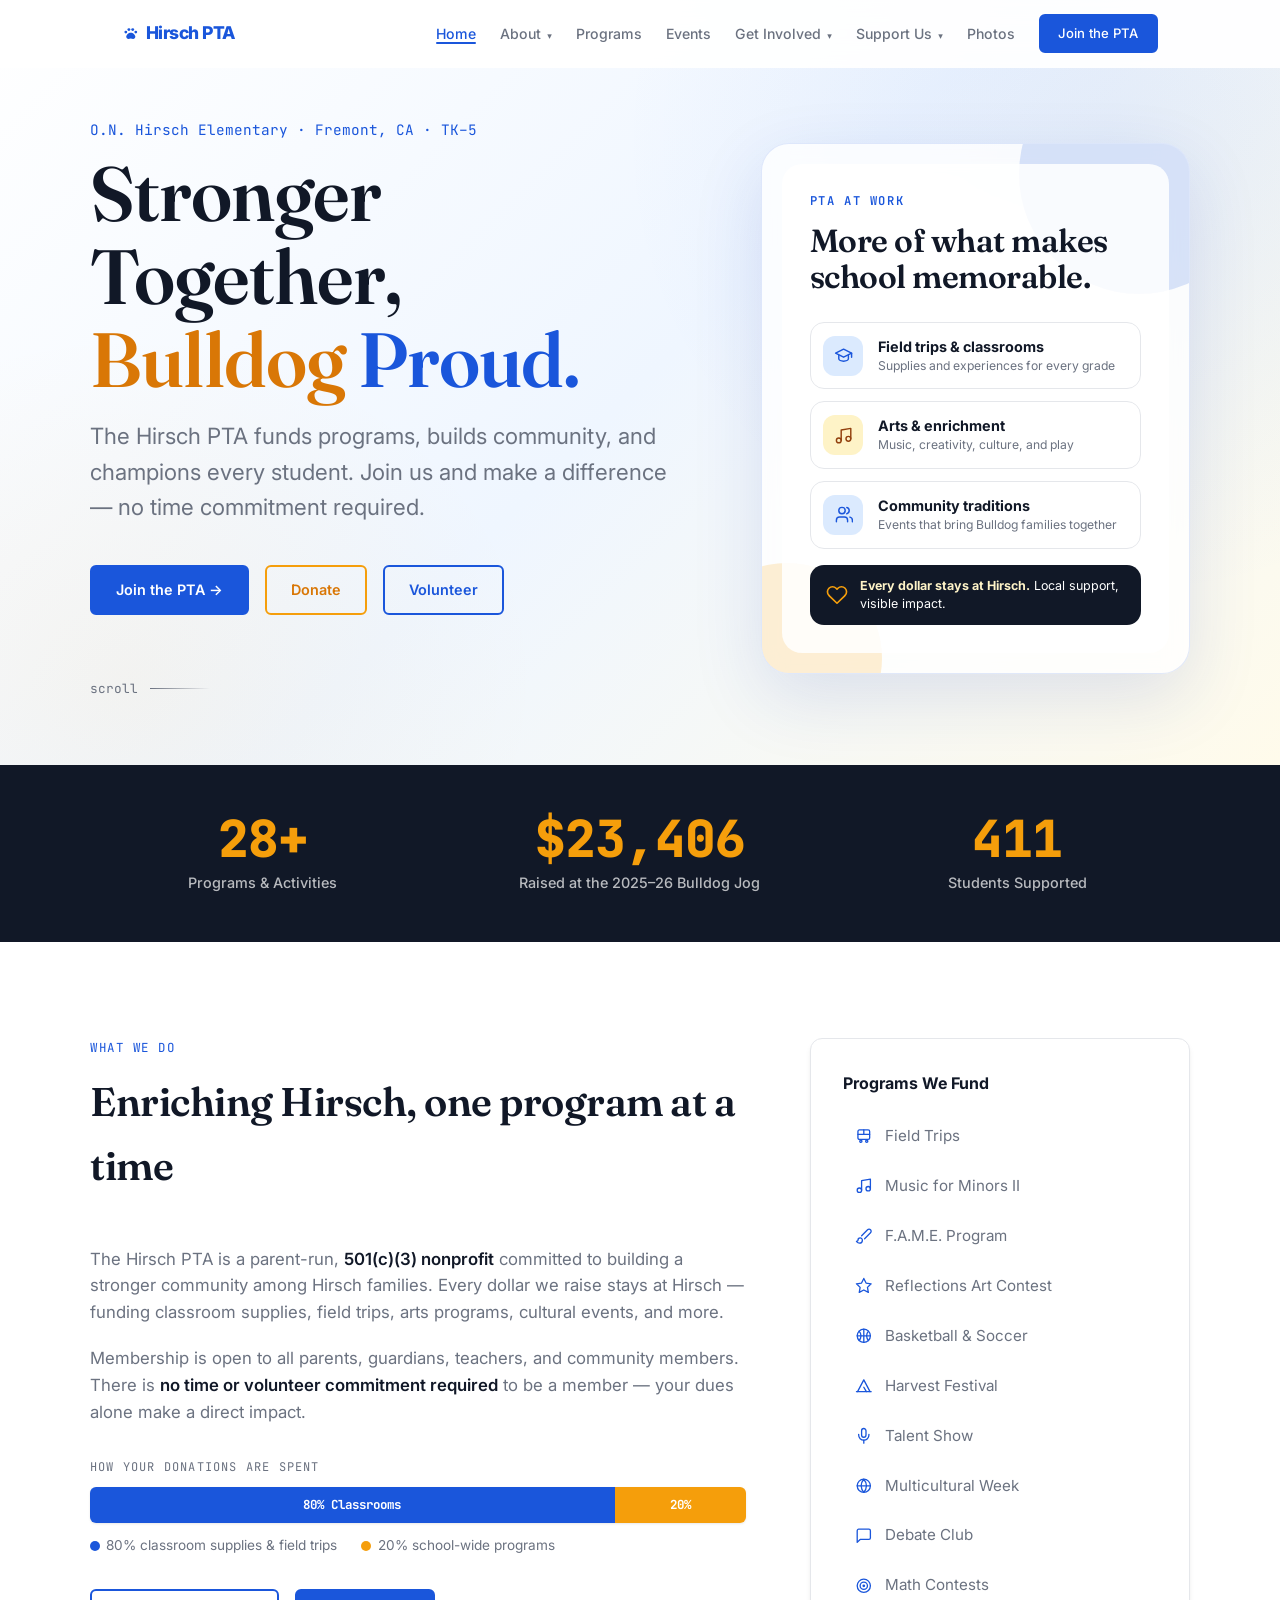
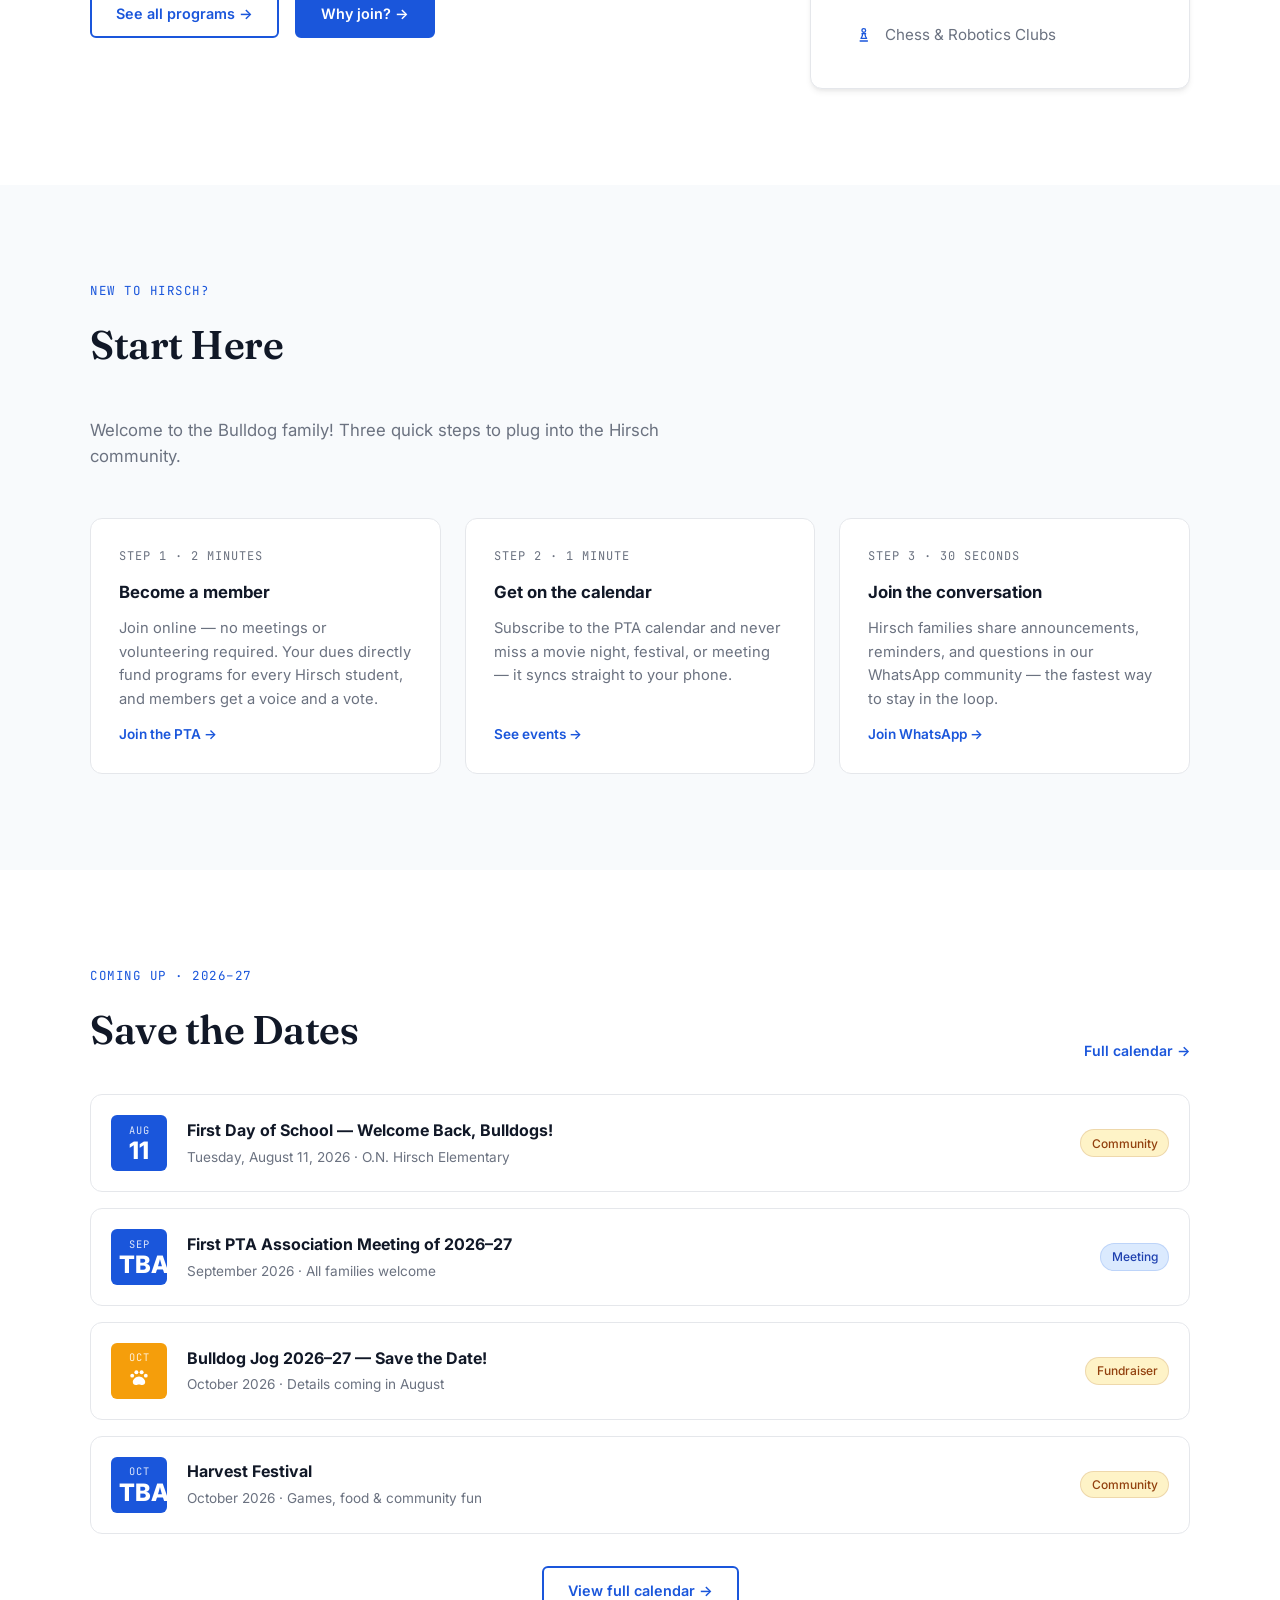
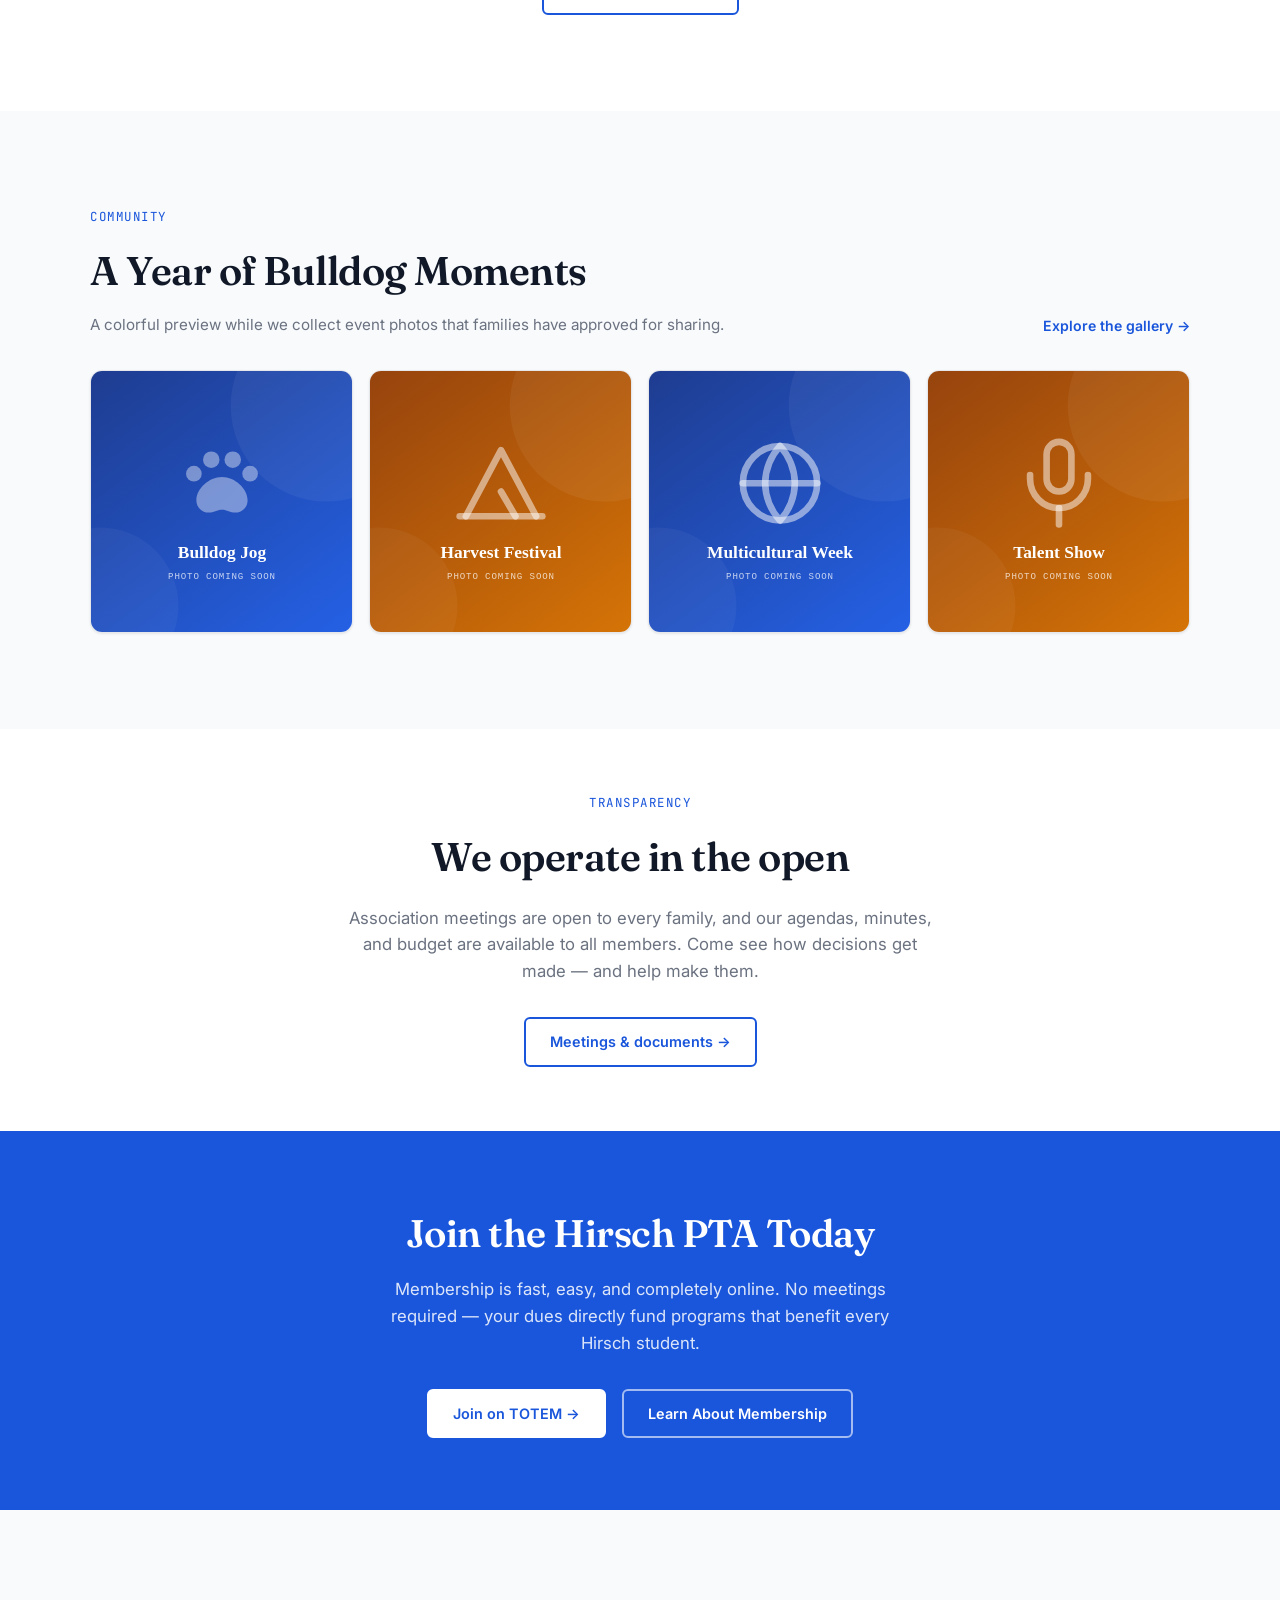
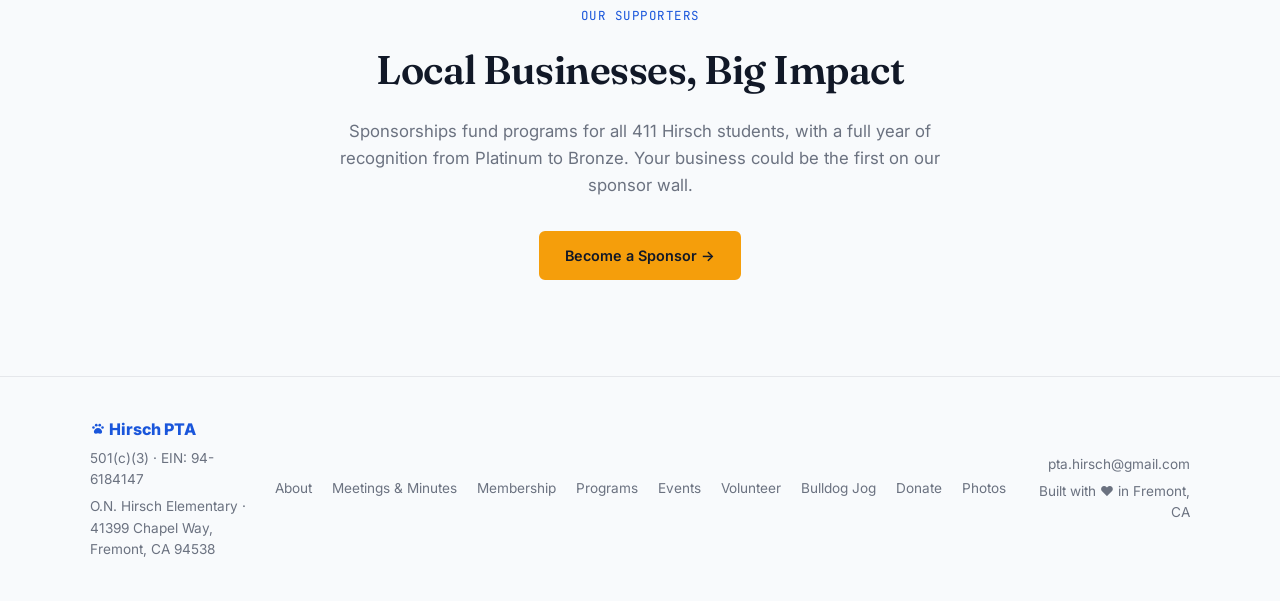
<file: index.html>
<!DOCTYPE html>
<html lang="en">
<head>
  <meta charset="UTF-8" />
  <meta name="viewport" content="width=device-width, initial-scale=1.0" />
  <title>Hirsch Elementary PTA – Fremont, CA</title>
  <meta name="description" content="O.N. Hirsch Elementary PTA — building community, funding programs, and supporting 411 students in Fremont, CA. Join today." />
  <meta property="og:title" content="Hirsch Elementary PTA" />
  <meta property="og:description" content="Building community at O.N. Hirsch Elementary. Join the PTA, donate, or volunteer." />
  <meta property="og:type" content="website" />
  <meta property="og:url" content="https://hirschpta.org/" />
  <meta property="og:image" content="https://hirschpta.org/assets/og.png" />
  <meta property="og:image:width" content="1729" />
  <meta property="og:image:height" content="910" />
  <meta property="og:image:alt" content="Hirsch PTA — Stronger Together, Bulldog Proud." />
  <meta name="twitter:card" content="summary_large_image" />
  <link rel="icon" href="assets/favicon.svg" type="image/svg+xml" />
  <link rel="preconnect" href="https://fonts.googleapis.com" />
  <link rel="preconnect" href="https://fonts.gstatic.com" crossorigin />
  <link href="https://fonts.googleapis.com/css2?family=Fraunces:opsz,wght@9..144,600..700&family=Inter:wght@300;400;500;600;700;800&family=JetBrains+Mono:wght@400;500&display=swap" rel="stylesheet" />
  <link rel="stylesheet" href="css/styles.css?v=20260724" />
  <script type="application/ld+json">
  {
    "@context": "https://schema.org",
    "@type": "NGO",
    "name": "O.N. Hirsch Elementary PTA",
    "alternateName": "Hirsch PTA",
    "url": "https://hirschpta.org/",
    "email": "pta.hirsch@gmail.com",
    "description": "Parent-run 501(c)(3) nonprofit supporting students at O.N. Hirsch Elementary in Fremont, CA.",
    "taxID": "94-6184147",
    "address": {
      "@type": "PostalAddress",
      "streetAddress": "41399 Chapel Way",
      "addressLocality": "Fremont",
      "addressRegion": "CA",
      "postalCode": "94538",
      "addressCountry": "US"
    }
  }
  </script>
</head>
<body data-page="home">

  <a class="skip-link" href="#main">Skip to content</a>

  <div data-nav></div>

  <!-- HERO -->
  <section class="hero" id="hero" tabindex="-1"><span id="main"></span>
    <div class="hero-inner">
      <div class="hero-copy">
        <p class="hero-eyebrow">O.N. Hirsch Elementary &middot; Fremont, CA &middot; TK–5</p>
        <h1 class="hero-title">
          Stronger Together,<br>
          <span class="highlight-gold">Bulldog</span> <span class="highlight">Proud.</span>
        </h1>
        <p class="hero-sub">
          The Hirsch PTA funds programs, builds community, and champions every student.
          Join us and make a difference — no time commitment required.
        </p>
        <div class="hero-cta">
          <a href="/membership" class="btn btn-primary">Join the PTA &rarr;</a>
          <a href="/donate" class="btn btn-gold-outline">Donate</a>
          <a href="/volunteer" class="btn btn-outline">Volunteer</a>
        </div>
        <div class="hero-scroll-hint">
          <span>scroll</span>
          <div class="scroll-line"></div>
        </div>
      </div>
      <aside class="hero-impact-card" aria-label="How the Hirsch PTA helps">
        <div class="hero-impact-orbit hero-impact-orbit-blue"></div>
        <div class="hero-impact-orbit hero-impact-orbit-gold"></div>
        <div class="hero-impact-content">
          <p class="hero-impact-eyebrow">PTA at work</p>
          <h2 class="hero-impact-title">More of what makes school memorable.</h2>
          <ul class="hero-impact-list">
            <li>
              <span class="hero-impact-icon"><svg class="icon" aria-hidden="true"><use href="#i-grad"/></svg></span>
              <span><strong>Field trips &amp; classrooms</strong><small>Supplies and experiences for every grade</small></span>
            </li>
            <li>
              <span class="hero-impact-icon hero-impact-icon-gold"><svg class="icon" aria-hidden="true"><use href="#i-music"/></svg></span>
              <span><strong>Arts &amp; enrichment</strong><small>Music, creativity, culture, and play</small></span>
            </li>
            <li>
              <span class="hero-impact-icon"><svg class="icon" aria-hidden="true"><use href="#i-users"/></svg></span>
              <span><strong>Community traditions</strong><small>Events that bring Bulldog families together</small></span>
            </li>
          </ul>
          <div class="hero-impact-note">
            <svg class="icon" aria-hidden="true"><use href="#i-heart"/></svg>
            <span><strong>Every dollar stays at Hirsch.</strong> Local support, visible impact.</span>
          </div>
        </div>
      </aside>
    </div>
    <div class="hero-bg-accent"></div>
    <div class="hero-bg-gold"></div>
  </section>

  <!-- IMPACT BAR -->
  <div class="impact-bar">
    <div class="container">
      <div class="stat-item">
        <div class="stat-number">28+</div>
        <div class="stat-label">Programs &amp; Activities</div>
      </div>
      <div class="stat-item">
        <div class="stat-number">$23,406</div>
        <div class="stat-label">Raised at the 2025–26 Bulldog Jog</div>
      </div>
      <div class="stat-item">
        <div class="stat-number">411</div>
        <div class="stat-label">Students Supported</div>
      </div>
    </div>
  </div>

  <!-- WHAT WE DO -->
  <section class="section" id="about">
    <div class="container">
      <div class="what-grid">
        <div class="what-text">
          <div class="section-label">What We Do</div>
          <h2 class="section-title">Enriching Hirsch, one program at a time</h2>
          <p>
            The Hirsch PTA is a parent-run, <strong>501(c)(3) nonprofit</strong> committed to building a
            stronger community among Hirsch families. Every dollar we raise stays at Hirsch — funding
            classroom supplies, field trips, arts programs, cultural events, and more.
          </p>
          <p>
            Membership is open to all parents, guardians, teachers, and community members. There is
            <strong>no time or volunteer commitment required</strong> to be a member — your dues alone
            make a direct impact.
          </p>
          <div class="fund-bar-wrap">
            <div class="fund-bar-label">How your donations are spent</div>
            <div class="fund-bar">
              <div class="fund-bar-segment fund-bar-classroom">80% Classrooms</div>
              <div class="fund-bar-segment fund-bar-programs">20%</div>
            </div>
            <div class="fund-bar-legend">
              <span><span class="fund-dot fund-dot-blue"></span> 80% classroom supplies &amp; field trips</span>
              <span><span class="fund-dot fund-dot-gold"></span> 20% school-wide programs</span>
            </div>
          </div>
          <div style="margin-top:2rem; display:flex; gap:1rem; flex-wrap:wrap;">
            <a href="/programs" class="btn btn-outline">See all programs &rarr;</a>
            <a href="/membership" class="btn btn-primary">Why join? &rarr;</a>
          </div>
        </div>
        <div class="what-sidebar">
          <div class="sidebar-title">Programs We Fund</div>
          <div class="program-highlights">
            <div class="program-highlight-item"><span class="program-highlight-icon"><svg class="icon" aria-hidden="true"><use href="#i-bus"/></svg></span> Field Trips</div>
            <div class="program-highlight-item"><span class="program-highlight-icon"><svg class="icon" aria-hidden="true"><use href="#i-music"/></svg></span> Music for Minors II</div>
            <div class="program-highlight-item"><span class="program-highlight-icon"><svg class="icon" aria-hidden="true"><use href="#i-brush"/></svg></span> F.A.M.E. Program</div>
            <div class="program-highlight-item"><span class="program-highlight-icon"><svg class="icon" aria-hidden="true"><use href="#i-star"/></svg></span> Reflections Art Contest</div>
            <div class="program-highlight-item"><span class="program-highlight-icon"><svg class="icon" aria-hidden="true"><use href="#i-basketball"/></svg></span> Basketball &amp; Soccer</div>
            <div class="program-highlight-item"><span class="program-highlight-icon"><svg class="icon" aria-hidden="true"><use href="#i-tent"/></svg></span> Harvest Festival</div>
            <div class="program-highlight-item"><span class="program-highlight-icon"><svg class="icon" aria-hidden="true"><use href="#i-mic"/></svg></span> Talent Show</div>
            <div class="program-highlight-item"><span class="program-highlight-icon"><svg class="icon" aria-hidden="true"><use href="#i-globe"/></svg></span> Multicultural Week</div>
            <div class="program-highlight-item"><span class="program-highlight-icon"><svg class="icon" aria-hidden="true"><use href="#i-message"/></svg></span> Debate Club</div>
            <div class="program-highlight-item"><span class="program-highlight-icon"><svg class="icon" aria-hidden="true"><use href="#i-target"/></svg></span> Math Contests</div>
            <div class="program-highlight-item"><span class="program-highlight-icon"><svg class="icon" aria-hidden="true"><use href="#i-chess"/></svg></span> Chess &amp; Robotics Clubs</div>
          </div>
        </div>
      </div>
    </div>
  </section>

  <!-- NEW FAMILIES -->
  <section class="section section-alt" id="start-here">
    <div class="container">
      <div class="section-label">New to Hirsch?</div>
      <h2 class="section-title">Start Here</h2>
      <p class="section-subtitle">Welcome to the Bulldog family! Three quick steps to plug into the Hirsch community.</p>
      <div class="news-grid">
        <div class="news-card">
          <span class="news-date">Step 1 &middot; 2 minutes</span>
          <h3 class="news-title">Become a member</h3>
          <p class="news-excerpt">Join online — no meetings or volunteering required. Your dues directly fund programs for every Hirsch student, and members get a voice and a vote.</p>
          <a href="/membership" class="news-link">Join the PTA &rarr;</a>
        </div>
        <div class="news-card">
          <span class="news-date">Step 2 &middot; 1 minute</span>
          <h3 class="news-title">Get on the calendar</h3>
          <p class="news-excerpt">Subscribe to the PTA calendar and never miss a movie night, festival, or meeting — it syncs straight to your phone.</p>
          <a href="/events" class="news-link">See events &rarr;</a>
        </div>
        <div class="news-card">
          <span class="news-date">Step 3 &middot; 30 seconds</span>
          <h3 class="news-title">Join the conversation</h3>
          <p class="news-excerpt">Hirsch families share announcements, reminders, and questions in our WhatsApp community — the fastest way to stay in the loop.</p>
          <a href="https://chat.whatsapp.com/FNg6wn9coPvFLiYN0dNNEo?mode=ac_t" target="_blank" rel="noopener" class="news-link">Join WhatsApp &rarr;</a>
        </div>
      </div>
    </div>
  </section>

  <!-- UPCOMING EVENTS PREVIEW -->
  <section class="section" id="events-preview">
    <div class="container">
      <div class="section-header">
        <div>
          <div class="section-label">Coming Up &middot; 2026–27</div>
          <h2 class="section-title" style="margin-bottom:0">Save the Dates</h2>
        </div>
        <a href="/events" class="view-all">Full calendar &rarr;</a>
      </div>
      <div class="events-preview">
        <div class="event-item">
          <div class="event-date-badge">
            <div class="event-date-month">Aug</div>
            <div class="event-date-day">11</div>
          </div>
          <div class="event-info">
            <div class="event-name">First Day of School — Welcome Back, Bulldogs!</div>
            <div class="event-meta">Tuesday, August 11, 2026 &middot; O.N. Hirsch Elementary</div>
          </div>
          <span class="tag tag-community">Community</span>
        </div>
        <div class="event-item">
          <div class="event-date-badge">
            <div class="event-date-month">Sep</div>
            <div class="event-date-day">TBA</div>
          </div>
          <div class="event-info">
            <div class="event-name">First PTA Association Meeting of 2026–27</div>
            <div class="event-meta">September 2026 &middot; All families welcome</div>
          </div>
          <span class="tag">Meeting</span>
        </div>
        <div class="event-item">
          <div class="event-date-badge" style="background:var(--gold)">
            <div class="event-date-month">Oct</div>
            <div class="event-date-day"><svg class="icon" aria-hidden="true"><use href="#i-paw"/></svg></div>
          </div>
          <div class="event-info">
            <div class="event-name">Bulldog Jog 2026–27 — Save the Date!</div>
            <div class="event-meta">October 2026 &middot; Details coming in August</div>
          </div>
          <span class="tag tag-community">Fundraiser</span>
        </div>
        <div class="event-item">
          <div class="event-date-badge">
            <div class="event-date-month">Oct</div>
            <div class="event-date-day">TBA</div>
          </div>
          <div class="event-info">
            <div class="event-name">Harvest Festival</div>
            <div class="event-meta">October 2026 &middot; Games, food &amp; community fun</div>
          </div>
          <span class="tag tag-community">Community</span>
        </div>
      </div>
      <div style="margin-top:2rem; text-align:center;">
        <a href="/events" class="btn btn-outline">View full calendar &rarr;</a>
      </div>
    </div>
  </section>

  <!-- PHOTO TEASER -->
  <section class="section section-alt" id="photos-preview">
    <div class="container">
      <div class="section-header">
        <div>
          <div class="section-label">Community</div>
          <h2 class="section-title" style="margin-bottom:0">A Year of Bulldog Moments</h2>
          <p class="section-header-note">A colorful preview while we collect event photos that families have approved for sharing.</p>
        </div>
        <a href="/gallery" class="view-all">Explore the gallery &rarr;</a>
      </div>
      <div class="photo-teaser-grid">
        <a class="gallery-item" href="/gallery">
          <img src="assets/gallery/bulldog-jog-1.svg" alt="Bulldog Jog illustration" loading="lazy">
          <span class="gallery-item-caption">Bulldog Jog</span>
        </a>
        <a class="gallery-item" href="/gallery">
          <img src="assets/gallery/harvest-1.svg" alt="Harvest Festival illustration" loading="lazy">
          <span class="gallery-item-caption">Harvest Festival</span>
        </a>
        <a class="gallery-item" href="/gallery">
          <img src="assets/gallery/multicultural-1.svg" alt="Multicultural Week illustration" loading="lazy">
          <span class="gallery-item-caption">Multicultural Week</span>
        </a>
        <a class="gallery-item" href="/gallery">
          <img src="assets/gallery/talent-show-1.svg" alt="Talent Show illustration" loading="lazy">
          <span class="gallery-item-caption">Talent Show</span>
        </a>
      </div>
    </div>
  </section>

  <!-- TRANSPARENCY STRIP -->
  <section class="section" id="transparency" style="padding-top:4rem; padding-bottom:4rem;">
    <div class="container" style="text-align:center;">
      <div class="section-label">Transparency</div>
      <h2 class="section-title" style="margin-bottom:1rem;">We operate in the open</h2>
      <p class="section-subtitle" style="margin:0 auto 2rem;">
        Association meetings are open to every family, and our agendas, minutes, and budget
        are available to all members. Come see how decisions get made — and help make them.
      </p>
      <a href="/meetings" class="btn btn-outline">Meetings &amp; documents &rarr;</a>
    </div>
  </section>

  <!-- JOIN CTA -->
  <div class="cta-band">
    <div class="container">
      <h2>Join the Hirsch PTA Today</h2>
      <p>
        Membership is fast, easy, and completely online. No meetings required —
        your dues directly fund programs that benefit every Hirsch student.
      </p>
      <div class="cta-band-btns">
        <a href="https://jointotem.com/ca/fremont/o-n-hirsch-elementary-pta" target="_blank" rel="noopener" class="btn btn-white">Join on TOTEM &rarr;</a>
        <a href="/membership" class="btn btn-white-outline">Learn About Membership</a>
      </div>
    </div>
  </div>

  <!-- SPONSORS -->
  <section class="section section-alt" id="sponsors">
    <div class="container" style="text-align:center;">
      <div class="section-label">Our Supporters</div>
      <h2 class="section-title" style="margin-bottom:1rem;">Local Businesses, Big Impact</h2>
      <p class="section-subtitle" style="margin:0 auto 2rem;">
        Sponsorships fund programs for all 411 Hirsch students, with a full year of recognition
        from Platinum to Bronze. Your business could be the first on our sponsor wall.
      </p>
      <a href="/donate#sponsors" class="btn btn-gold">Become a Sponsor &rarr;</a>
    </div>
  </section>

  <div data-footer></div>

  <script src="js/layout.js?v=20260806b"></script>
  <script src="js/main.js?v=20260724"></script>
</body>
</html>
</file>
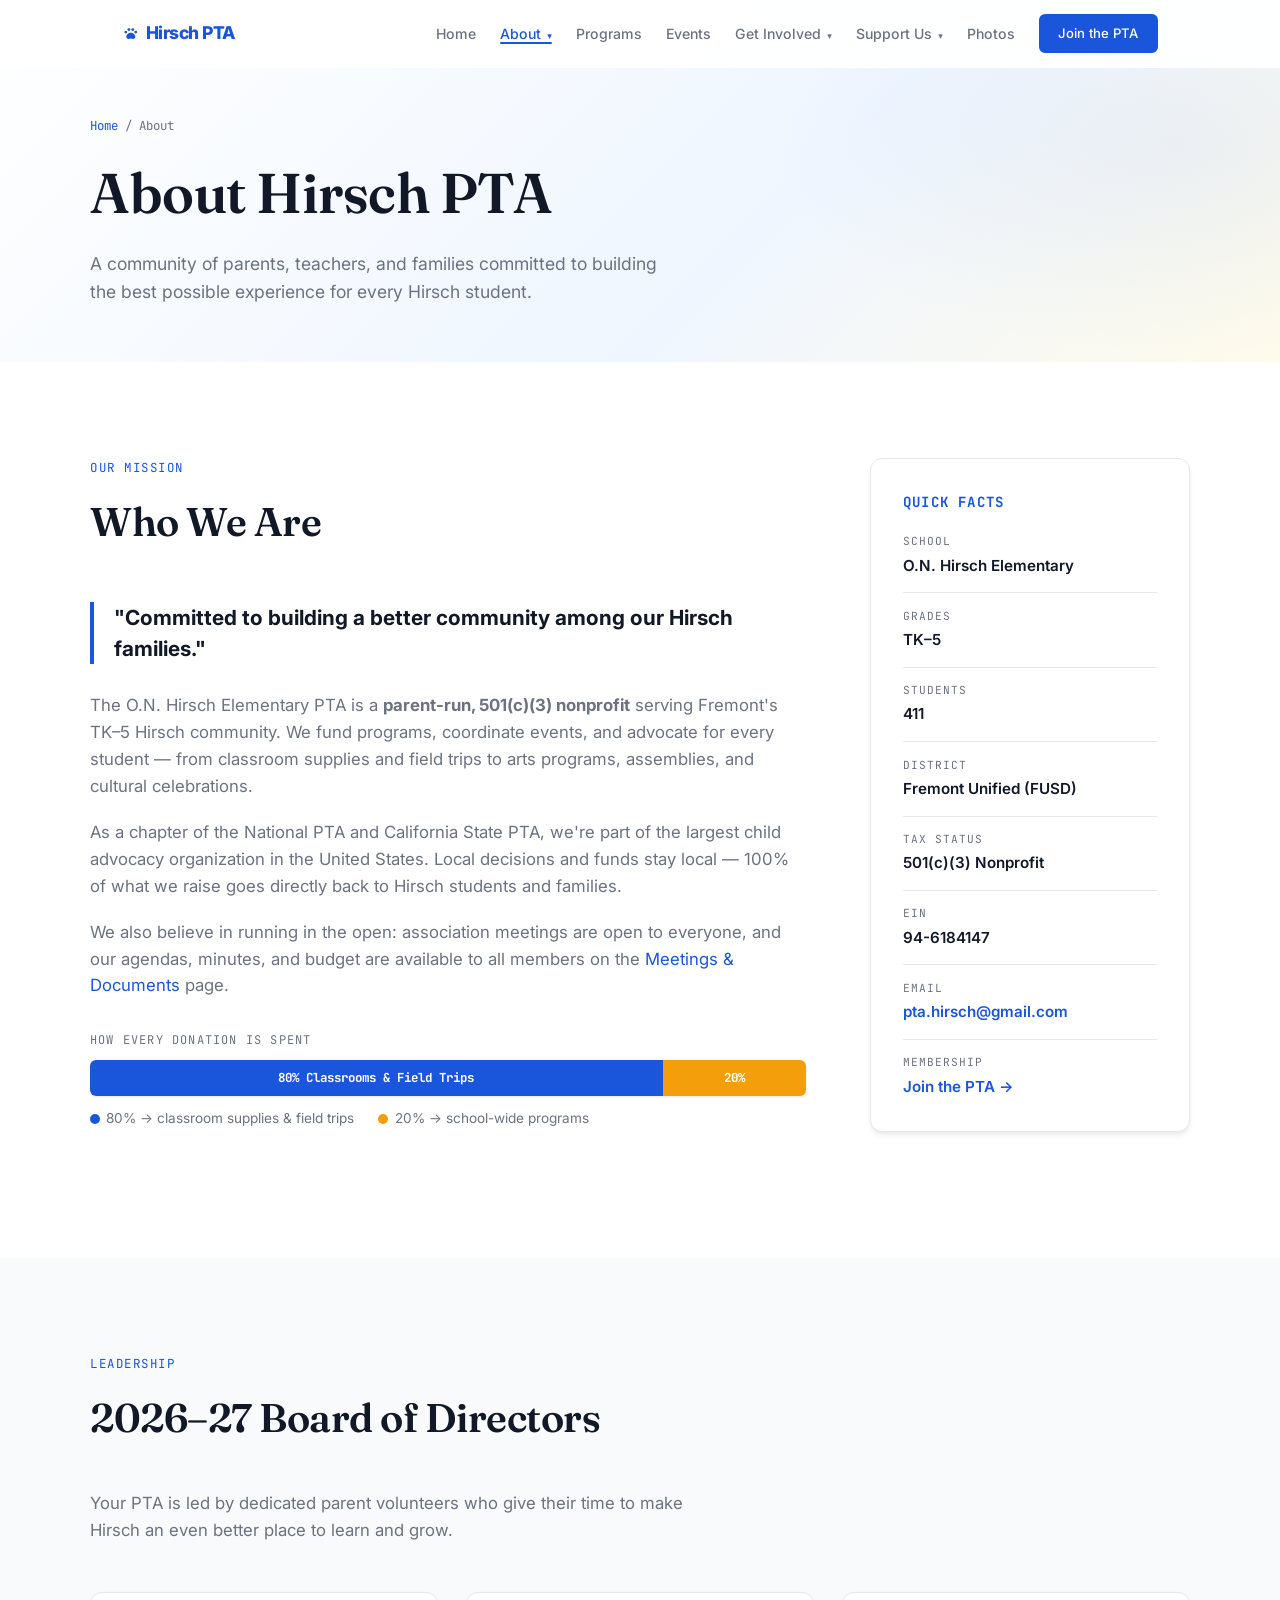
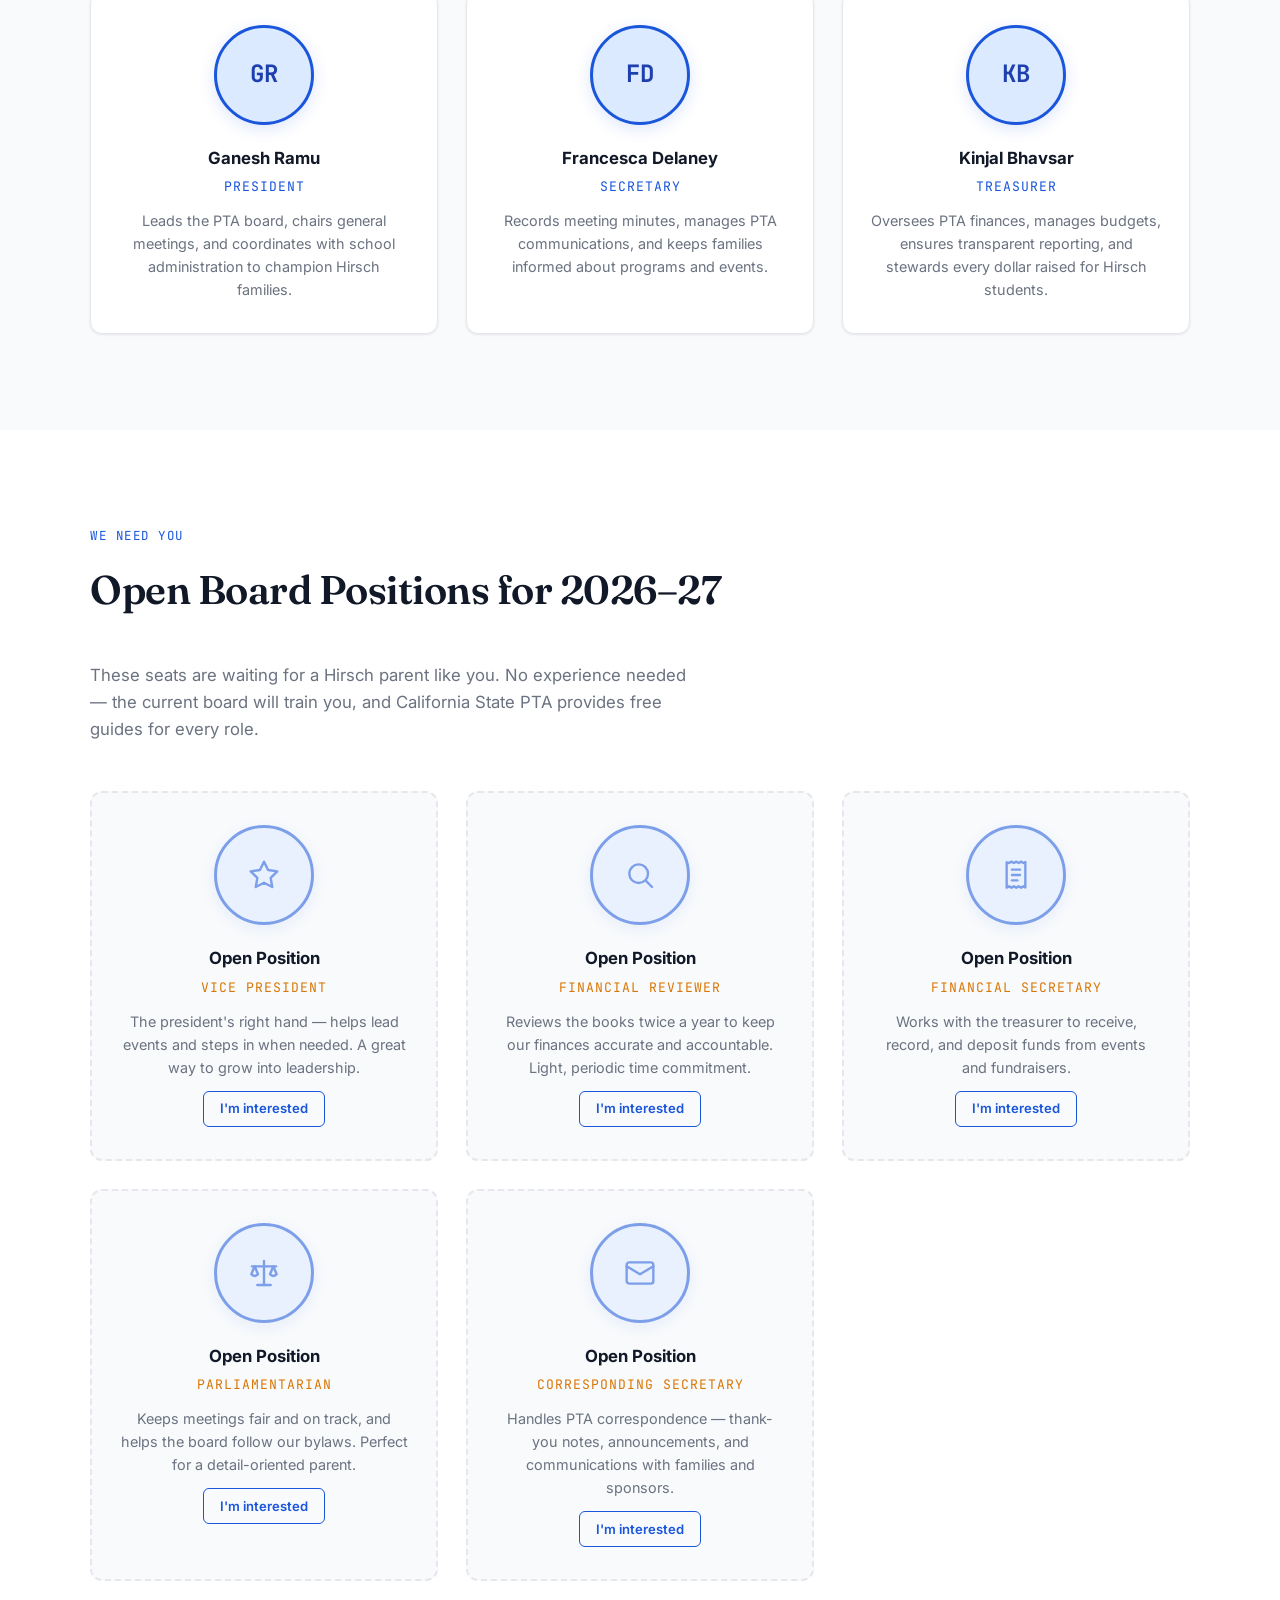
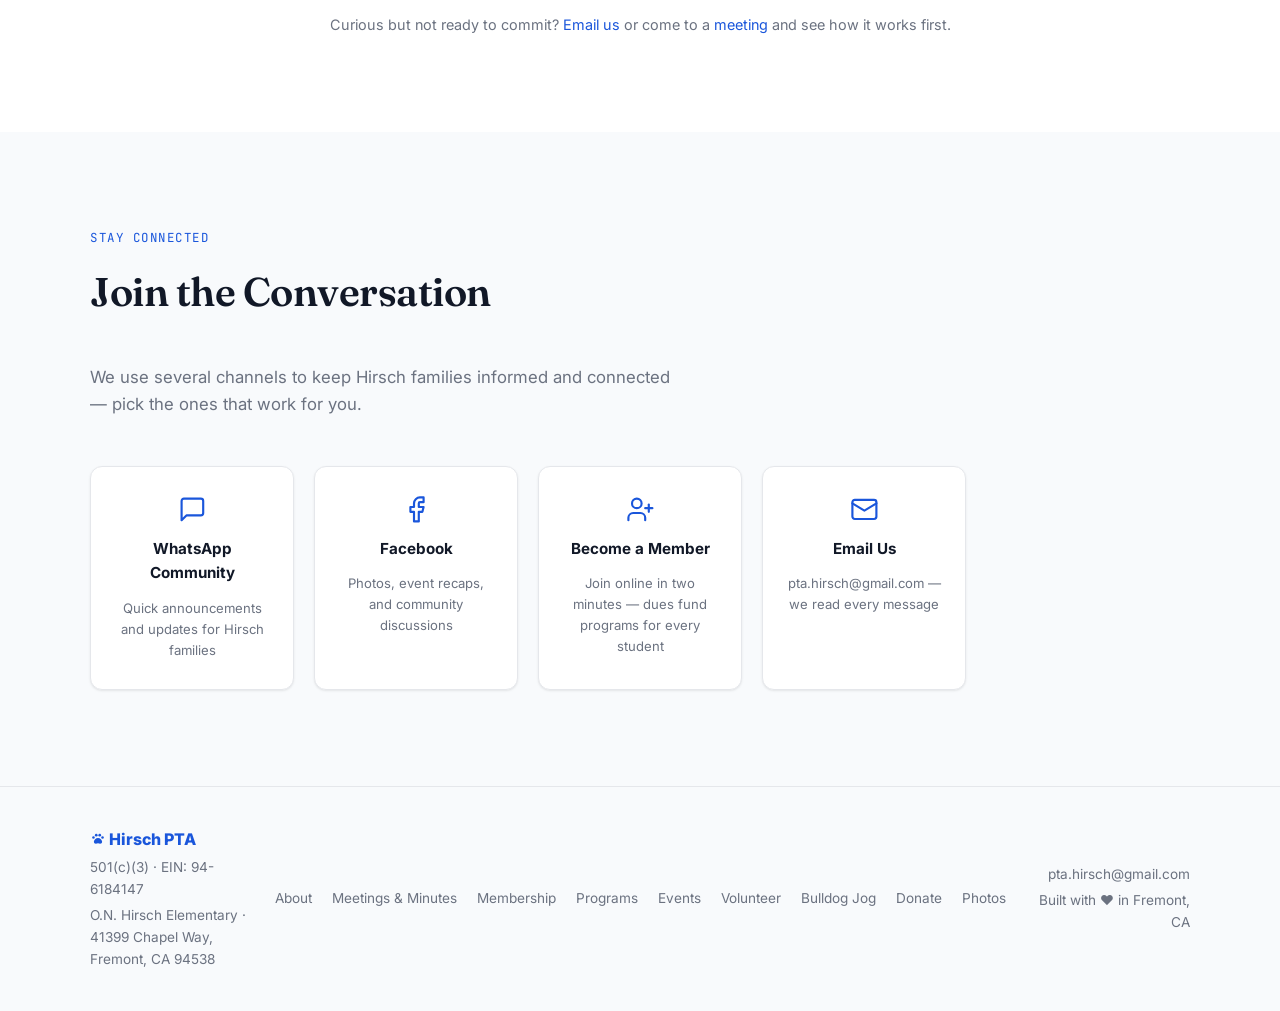
<file: about.html>
<!DOCTYPE html>
<html lang="en">
<head>
  <meta charset="UTF-8" />
  <meta name="viewport" content="width=device-width, initial-scale=1.0" />
  <title>About Us | Hirsch PTA</title>
  <meta name="description" content="Learn about the Hirsch Elementary PTA — our mission, board of directors, open positions, and how we support 411 students in Fremont, CA." />
  <meta property="og:title" content="About Hirsch PTA" />
  <meta property="og:description" content="Meet the parent-run nonprofit building community and supporting every student at O.N. Hirsch Elementary." />
  <meta property="og:type" content="website" />
  <meta property="og:url" content="https://hirschpta.org/about" />
  <meta property="og:image" content="https://hirschpta.org/assets/og.png" />
  <meta property="og:image:width" content="1729" />
  <meta property="og:image:height" content="910" />
  <meta property="og:image:alt" content="Hirsch PTA — Stronger Together, Bulldog Proud." />
  <meta name="twitter:card" content="summary_large_image" />
  <link rel="icon" href="assets/favicon.svg" type="image/svg+xml" />
  <link rel="preconnect" href="https://fonts.googleapis.com" />
  <link rel="preconnect" href="https://fonts.gstatic.com" crossorigin />
  <link href="https://fonts.googleapis.com/css2?family=Fraunces:opsz,wght@9..144,600..700&family=Inter:wght@300;400;500;600;700;800&family=JetBrains+Mono:wght@400;500&display=swap" rel="stylesheet" />
  <link rel="stylesheet" href="css/styles.css?v=20260724" />
</head>
<body data-page="about">

  <a class="skip-link" href="#main">Skip to content</a>

  <div data-nav></div>

  <!-- PAGE HERO -->
  <div class="page-hero" id="main">
    <div class="page-hero-inner">
      <div class="breadcrumb"><a href="/">Home</a> / About</div>
      <h1 class="page-hero-title">About Hirsch PTA</h1>
      <p class="page-hero-sub">A community of parents, teachers, and families committed to building the best possible experience for every Hirsch student.</p>
    </div>
  </div>

  <!-- MISSION -->
  <section class="section" id="mission">
    <div class="container">
      <div class="mission-grid">
        <div class="mission-text">
          <div class="section-label">Our Mission</div>
          <h2 class="section-title">Who We Are</h2>
          <div class="mission-quote">
            "Committed to building a better community among our Hirsch families."
          </div>
          <p>
            The O.N. Hirsch Elementary PTA is a <strong>parent-run, 501(c)(3) nonprofit</strong>
            serving Fremont's TK–5 Hirsch community. We fund programs, coordinate events, and
            advocate for every student — from classroom supplies and field trips to arts programs,
            assemblies, and cultural celebrations.
          </p>
          <p>
            As a chapter of the National PTA and California State PTA, we're part of the largest
            child advocacy organization in the United States. Local decisions and funds stay local —
            100% of what we raise goes directly back to Hirsch students and families.
          </p>
          <p>
            We also believe in running in the open: association meetings are open to everyone, and our
            agendas, minutes, and budget are available to all members on the
            <a href="/meetings" style="color:var(--accent);">Meetings &amp; Documents</a> page.
          </p>

          <div class="fund-bar-wrap" style="margin-top:2rem;">
            <div class="fund-bar-label">How every donation is spent</div>
            <div class="fund-bar">
              <div class="fund-bar-segment fund-bar-classroom">80% Classrooms &amp; Field Trips</div>
              <div class="fund-bar-segment fund-bar-programs">20%</div>
            </div>
            <div class="fund-bar-legend">
              <span><span class="fund-dot fund-dot-blue"></span> 80% &rarr; classroom supplies &amp; field trips</span>
              <span><span class="fund-dot fund-dot-gold"></span> 20% &rarr; school-wide programs</span>
            </div>
          </div>
        </div>

        <div class="facts-card">
          <div class="facts-card-title">Quick Facts</div>
          <div class="fact-item">
            <span class="fact-label">School</span>
            <span class="fact-value">O.N. Hirsch Elementary</span>
          </div>
          <div class="fact-item">
            <span class="fact-label">Grades</span>
            <span class="fact-value">TK–5</span>
          </div>
          <div class="fact-item">
            <span class="fact-label">Students</span>
            <span class="fact-value">411</span>
          </div>
          <div class="fact-item">
            <span class="fact-label">District</span>
            <span class="fact-value">Fremont Unified (FUSD)</span>
          </div>
          <div class="fact-item">
            <span class="fact-label">Tax Status</span>
            <span class="fact-value">501(c)(3) Nonprofit</span>
          </div>
          <div class="fact-item">
            <span class="fact-label">EIN</span>
            <span class="fact-value">94-6184147</span>
          </div>
          <div class="fact-item">
            <span class="fact-label">Email</span>
            <a class="fact-value fact-link" href="mailto:pta.hirsch@gmail.com">pta.hirsch@gmail.com</a>
          </div>
          <div class="fact-item">
            <span class="fact-label">Membership</span>
            <a class="fact-value fact-link" href="/membership">Join the PTA &rarr;</a>
          </div>
        </div>
      </div>
    </div>
  </section>

  <!-- BOARD -->
  <section class="section section-alt" id="board">
    <div class="container">
      <div class="section-label">Leadership</div>
      <h2 class="section-title">2026–27 Board of Directors</h2>
      <p class="section-subtitle">Your PTA is led by dedicated parent volunteers who give their time to make Hirsch an even better place to learn and grow.</p>
      <div class="board-grid">

        <div class="board-card">
          <div class="board-avatar board-avatar-mono">GR</div>
          <div class="board-name">Ganesh Ramu</div>
          <div class="board-title">President</div>
          <p class="board-bio">Leads the PTA board, chairs general meetings, and coordinates with school administration to champion Hirsch families.</p>
        </div>

        <div class="board-card">
          <div class="board-avatar board-avatar-mono">FD</div>
          <div class="board-name">Francesca Delaney</div>
          <div class="board-title">Secretary</div>
          <p class="board-bio">Records meeting minutes, manages PTA communications, and keeps families informed about programs and events.</p>
        </div>

        <div class="board-card">
          <div class="board-avatar board-avatar-mono">KB</div>
          <div class="board-name">Kinjal Bhavsar</div>
          <div class="board-title">Treasurer</div>
          <p class="board-bio">Oversees PTA finances, manages budgets, ensures transparent reporting, and stewards every dollar raised for Hirsch students.</p>
        </div>

      </div>
    </div>
  </section>

  <!-- OPEN POSITIONS -->
  <section class="section" id="open-roles">
    <div class="container">
      <div class="section-label">We Need You</div>
      <h2 class="section-title">Open Board Positions for 2026–27</h2>
      <p class="section-subtitle">
        These seats are waiting for a Hirsch parent like you. No experience needed — the current board
        will train you, and California State PTA provides free guides for every role.
      </p>
      <div class="board-grid">

        <div class="board-card board-card-open">
          <div class="board-avatar"><svg class="icon" aria-hidden="true"><use href="#i-star"/></svg></div>
          <div class="board-name">Open Position</div>
          <div class="board-title">Vice President</div>
          <p class="board-bio">The president's right hand — helps lead events and steps in when needed. A great way to grow into leadership.</p>
          <a class="btn-sm btn" style="margin-top:.75rem; display:inline-block;" href="mailto:pta.hirsch@gmail.com?subject=Interest%3A%20Vice%20President">I'm interested</a>
        </div>

        <div class="board-card board-card-open">
          <div class="board-avatar"><svg class="icon" aria-hidden="true"><use href="#i-search"/></svg></div>
          <div class="board-name">Open Position</div>
          <div class="board-title">Financial Reviewer</div>
          <p class="board-bio">Reviews the books twice a year to keep our finances accurate and accountable. Light, periodic time commitment.</p>
          <a class="btn-sm btn" style="margin-top:.75rem; display:inline-block;" href="mailto:pta.hirsch@gmail.com?subject=Interest%3A%20Financial%20Reviewer">I'm interested</a>
        </div>

        <div class="board-card board-card-open">
          <div class="board-avatar"><svg class="icon" aria-hidden="true"><use href="#i-receipt"/></svg></div>
          <div class="board-name">Open Position</div>
          <div class="board-title">Financial Secretary</div>
          <p class="board-bio">Works with the treasurer to receive, record, and deposit funds from events and fundraisers.</p>
          <a class="btn-sm btn" style="margin-top:.75rem; display:inline-block;" href="mailto:pta.hirsch@gmail.com?subject=Interest%3A%20Financial%20Secretary">I'm interested</a>
        </div>

        <div class="board-card board-card-open">
          <div class="board-avatar"><svg class="icon" aria-hidden="true"><use href="#i-scale"/></svg></div>
          <div class="board-name">Open Position</div>
          <div class="board-title">Parliamentarian</div>
          <p class="board-bio">Keeps meetings fair and on track, and helps the board follow our bylaws. Perfect for a detail-oriented parent.</p>
          <a class="btn-sm btn" style="margin-top:.75rem; display:inline-block;" href="mailto:pta.hirsch@gmail.com?subject=Interest%3A%20Parliamentarian">I'm interested</a>
        </div>

        <div class="board-card board-card-open">
          <div class="board-avatar"><svg class="icon" aria-hidden="true"><use href="#i-mail"/></svg></div>
          <div class="board-name">Open Position</div>
          <div class="board-title">Corresponding Secretary</div>
          <p class="board-bio">Handles PTA correspondence — thank-you notes, announcements, and communications with families and sponsors.</p>
          <a class="btn-sm btn" style="margin-top:.75rem; display:inline-block;" href="mailto:pta.hirsch@gmail.com?subject=Interest%3A%20Corresponding%20Secretary">I'm interested</a>
        </div>

      </div>
      <p style="margin-top:2rem; font-size:.9rem; color:var(--text-muted); text-align:center;">
        Curious but not ready to commit? <a href="mailto:pta.hirsch@gmail.com" style="color:var(--accent);">Email us</a> or
        come to a <a href="/meetings" style="color:var(--accent);">meeting</a> and see how it works first.
      </p>
    </div>
  </section>

  <!-- COMMUNITY CONNECTIONS -->
  <section class="section section-alt" id="connect">
    <div class="container">
      <div class="section-label">Stay Connected</div>
      <h2 class="section-title">Join the Conversation</h2>
      <p class="section-subtitle">We use several channels to keep Hirsch families informed and connected — pick the ones that work for you.</p>
      <div class="community-grid">
        <a href="https://chat.whatsapp.com/FNg6wn9coPvFLiYN0dNNEo?mode=ac_t" target="_blank" rel="noopener" class="community-card">
          <span class="community-icon"><svg class="icon" aria-hidden="true"><use href="#i-message"/></svg></span>
          <span class="community-name">WhatsApp Community</span>
          <span class="community-desc">Quick announcements and updates for Hirsch families</span>
        </a>
        <a href="https://www.facebook.com/pages/O.%20N.%20Hirsch%20Elementary/781161008586880/" target="_blank" rel="noopener" class="community-card">
          <span class="community-icon"><svg class="icon" aria-hidden="true"><use href="#i-facebook"/></svg></span>
          <span class="community-name">Facebook</span>
          <span class="community-desc">Photos, event recaps, and community discussions</span>
        </a>
        <a href="/membership" class="community-card">
          <span class="community-icon"><svg class="icon" aria-hidden="true"><use href="#i-user-plus"/></svg></span>
          <span class="community-name">Become a Member</span>
          <span class="community-desc">Join online in two minutes — dues fund programs for every student</span>
        </a>
        <a href="mailto:pta.hirsch@gmail.com" class="community-card">
          <span class="community-icon"><svg class="icon" aria-hidden="true"><use href="#i-mail"/></svg></span>
          <span class="community-name">Email Us</span>
          <span class="community-desc">pta.hirsch@gmail.com — we read every message</span>
        </a>
      </div>
    </div>
  </section>

  <div data-footer></div>

  <script src="js/layout.js?v=20260806b"></script>
  <script src="js/main.js?v=20260724"></script>
</body>
</html>
</file>
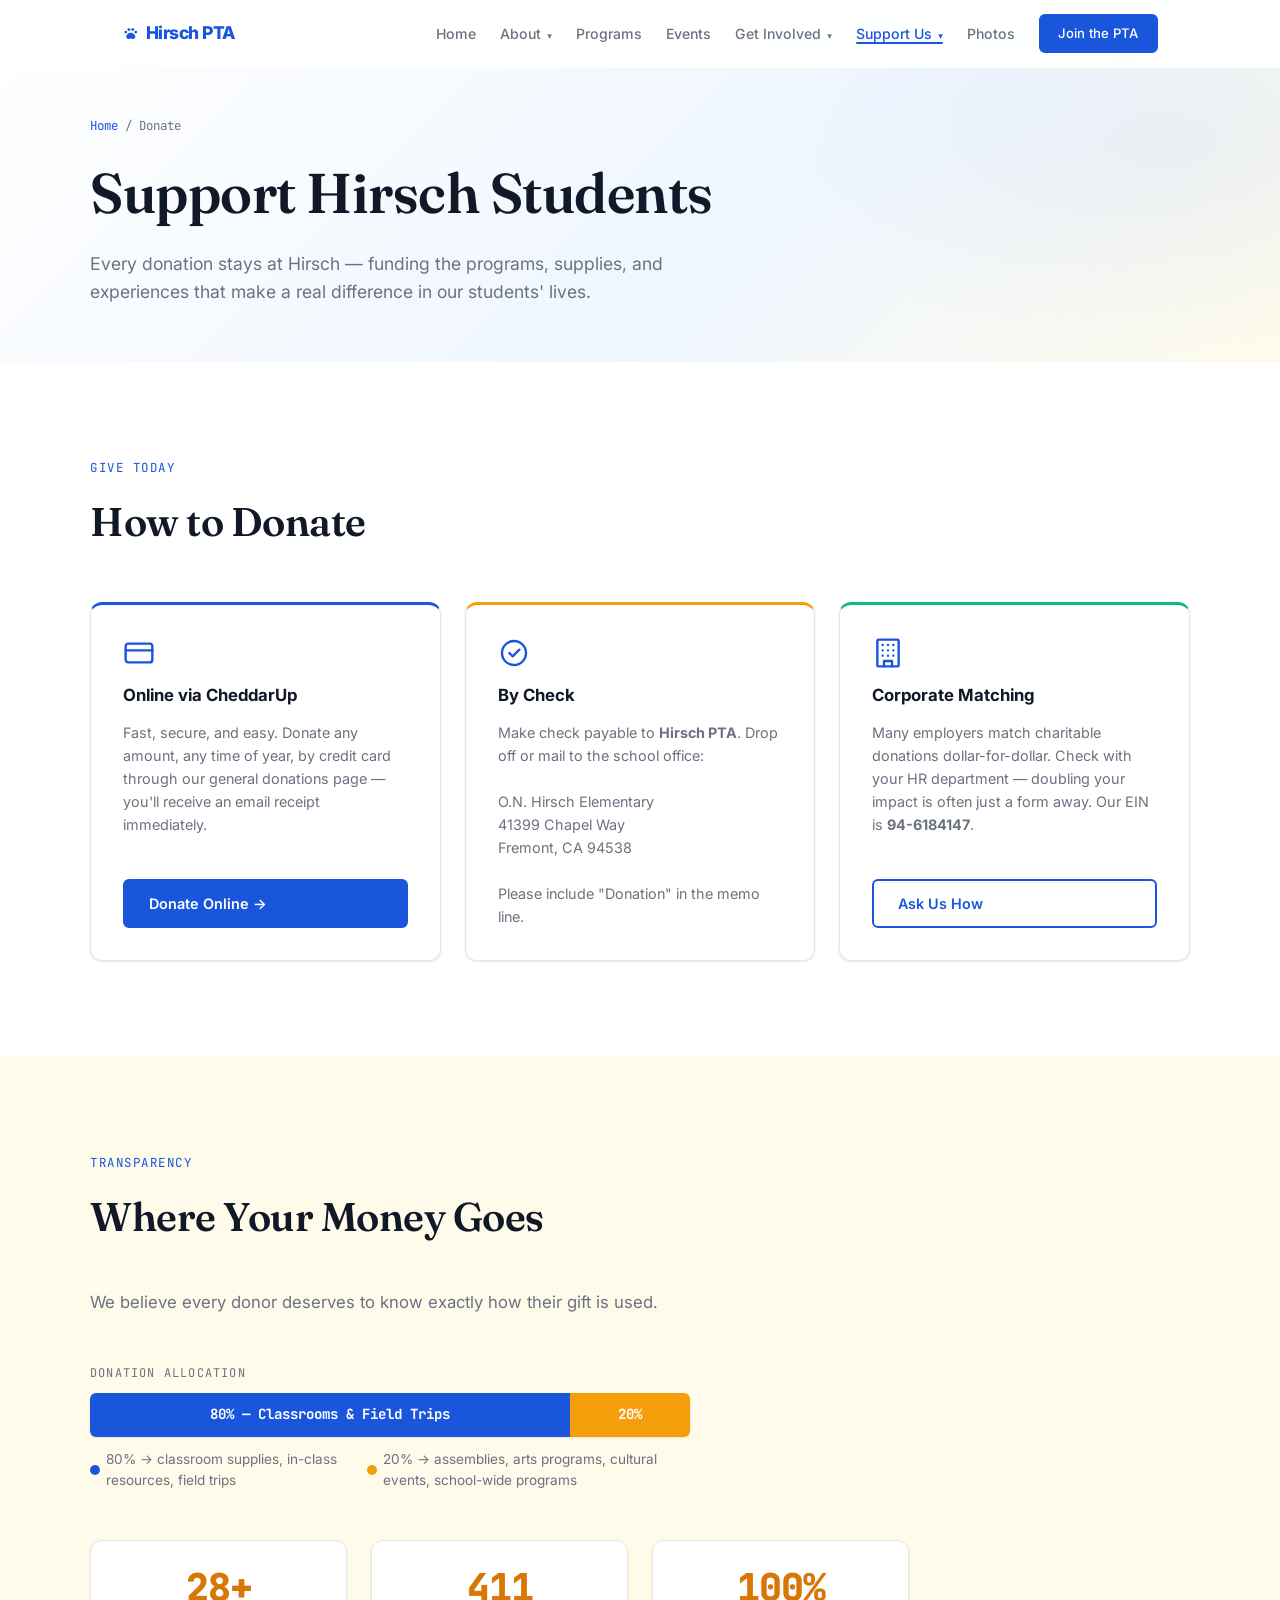
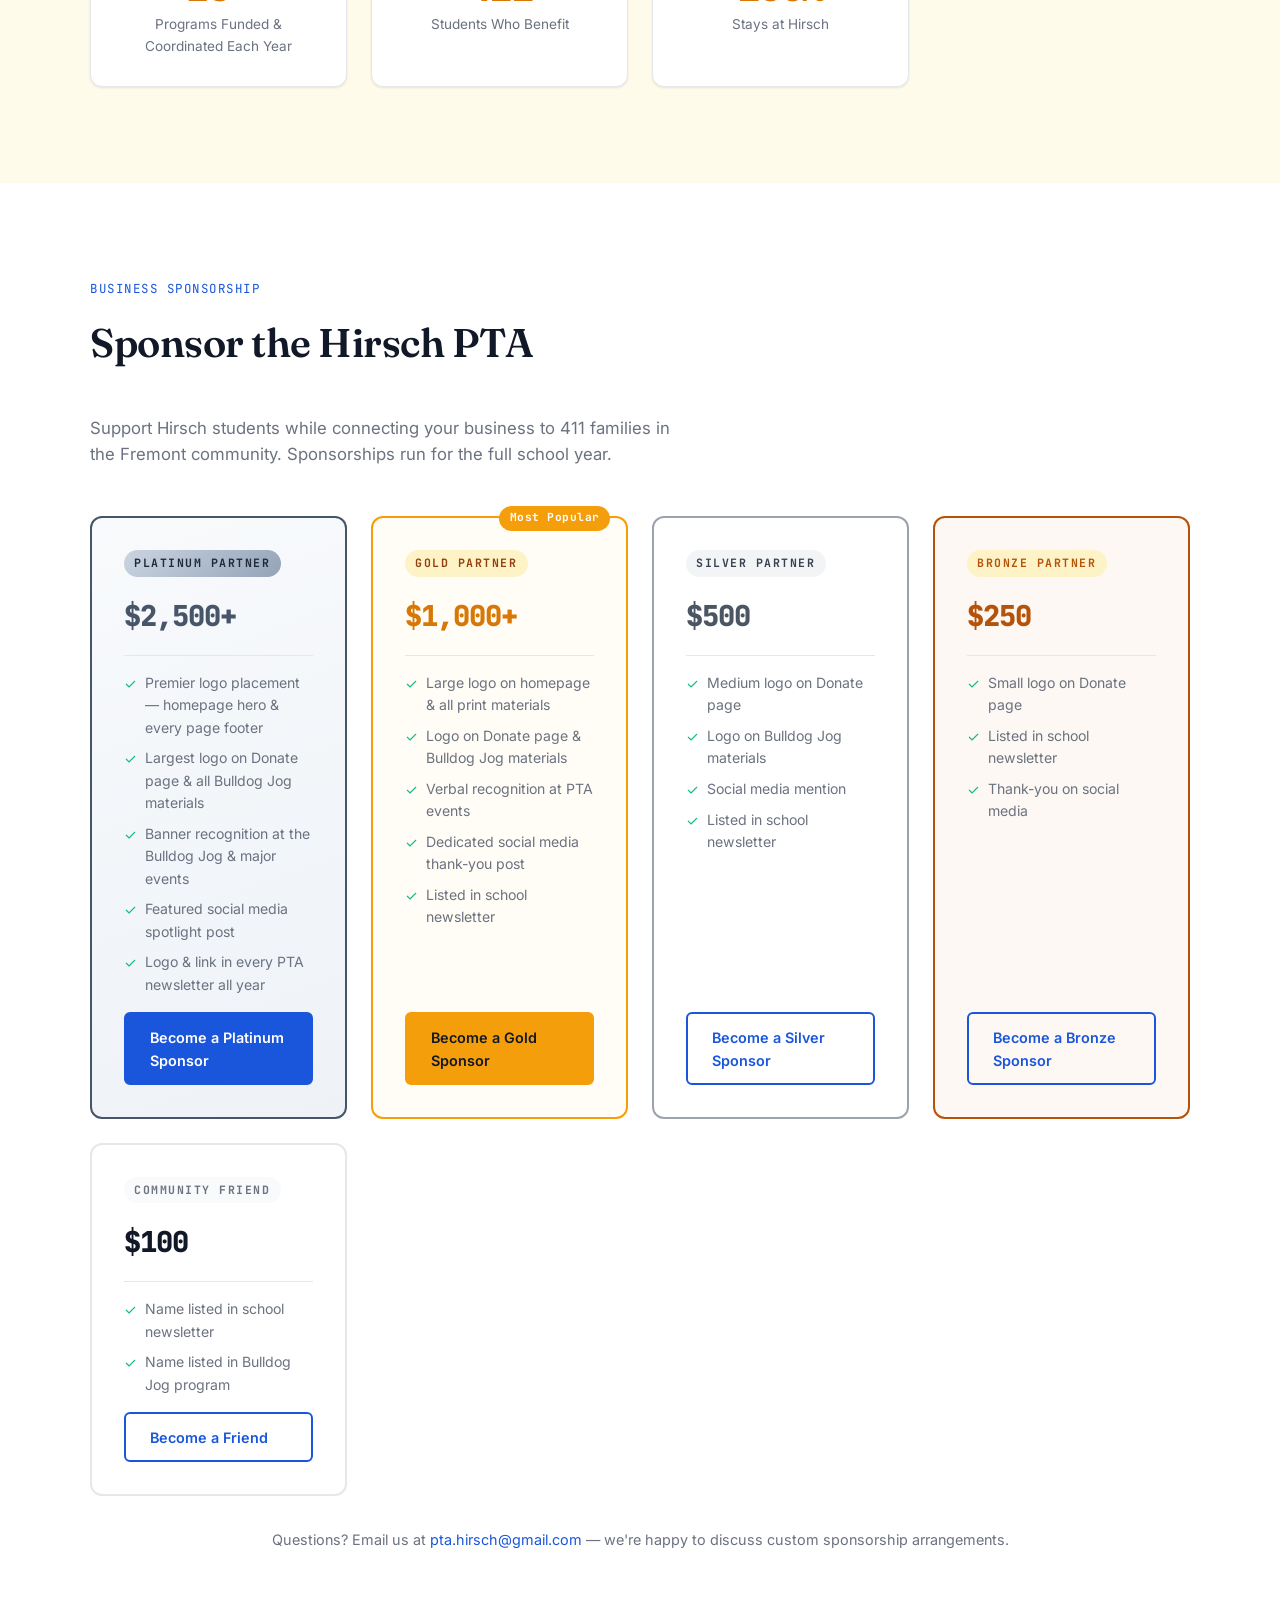
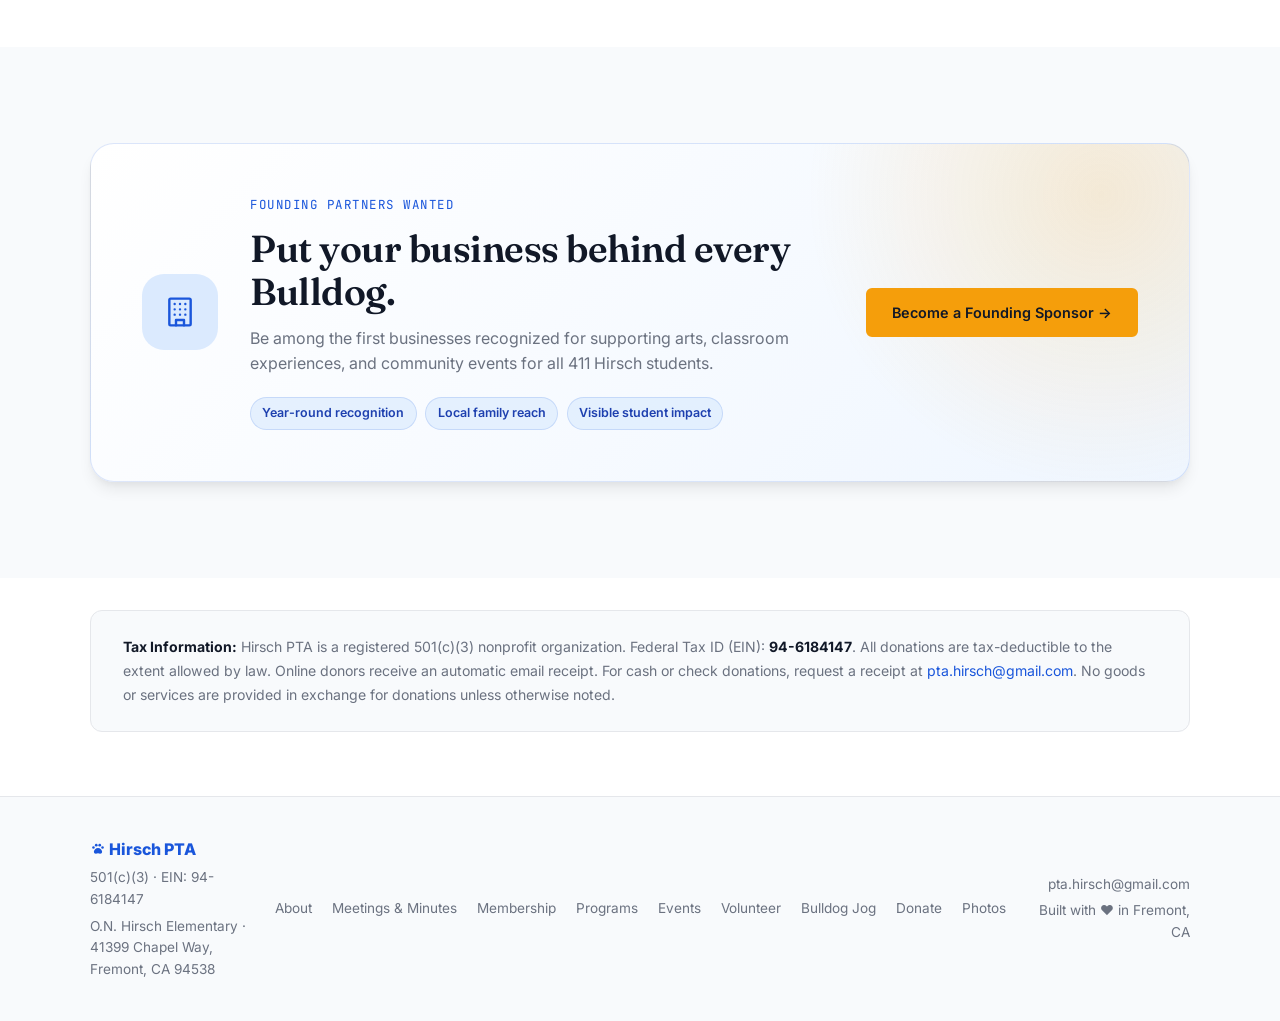
<file: donate.html>
<!DOCTYPE html>
<html lang="en">
<head>
  <meta charset="UTF-8" />
  <meta name="viewport" content="width=device-width, initial-scale=1.0" />
  <title>Donate &amp; Sponsors | Hirsch PTA</title>
  <meta name="description" content="Support Hirsch students — donate online, by check, or sponsor the PTA. 100% of donations go directly to programs and classrooms." />
  <meta property="og:title" content="Support Hirsch Students" />
  <meta property="og:description" content="Donate or sponsor the Hirsch PTA. Every dollar stays at Hirsch and supports programs, classrooms, and community events." />
  <meta property="og:type" content="website" />
  <meta property="og:url" content="https://hirschpta.org/donate" />
  <meta property="og:image" content="https://hirschpta.org/assets/og.png" />
  <meta property="og:image:width" content="1729" />
  <meta property="og:image:height" content="910" />
  <meta property="og:image:alt" content="Hirsch PTA — Stronger Together, Bulldog Proud." />
  <meta name="twitter:card" content="summary_large_image" />
  <link rel="icon" href="assets/favicon.svg" type="image/svg+xml" />
  <link rel="preconnect" href="https://fonts.googleapis.com" />
  <link rel="preconnect" href="https://fonts.gstatic.com" crossorigin />
  <link href="https://fonts.googleapis.com/css2?family=Fraunces:opsz,wght@9..144,600..700&family=Inter:wght@300;400;500;600;700;800&family=JetBrains+Mono:wght@400;500&display=swap" rel="stylesheet" />
  <link rel="stylesheet" href="css/styles.css?v=20260724" />
</head>
<body data-page="donate">

  <a class="skip-link" href="#main">Skip to content</a>

  <div data-nav></div>

  <!-- PAGE HERO -->
  <div class="page-hero" id="main">
    <div class="page-hero-inner">
      <div class="breadcrumb"><a href="/">Home</a> / Donate</div>
      <h1 class="page-hero-title">Support Hirsch Students</h1>
      <p class="page-hero-sub">Every donation stays at Hirsch — funding the programs, supplies, and experiences that make a real difference in our students' lives.</p>
    </div>
  </div>

  <!-- HOW TO DONATE -->
  <section class="section" id="donate">
    <div class="container">
      <div class="section-label">Give Today</div>
      <h2 class="section-title">How to Donate</h2>

      <div class="donate-methods">

        <div class="donate-method-card" style="border-top: 3px solid var(--accent);">
          <span class="donate-method-icon"><svg class="icon" aria-hidden="true"><use href="#i-credit-card"/></svg></span>
          <div class="donate-method-title">Online via CheddarUp</div>
          <p class="donate-method-desc">Fast, secure, and easy. Donate any amount, any time of year, by credit card through our general donations page — you'll receive an email receipt immediately.</p>
          <a href="https://general-donations-36397.cheddarup.com" target="_blank" rel="noopener" class="btn btn-primary" style="margin-top:auto;">Donate Online &rarr;</a>
        </div>

        <div class="donate-method-card" style="border-top: 3px solid var(--gold);">
          <span class="donate-method-icon"><svg class="icon" aria-hidden="true"><use href="#i-check-circle"/></svg></span>
          <div class="donate-method-title">By Check</div>
          <p class="donate-method-desc">
            Make check payable to <strong>Hirsch PTA</strong>. Drop off or mail to the school office:<br><br>
            O.N. Hirsch Elementary<br>
            41399 Chapel Way<br>
            Fremont, CA 94538<br><br>
            Please include "Donation" in the memo line.
          </p>
        </div>

        <div class="donate-method-card" style="border-top: 3px solid var(--success);">
          <span class="donate-method-icon"><svg class="icon" aria-hidden="true"><use href="#i-building"/></svg></span>
          <div class="donate-method-title">Corporate Matching</div>
          <p class="donate-method-desc">Many employers match charitable donations dollar-for-dollar. Check with your HR department — doubling your impact is often just a form away. Our EIN is <strong>94-6184147</strong>.</p>
          <a href="mailto:pta.hirsch@gmail.com?subject=Corporate%20Matching%20Question" class="btn btn-outline" style="margin-top:auto;">Ask Us How</a>
        </div>

      </div>
    </div>
  </section>

  <!-- FUND ALLOCATION -->
  <section class="section section-warm" id="impact">
    <div class="container">
      <div class="section-label">Transparency</div>
      <h2 class="section-title">Where Your Money Goes</h2>
      <p class="section-subtitle">We believe every donor deserves to know exactly how their gift is used.</p>

      <div class="fund-bar-wrap" style="max-width:600px;">
        <div class="fund-bar-label">Donation allocation</div>
        <div class="fund-bar" style="height:44px;">
          <div class="fund-bar-segment fund-bar-classroom" style="font-size:.88rem;">80% — Classrooms &amp; Field Trips</div>
          <div class="fund-bar-segment fund-bar-programs" style="font-size:.88rem;">20%</div>
        </div>
        <div class="fund-bar-legend">
          <span><span class="fund-dot fund-dot-blue"></span> 80% &rarr; classroom supplies, in-class resources, field trips</span>
          <span><span class="fund-dot fund-dot-gold"></span> 20% &rarr; assemblies, arts programs, cultural events, school-wide programs</span>
        </div>
      </div>

      <div style="margin-top:3rem; display:grid; grid-template-columns:repeat(auto-fill,minmax(220px,1fr)); gap:1.5rem;">
        <div class="result-card">
          <div class="result-number">28+</div>
          <div class="result-label">Programs Funded &amp; Coordinated Each Year</div>
        </div>
        <div class="result-card">
          <div class="result-number">411</div>
          <div class="result-label">Students Who Benefit</div>
        </div>
        <div class="result-card">
          <div class="result-number">100%</div>
          <div class="result-label">Stays at Hirsch</div>
        </div>
      </div>
    </div>
  </section>

  <!-- SPONSOR TIERS -->
  <section class="section" id="sponsors">
    <div class="container">
      <div class="section-label">Business Sponsorship</div>
      <h2 class="section-title">Sponsor the Hirsch PTA</h2>
      <p class="section-subtitle">Support Hirsch students while connecting your business to 411 families in the Fremont community. Sponsorships run for the full school year.</p>

      <div class="tier-grid">

        <div class="tier-card tier-card-platinum">
          <span class="tier-badge tier-badge-platinum">Platinum Partner</span>
          <div class="tier-amount tier-amount-platinum">$2,500+</div>
          <hr class="tier-divider" />
          <ul class="tier-benefits">
            <li class="tier-benefit"><span class="tier-check">&#10003;</span> Premier logo placement — homepage hero &amp; every page footer</li>
            <li class="tier-benefit"><span class="tier-check">&#10003;</span> Largest logo on Donate page &amp; all Bulldog Jog materials</li>
            <li class="tier-benefit"><span class="tier-check">&#10003;</span> Banner recognition at the Bulldog Jog &amp; major events</li>
            <li class="tier-benefit"><span class="tier-check">&#10003;</span> Featured social media spotlight post</li>
            <li class="tier-benefit"><span class="tier-check">&#10003;</span> Logo &amp; link in every PTA newsletter all year</li>
          </ul>
          <a href="mailto:pta.hirsch@gmail.com?subject=Platinum%20Sponsorship%20Inquiry" class="btn btn-primary">Become a Platinum Sponsor</a>
        </div>

        <div class="tier-card tier-card-gold">
          <div class="tier-featured">Most Popular</div>
          <span class="tier-badge tier-badge-gold">Gold Partner</span>
          <div class="tier-amount tier-amount-gold">$1,000+</div>
          <hr class="tier-divider" />
          <ul class="tier-benefits">
            <li class="tier-benefit"><span class="tier-check">&#10003;</span> Large logo on homepage &amp; all print materials</li>
            <li class="tier-benefit"><span class="tier-check">&#10003;</span> Logo on Donate page &amp; Bulldog Jog materials</li>
            <li class="tier-benefit"><span class="tier-check">&#10003;</span> Verbal recognition at PTA events</li>
            <li class="tier-benefit"><span class="tier-check">&#10003;</span> Dedicated social media thank-you post</li>
            <li class="tier-benefit"><span class="tier-check">&#10003;</span> Listed in school newsletter</li>
          </ul>
          <a href="mailto:pta.hirsch@gmail.com?subject=Gold%20Sponsorship%20Inquiry" class="btn btn-gold">Become a Gold Sponsor</a>
        </div>

        <div class="tier-card tier-card-silver">
          <span class="tier-badge tier-badge-silver">Silver Partner</span>
          <div class="tier-amount tier-amount-silver">$500</div>
          <hr class="tier-divider" />
          <ul class="tier-benefits">
            <li class="tier-benefit"><span class="tier-check">&#10003;</span> Medium logo on Donate page</li>
            <li class="tier-benefit"><span class="tier-check">&#10003;</span> Logo on Bulldog Jog materials</li>
            <li class="tier-benefit"><span class="tier-check">&#10003;</span> Social media mention</li>
            <li class="tier-benefit"><span class="tier-check">&#10003;</span> Listed in school newsletter</li>
          </ul>
          <a href="mailto:pta.hirsch@gmail.com?subject=Silver%20Sponsorship%20Inquiry" class="btn btn-outline">Become a Silver Sponsor</a>
        </div>

        <div class="tier-card tier-card-bronze">
          <span class="tier-badge tier-badge-bronze">Bronze Partner</span>
          <div class="tier-amount tier-amount-bronze">$250</div>
          <hr class="tier-divider" />
          <ul class="tier-benefits">
            <li class="tier-benefit"><span class="tier-check">&#10003;</span> Small logo on Donate page</li>
            <li class="tier-benefit"><span class="tier-check">&#10003;</span> Listed in school newsletter</li>
            <li class="tier-benefit"><span class="tier-check">&#10003;</span> Thank-you on social media</li>
          </ul>
          <a href="mailto:pta.hirsch@gmail.com?subject=Bronze%20Sponsorship%20Inquiry" class="btn btn-outline">Become a Bronze Sponsor</a>
        </div>

        <div class="tier-card tier-card-friend">
          <span class="tier-badge tier-badge-friend">Community Friend</span>
          <div class="tier-amount tier-amount-friend">$100</div>
          <hr class="tier-divider" />
          <ul class="tier-benefits">
            <li class="tier-benefit"><span class="tier-check">&#10003;</span> Name listed in school newsletter</li>
            <li class="tier-benefit"><span class="tier-check">&#10003;</span> Name listed in Bulldog Jog program</li>
          </ul>
          <a href="mailto:pta.hirsch@gmail.com?subject=Community%20Friend%20Sponsorship" class="btn btn-outline">Become a Friend</a>
        </div>

      </div>

      <p style="margin-top:2rem; font-size:.9rem; color:var(--text-muted); text-align:center;">
        Questions? Email us at <a href="mailto:pta.hirsch@gmail.com" style="color:var(--accent);">pta.hirsch@gmail.com</a> — we're happy to discuss custom sponsorship arrangements.
      </p>
    </div>
  </section>

  <!-- FOUNDING SPONSOR INVITATION -->
  <section class="section section-alt" id="current-sponsors">
    <div class="container">
      <div class="founding-sponsor-card">
        <div class="founding-sponsor-icon"><svg class="icon" aria-hidden="true"><use href="#i-building"/></svg></div>
        <div class="founding-sponsor-copy">
          <div class="section-label">Founding Partners Wanted</div>
          <h2 class="founding-sponsor-title">Put your business behind every Bulldog.</h2>
          <p>Be among the first businesses recognized for supporting arts, classroom experiences, and community events for all 411 Hirsch students.</p>
          <div class="founding-sponsor-benefits" aria-label="Founding sponsor benefits">
            <span>Year-round recognition</span>
            <span>Local family reach</span>
            <span>Visible student impact</span>
          </div>
        </div>
        <a href="mailto:pta.hirsch@gmail.com?subject=Founding%20Sponsorship%20Inquiry" class="btn btn-gold">Become a Founding Sponsor &rarr;</a>
      </div>
    </div>
  </section>

  <!-- TAX DISCLOSURE -->
  <section class="section" id="tax-info" style="padding-top:2rem; padding-bottom:4rem;">
    <div class="container">
      <div class="tax-block">
        <strong>Tax Information:</strong> Hirsch PTA is a registered 501(c)(3) nonprofit organization.
        Federal Tax ID (EIN): <strong>94-6184147</strong>. All donations are tax-deductible to the extent
        allowed by law. Online donors receive an automatic email receipt. For cash or check donations,
        request a receipt at <a href="mailto:pta.hirsch@gmail.com" style="color:var(--accent);">pta.hirsch@gmail.com</a>.
        No goods or services are provided in exchange for donations unless otherwise noted.
      </div>
    </div>
  </section>

  <div data-footer></div>

  <script src="js/layout.js?v=20260806b"></script>
  <script src="js/main.js?v=20260724"></script>
</body>
</html>
</file>
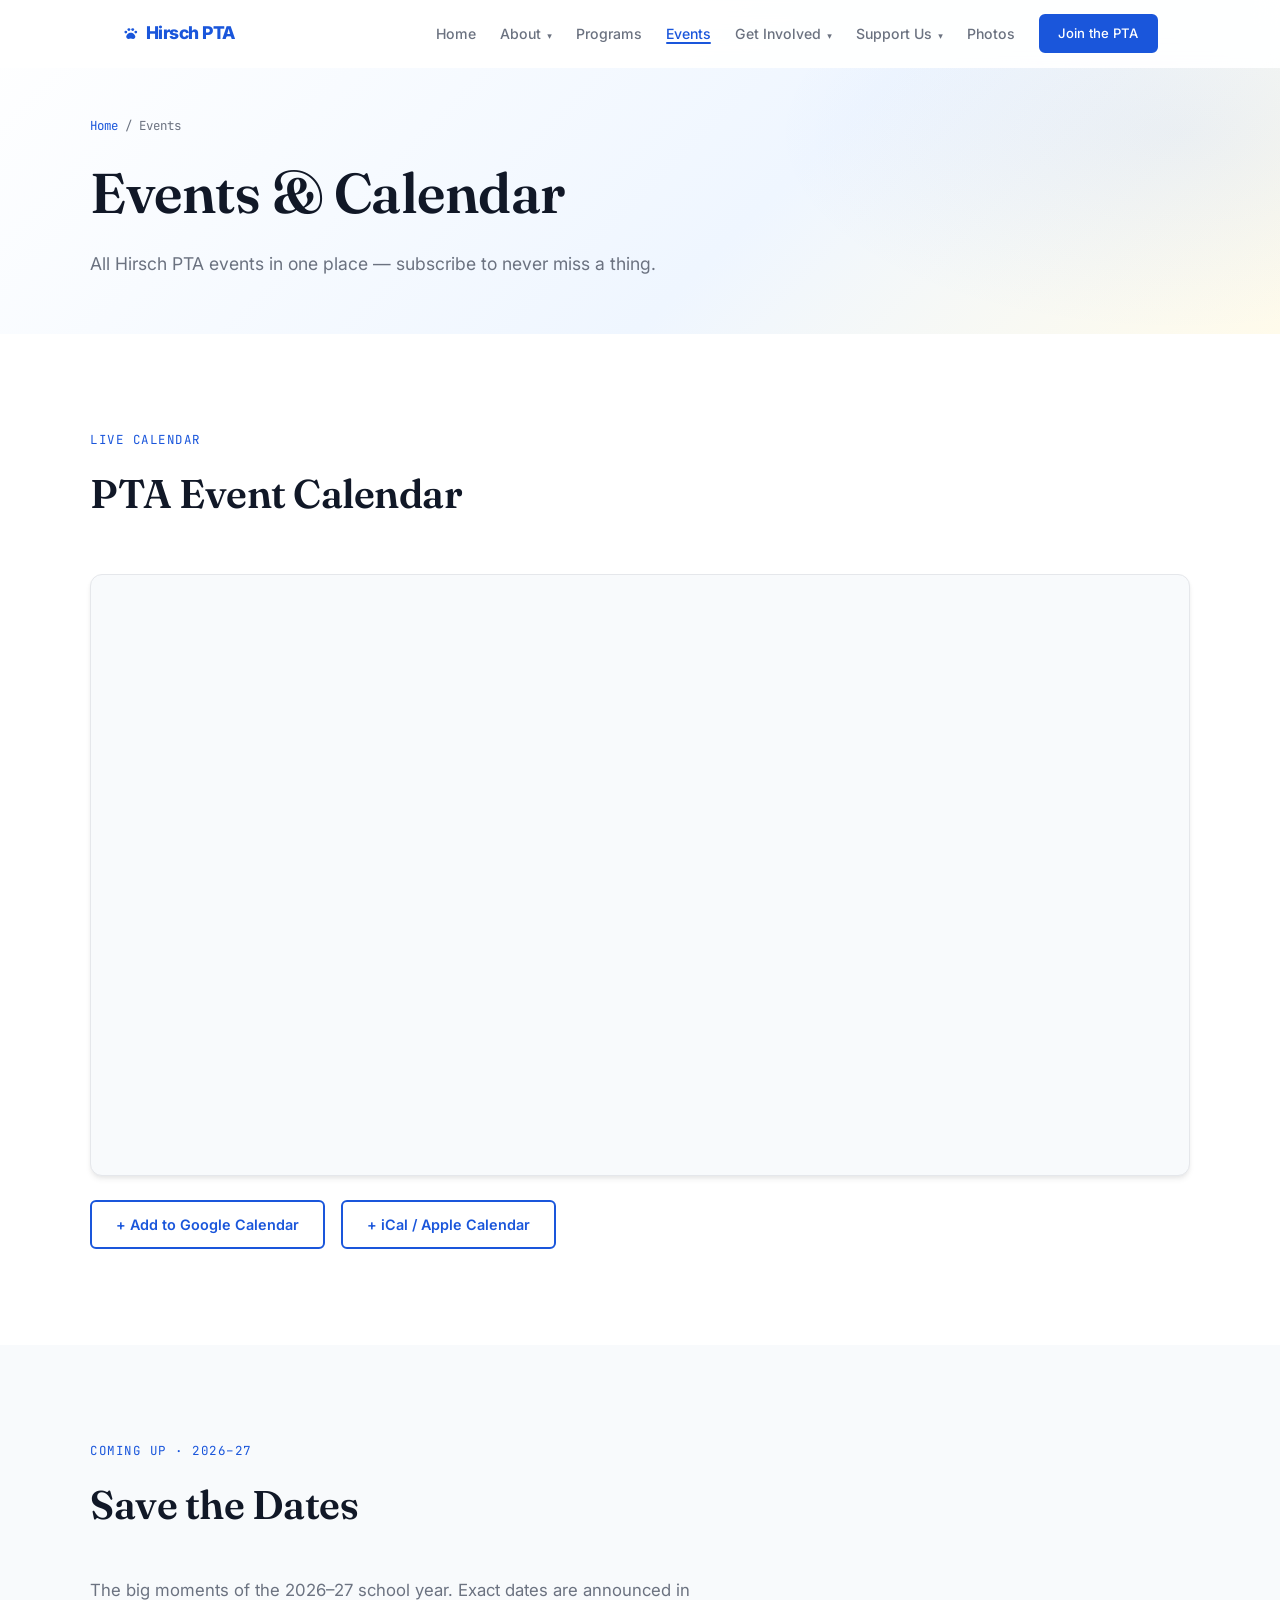
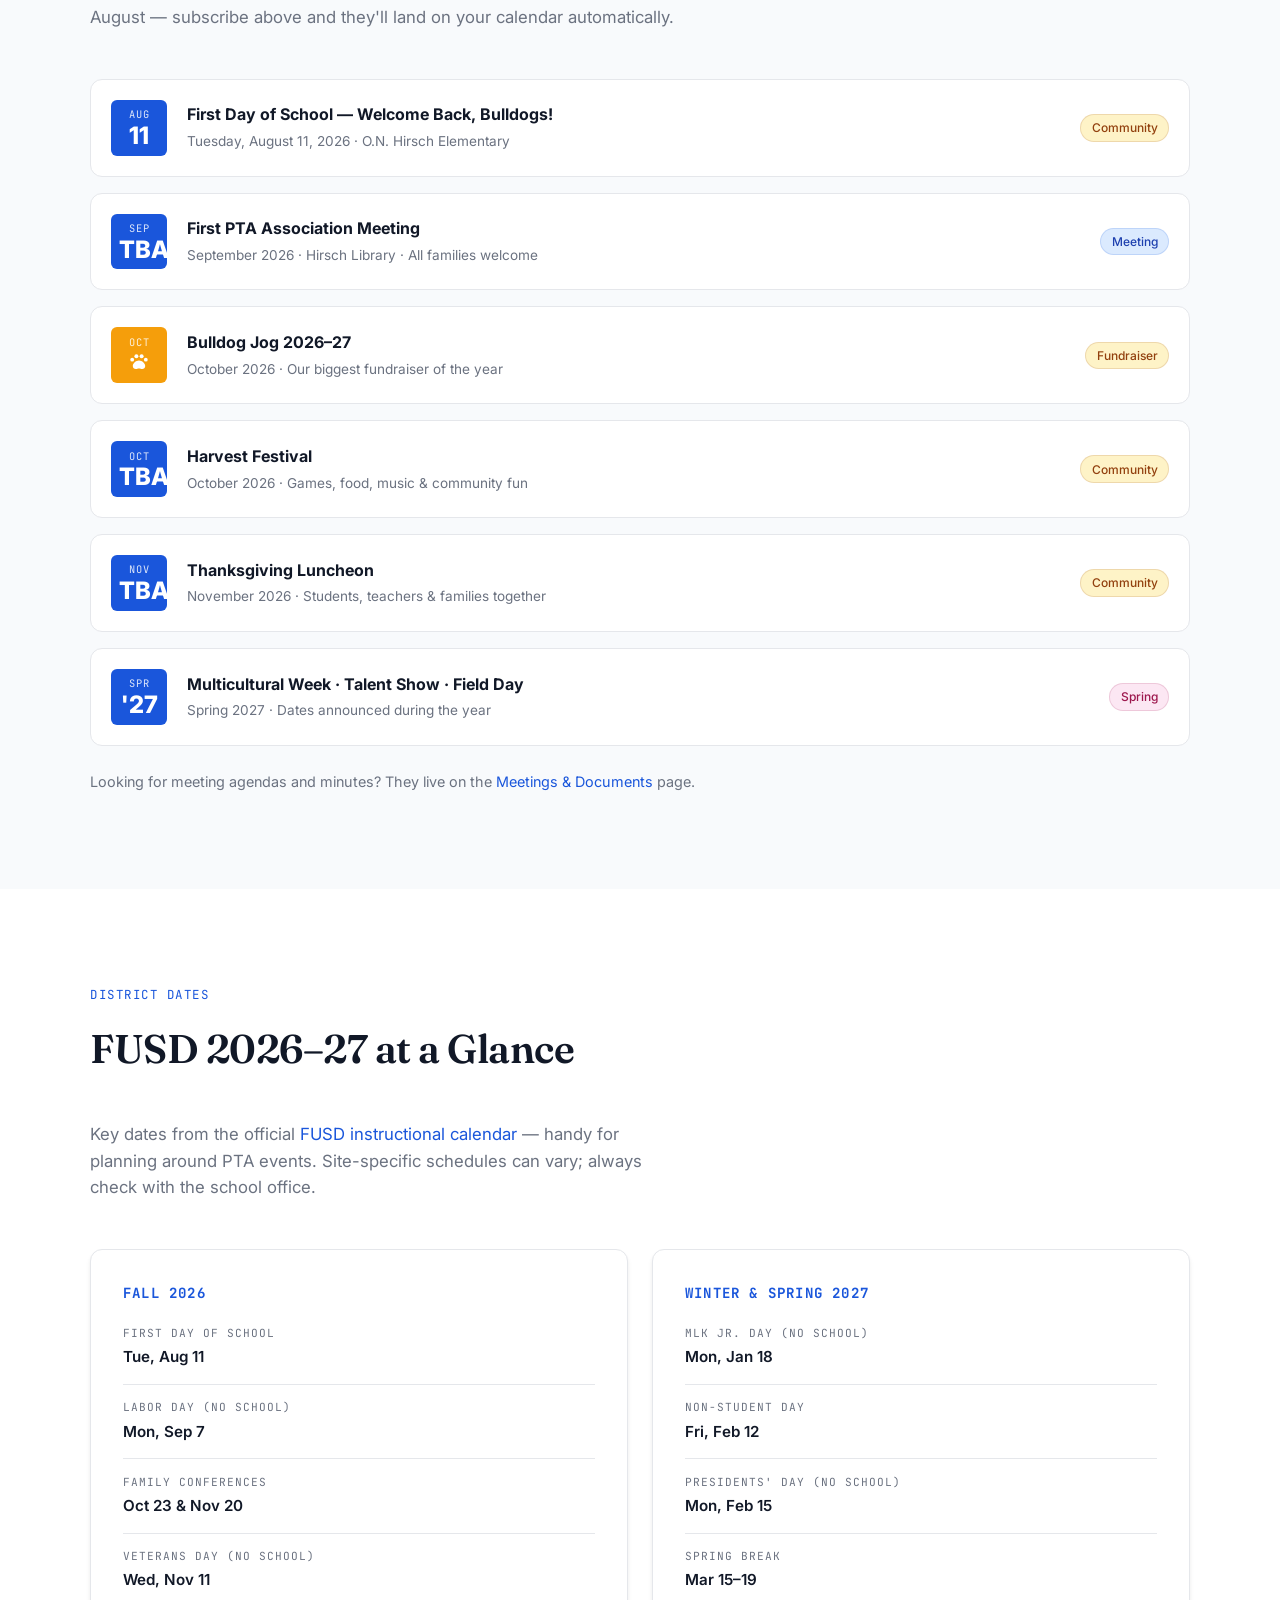
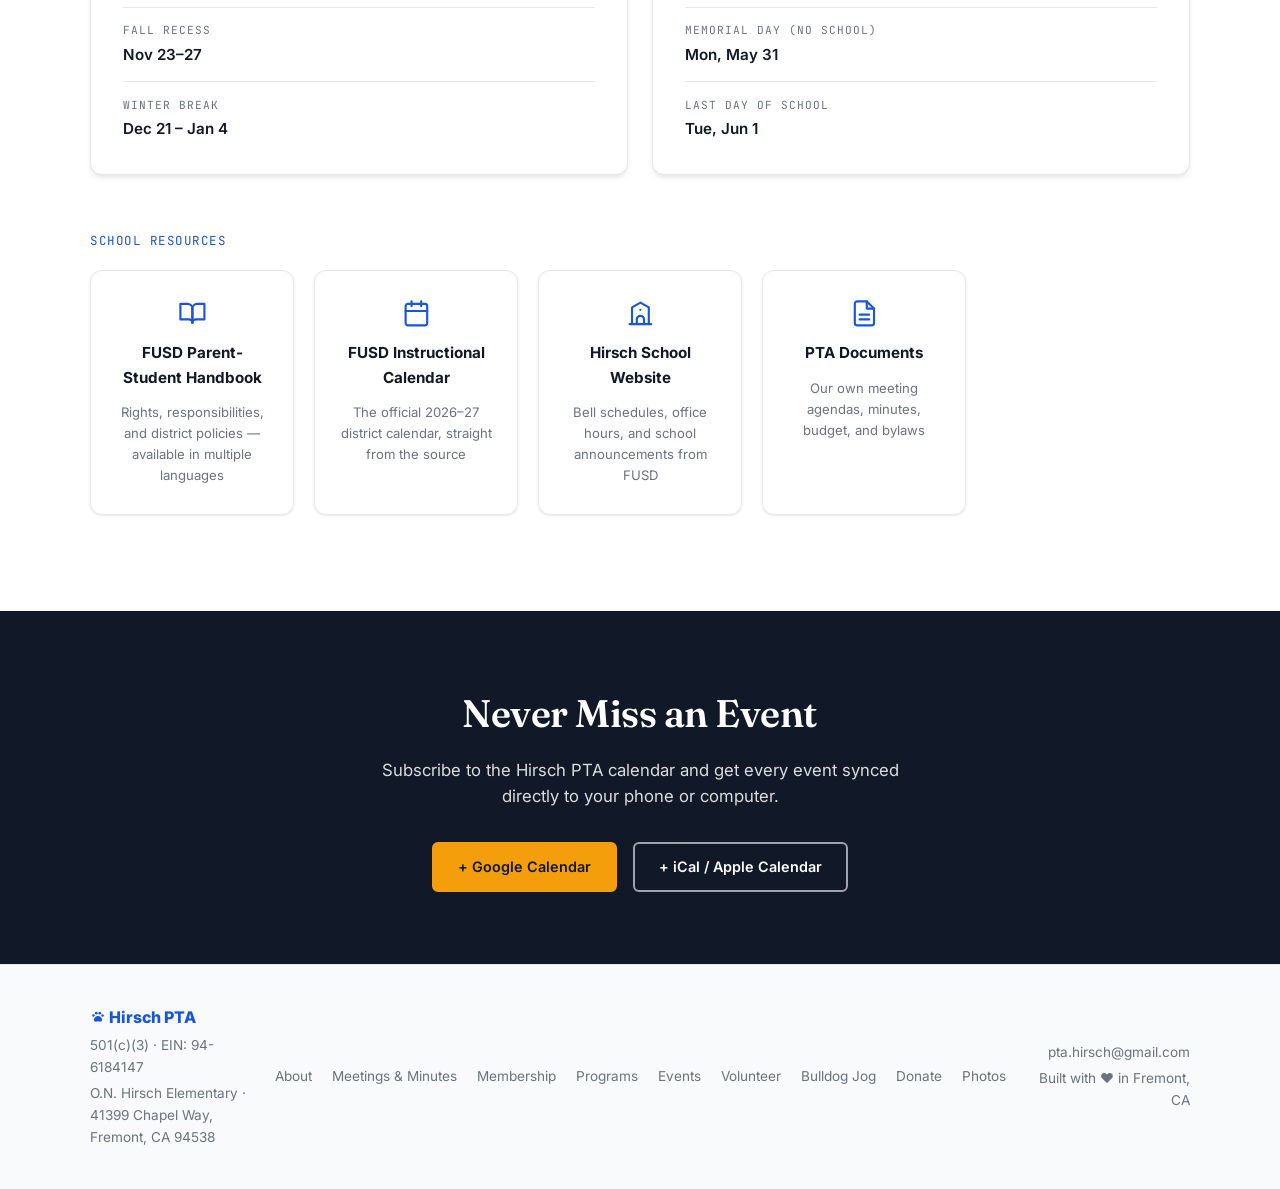
<file: events.html>
<!DOCTYPE html>
<html lang="en">
<head>
  <meta charset="UTF-8" />
  <meta name="viewport" content="width=device-width, initial-scale=1.0" />
  <title>Events &amp; Calendar | Hirsch PTA</title>
  <meta name="description" content="Hirsch PTA events, meetings, and calendar — subscribe to Google Calendar or iCal and never miss a school event in Fremont, CA." />
  <meta property="og:title" content="Hirsch PTA Events &amp; Calendar" />
  <meta property="og:description" content="See upcoming Hirsch PTA events and add the school community calendar to your phone." />
  <meta property="og:type" content="website" />
  <meta property="og:url" content="https://hirschpta.org/events" />
  <meta property="og:image" content="https://hirschpta.org/assets/og.png" />
  <meta property="og:image:width" content="1729" />
  <meta property="og:image:height" content="910" />
  <meta property="og:image:alt" content="Hirsch PTA — Stronger Together, Bulldog Proud." />
  <meta name="twitter:card" content="summary_large_image" />
  <link rel="icon" href="assets/favicon.svg" type="image/svg+xml" />
  <link rel="preconnect" href="https://fonts.googleapis.com" />
  <link rel="preconnect" href="https://fonts.gstatic.com" crossorigin />
  <link href="https://fonts.googleapis.com/css2?family=Fraunces:opsz,wght@9..144,600..700&family=Inter:wght@300;400;500;600;700;800&family=JetBrains+Mono:wght@400;500&display=swap" rel="stylesheet" />
  <link rel="stylesheet" href="css/styles.css?v=20260724" />
</head>
<body data-page="events">

  <a class="skip-link" href="#main">Skip to content</a>

  <div data-nav></div>

  <!-- PAGE HERO -->
  <div class="page-hero" id="main">
    <div class="page-hero-inner">
      <div class="breadcrumb"><a href="/">Home</a> / Events</div>
      <h1 class="page-hero-title">Events &amp; Calendar</h1>
      <p class="page-hero-sub">All Hirsch PTA events in one place — subscribe to never miss a thing.</p>
    </div>
  </div>

  <!-- CALENDAR -->
  <section class="section" id="calendar">
    <div class="container">
      <div class="section-label">Live Calendar</div>
      <h2 class="section-title">PTA Event Calendar</h2>

      <div class="calendar-wrapper">
        <iframe
          class="calendar-frame calendar-frame-desktop"
          src="https://calendar.google.com/calendar/embed?src=pta.hirsch%40gmail.com&ctz=America%2FLos_Angeles&showTitle=0&showNav=1&showDate=1&showPrint=0&showTabs=0&showCalendars=0&mode=MONTH&bgcolor=%23ffffff&color=%231a56db"
          frameborder="0"
          scrolling="no"
          title="Hirsch PTA monthly event calendar"
          loading="lazy">
        </iframe>
        <iframe
          class="calendar-frame calendar-frame-mobile"
          src="https://calendar.google.com/calendar/embed?src=pta.hirsch%40gmail.com&ctz=America%2FLos_Angeles&showTitle=0&showNav=1&showDate=1&showPrint=0&showTabs=0&showCalendars=0&mode=AGENDA&bgcolor=%23ffffff&color=%231a56db"
          frameborder="0"
          scrolling="no"
          title="Hirsch PTA event agenda"
          loading="lazy">
        </iframe>
      </div>

      <div class="calendar-actions">
        <a href="https://calendar.google.com/calendar/r?cid=pta.hirsch%40gmail.com" target="_blank" rel="noopener" class="btn btn-outline">
          + Add to Google Calendar
        </a>
        <a href="https://calendar.google.com/calendar/ical/pta.hirsch%40gmail.com/public/basic.ics" target="_blank" rel="noopener" class="btn btn-outline">
          + iCal / Apple Calendar
        </a>
      </div>
    </div>
  </section>

  <!-- UPCOMING EVENTS LIST -->
  <section class="section section-alt" id="upcoming">
    <div class="container">
      <div class="section-label">Coming Up &middot; 2026–27</div>
      <h2 class="section-title">Save the Dates</h2>
      <p class="section-subtitle">The big moments of the 2026–27 school year. Exact dates are announced in August — subscribe above and they'll land on your calendar automatically.</p>

      <div class="events-preview">

        <div class="event-item">
          <div class="event-date-badge">
            <div class="event-date-month">Aug</div>
            <div class="event-date-day">11</div>
          </div>
          <div class="event-info">
            <div class="event-name">First Day of School — Welcome Back, Bulldogs!</div>
            <div class="event-meta">Tuesday, August 11, 2026 &middot; O.N. Hirsch Elementary</div>
          </div>
          <span class="tag tag-community">Community</span>
        </div>

        <div class="event-item">
          <div class="event-date-badge">
            <div class="event-date-month">Sep</div>
            <div class="event-date-day">TBA</div>
          </div>
          <div class="event-info">
            <div class="event-name">First PTA Association Meeting</div>
            <div class="event-meta">September 2026 &middot; Hirsch Library &middot; All families welcome</div>
          </div>
          <span class="tag">Meeting</span>
        </div>

        <div class="event-item">
          <div class="event-date-badge" style="background:var(--gold);">
            <div class="event-date-month">Oct</div>
            <div class="event-date-day"><svg class="icon" aria-hidden="true"><use href="#i-paw"/></svg></div>
          </div>
          <div class="event-info">
            <div class="event-name">Bulldog Jog 2026–27</div>
            <div class="event-meta">October 2026 &middot; Our biggest fundraiser of the year</div>
          </div>
          <span class="tag tag-community">Fundraiser</span>
        </div>

        <div class="event-item">
          <div class="event-date-badge">
            <div class="event-date-month">Oct</div>
            <div class="event-date-day">TBA</div>
          </div>
          <div class="event-info">
            <div class="event-name">Harvest Festival</div>
            <div class="event-meta">October 2026 &middot; Games, food, music &amp; community fun</div>
          </div>
          <span class="tag tag-community">Community</span>
        </div>

        <div class="event-item">
          <div class="event-date-badge">
            <div class="event-date-month">Nov</div>
            <div class="event-date-day">TBA</div>
          </div>
          <div class="event-info">
            <div class="event-name">Thanksgiving Luncheon</div>
            <div class="event-meta">November 2026 &middot; Students, teachers &amp; families together</div>
          </div>
          <span class="tag tag-community">Community</span>
        </div>

        <div class="event-item">
          <div class="event-date-badge">
            <div class="event-date-month">Spr</div>
            <div class="event-date-day">'27</div>
          </div>
          <div class="event-info">
            <div class="event-name">Multicultural Week &middot; Talent Show &middot; Field Day</div>
            <div class="event-meta">Spring 2027 &middot; Dates announced during the year</div>
          </div>
          <span class="tag tag-arts">Spring</span>
        </div>

      </div>

      <p style="margin-top:1.5rem; font-size:.9rem; color:var(--text-muted);">
        Looking for meeting agendas and minutes? They live on the
        <a href="/meetings" style="color:var(--accent);">Meetings &amp; Documents</a> page.
      </p>
    </div>
  </section>

  <!-- FUSD SCHOOL YEAR -->
  <section class="section" id="school-year">
    <div class="container">
      <div class="section-label">District Dates</div>
      <h2 class="section-title">FUSD 2026–27 at a Glance</h2>
      <p class="section-subtitle">
        Key dates from the official
        <a href="https://fremontunified.org/schedule-news/calendar/" target="_blank" rel="noopener" style="color:var(--accent);">FUSD instructional calendar</a> —
        handy for planning around PTA events. Site-specific schedules can vary; always check with the school office.
      </p>

      <div style="display:grid; grid-template-columns:repeat(auto-fit, minmax(280px, 1fr)); gap:1.5rem; align-items:start;">
        <div class="facts-card" style="position:static;">
          <div class="facts-card-title">Fall 2026</div>
          <div class="fact-item">
            <span class="fact-label">First Day of School</span>
            <span class="fact-value">Tue, Aug 11</span>
          </div>
          <div class="fact-item">
            <span class="fact-label">Labor Day (no school)</span>
            <span class="fact-value">Mon, Sep 7</span>
          </div>
          <div class="fact-item">
            <span class="fact-label">Family Conferences</span>
            <span class="fact-value">Oct 23 &amp; Nov 20</span>
          </div>
          <div class="fact-item">
            <span class="fact-label">Veterans Day (no school)</span>
            <span class="fact-value">Wed, Nov 11</span>
          </div>
          <div class="fact-item">
            <span class="fact-label">Fall Recess</span>
            <span class="fact-value">Nov 23–27</span>
          </div>
          <div class="fact-item">
            <span class="fact-label">Winter Break</span>
            <span class="fact-value">Dec 21 – Jan 4</span>
          </div>
        </div>

        <div class="facts-card" style="position:static;">
          <div class="facts-card-title">Winter &amp; Spring 2027</div>
          <div class="fact-item">
            <span class="fact-label">MLK Jr. Day (no school)</span>
            <span class="fact-value">Mon, Jan 18</span>
          </div>
          <div class="fact-item">
            <span class="fact-label">Non-Student Day</span>
            <span class="fact-value">Fri, Feb 12</span>
          </div>
          <div class="fact-item">
            <span class="fact-label">Presidents' Day (no school)</span>
            <span class="fact-value">Mon, Feb 15</span>
          </div>
          <div class="fact-item">
            <span class="fact-label">Spring Break</span>
            <span class="fact-value">Mar 15–19</span>
          </div>
          <div class="fact-item">
            <span class="fact-label">Memorial Day (no school)</span>
            <span class="fact-value">Mon, May 31</span>
          </div>
          <div class="fact-item">
            <span class="fact-label">Last Day of School</span>
            <span class="fact-value">Tue, Jun 1</span>
          </div>
        </div>
      </div>

      <div class="section-label" style="margin-top:3.5rem; margin-bottom:1.25rem;">School Resources</div>
      <div class="community-grid">
        <a href="https://fremontunified.org/students-community/support/parent-student-handbook/" target="_blank" rel="noopener" class="community-card">
          <span class="community-icon"><svg class="icon" aria-hidden="true"><use href="#i-book"/></svg></span>
          <span class="community-name">FUSD Parent-Student Handbook</span>
          <span class="community-desc">Rights, responsibilities, and district policies — available in multiple languages</span>
        </a>
        <a href="https://fremontunified.org/schedule-news/calendar/" target="_blank" rel="noopener" class="community-card">
          <span class="community-icon"><svg class="icon" aria-hidden="true"><use href="#i-calendar"/></svg></span>
          <span class="community-name">FUSD Instructional Calendar</span>
          <span class="community-desc">The official 2026–27 district calendar, straight from the source</span>
        </a>
        <a href="https://fremontunified.org/hirsch/" target="_blank" rel="noopener" class="community-card">
          <span class="community-icon"><svg class="icon" aria-hidden="true"><use href="#i-school"/></svg></span>
          <span class="community-name">Hirsch School Website</span>
          <span class="community-desc">Bell schedules, office hours, and school announcements from FUSD</span>
        </a>
        <a href="/meetings" class="community-card">
          <span class="community-icon"><svg class="icon" aria-hidden="true"><use href="#i-file"/></svg></span>
          <span class="community-name">PTA Documents</span>
          <span class="community-desc">Our own meeting agendas, minutes, budget, and bylaws</span>
        </a>
      </div>
    </div>
  </section>

  <!-- SUBSCRIBE CTA -->
  <div class="cta-band cta-band-dark">
    <div class="container">
      <h2>Never Miss an Event</h2>
      <p>Subscribe to the Hirsch PTA calendar and get every event synced directly to your phone or computer.</p>
      <div class="cta-band-btns">
        <a href="https://calendar.google.com/calendar/r?cid=pta.hirsch%40gmail.com" target="_blank" rel="noopener" class="btn btn-gold">+ Google Calendar</a>
        <a href="https://calendar.google.com/calendar/ical/pta.hirsch%40gmail.com/public/basic.ics" target="_blank" rel="noopener" class="btn btn-white-outline">+ iCal / Apple Calendar</a>
      </div>
    </div>
  </div>

  <div data-footer></div>

  <script src="js/layout.js?v=20260806b"></script>
  <script src="js/main.js?v=20260724"></script>
</body>
</html>
</file>
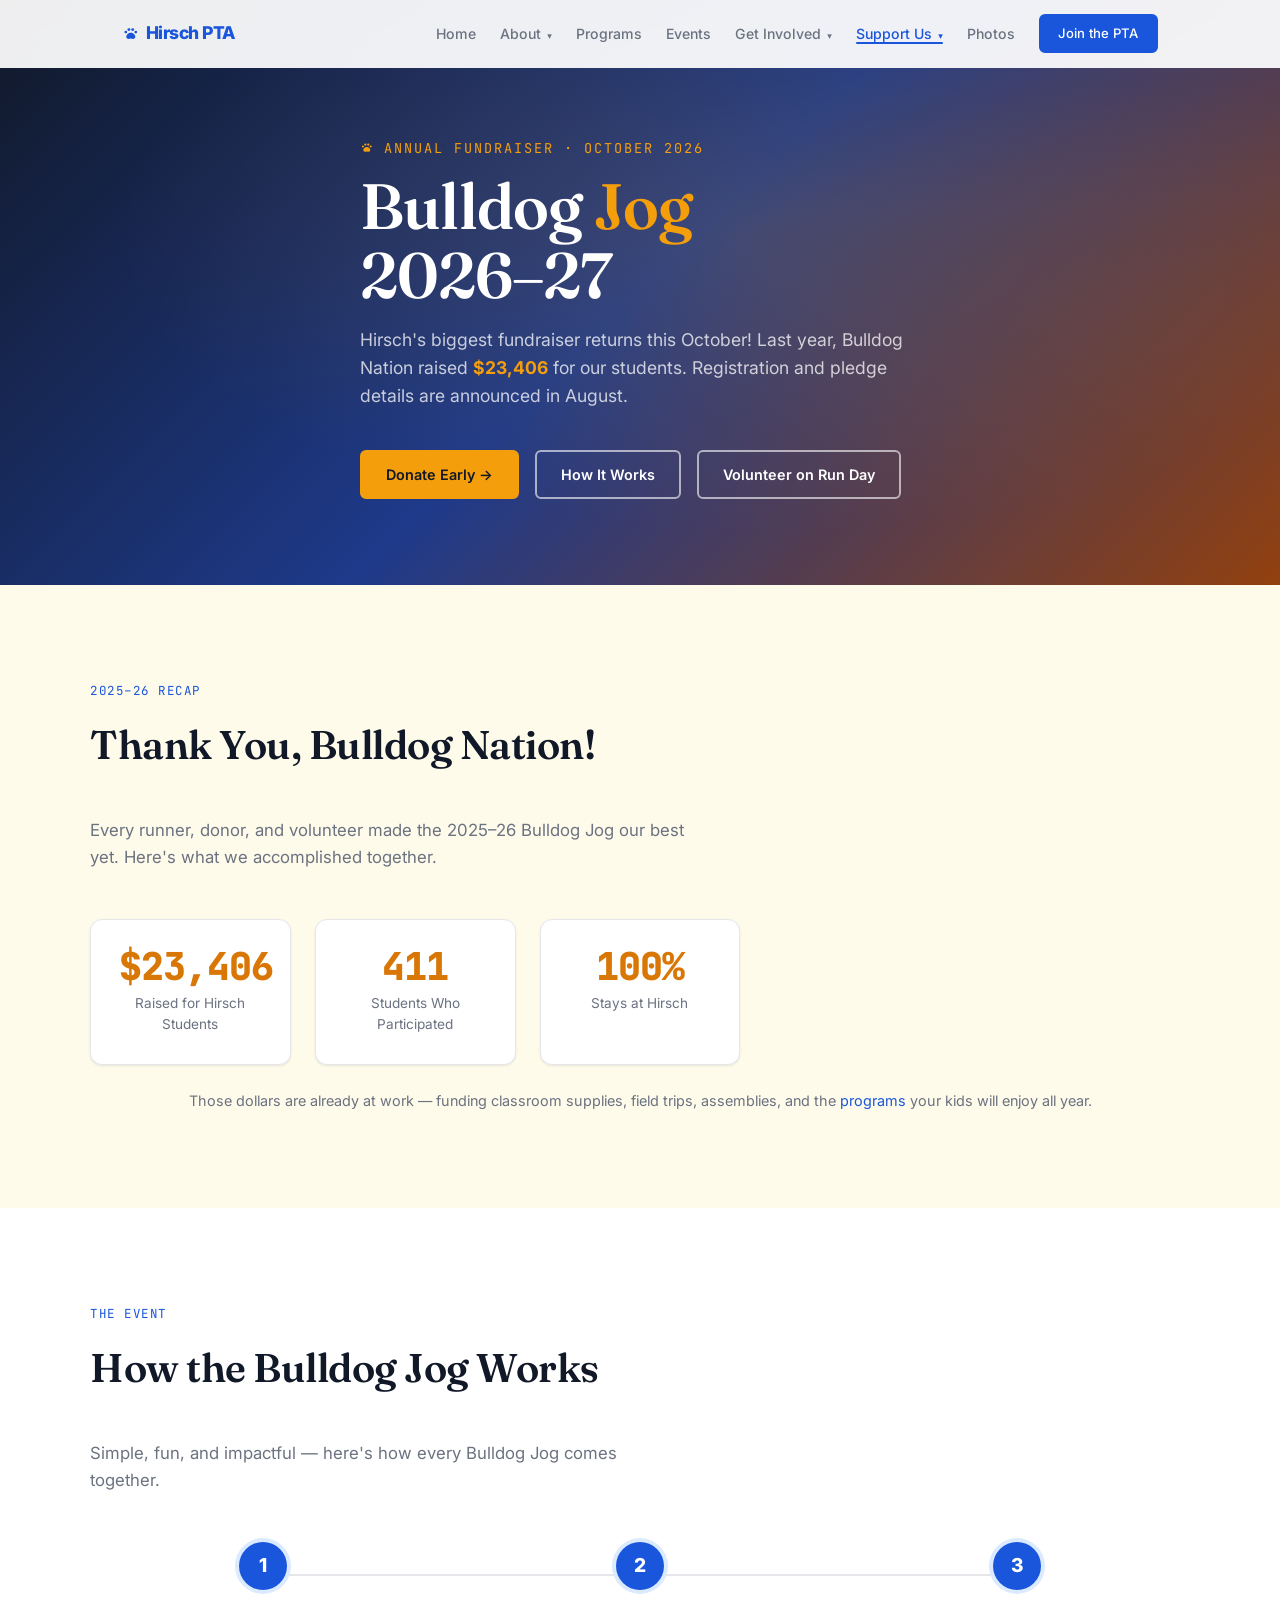
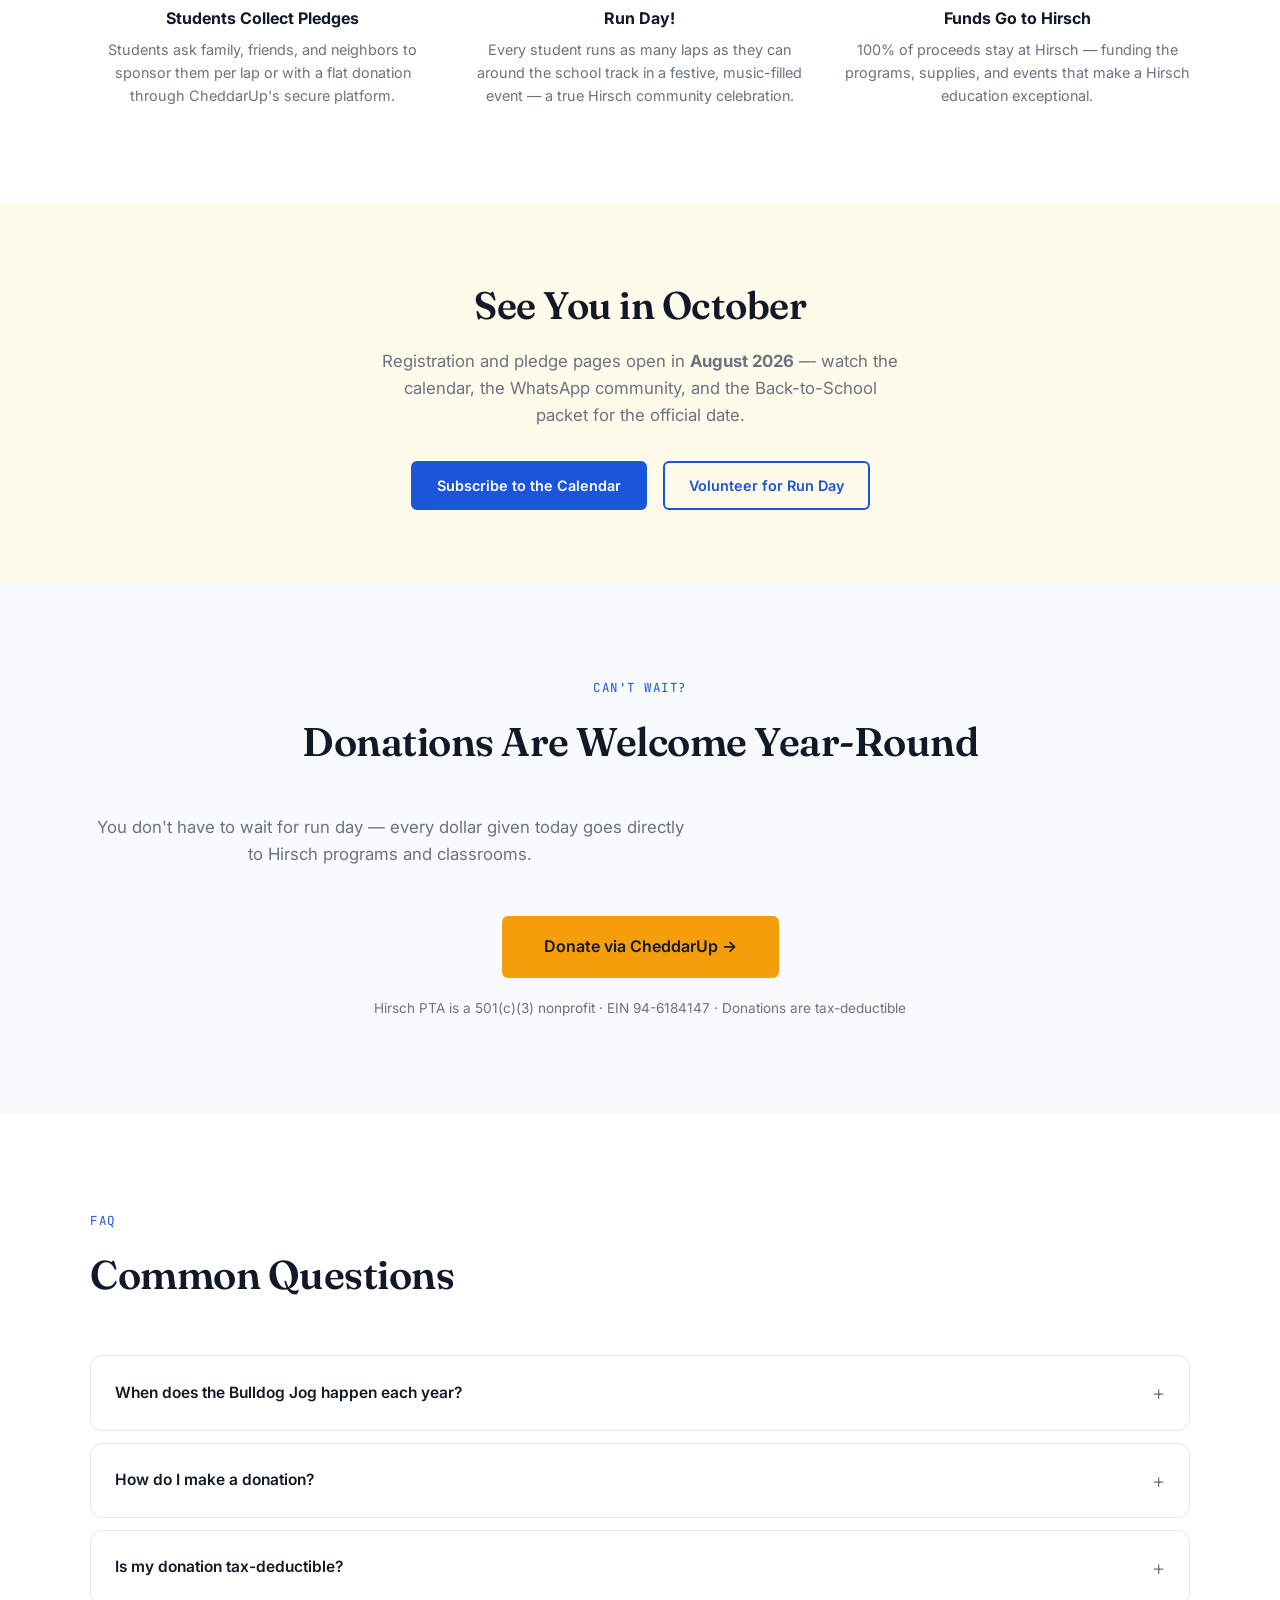
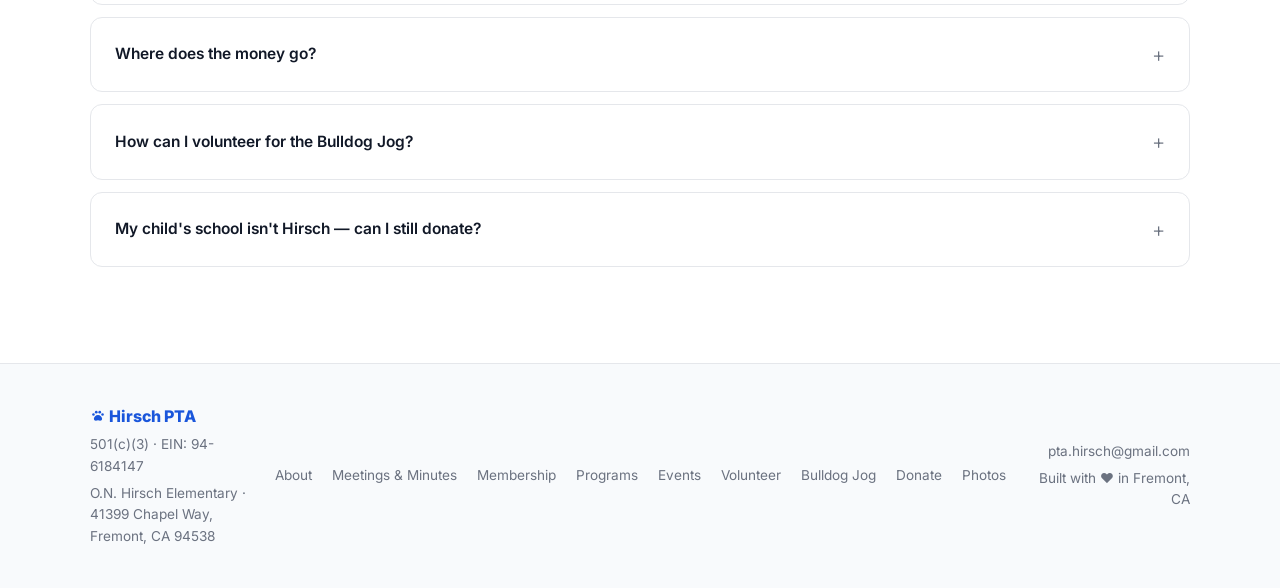
<file: fundraiser.html>
<!DOCTYPE html>
<html lang="en">
<head>
  <meta charset="UTF-8" />
  <meta name="viewport" content="width=device-width, initial-scale=1.0" />
  <title>Bulldog Jog | Hirsch PTA</title>
  <meta name="description" content="The Bulldog Jog is Hirsch PTA's biggest annual fundraiser — returning October 2026. Last year Hirsch families raised $23,406 for students." />
  <meta property="og:title" content="Hirsch PTA Bulldog Jog" />
  <meta property="og:description" content="Run, cheer, volunteer, or donate to Hirsch PTA's biggest annual fundraiser." />
  <meta property="og:type" content="website" />
  <meta property="og:url" content="https://hirschpta.org/fundraiser" />
  <meta property="og:image" content="https://hirschpta.org/assets/og.png" />
  <meta property="og:image:width" content="1729" />
  <meta property="og:image:height" content="910" />
  <meta property="og:image:alt" content="Hirsch PTA — Stronger Together, Bulldog Proud." />
  <meta name="twitter:card" content="summary_large_image" />
  <link rel="icon" href="assets/favicon.svg" type="image/svg+xml" />
  <link rel="preconnect" href="https://fonts.googleapis.com" />
  <link rel="preconnect" href="https://fonts.gstatic.com" crossorigin />
  <link href="https://fonts.googleapis.com/css2?family=Fraunces:opsz,wght@9..144,600..700&family=Inter:wght@300;400;500;600;700;800&family=JetBrains+Mono:wght@400;500&display=swap" rel="stylesheet" />
  <link rel="stylesheet" href="css/styles.css?v=20260724" />
  <style>
    .jog-hero {
      min-height: 65vh;
      display: flex;
      align-items: center;
      padding: calc(var(--nav-h) + 3rem) 2rem 4rem;
      background: linear-gradient(135deg, #111827 0%, #1e3a8a 50%, #92400e 100%);
      position: relative;
      overflow: hidden;
    }
    .jog-hero::after {
      content: '';
      position: absolute;
      inset: 0;
      background: radial-gradient(ellipse at 60% 40%, rgba(245,158,11,.15) 0%, transparent 60%);
      pointer-events: none;
    }
    .jog-hero-inner { max-width: var(--max-w); margin: 0 auto; position: relative; z-index: 1; }
    .jog-hero-eyebrow {
      font-family: var(--mono);
      font-size: .85rem;
      color: var(--gold);
      letter-spacing: 2px;
      text-transform: uppercase;
      opacity: 0;
      animation: fadeUp .5s .1s forwards;
      margin-bottom: .75rem;
    }
    .jog-hero-title {
      font-family: var(--display);
      font-size: clamp(2.5rem, 5vw, 4.5rem);
      font-weight: 600;
      letter-spacing: -1px;
      color: #fff;
      line-height: 1.08;
      opacity: 0;
      animation: fadeUp .5s .2s forwards;
    }
    .jog-hero-title .paw { color: var(--gold); }
    .jog-hero-sub {
      font-size: 1.1rem;
      color: rgba(255,255,255,.75);
      margin-top: 1rem;
      max-width: 560px;
      opacity: 0;
      animation: fadeUp .5s .3s forwards;
    }
    .jog-hero-cta {
      display: flex;
      gap: 1rem;
      margin-top: 2.5rem;
      flex-wrap: wrap;
      opacity: 0;
      animation: fadeUp .5s .4s forwards;
    }
  </style>
</head>
<body data-page="fundraiser">

  <a class="skip-link" href="#main">Skip to content</a>

  <div data-nav></div>

  <!-- HERO -->
  <div class="jog-hero" id="main">
    <div class="jog-hero-inner">
      <div class="jog-hero-eyebrow"><svg class="icon" aria-hidden="true"><use href="#i-paw"/></svg> Annual Fundraiser &middot; October 2026</div>
      <h1 class="jog-hero-title">
        Bulldog <span class="paw">Jog</span><br>
        2026–27
      </h1>
      <p class="jog-hero-sub">
        Hirsch's biggest fundraiser returns this October! Last year, Bulldog Nation raised
        <strong style="color:var(--gold);">$23,406</strong> for our students. Registration
        and pledge details are announced in August.
      </p>
      <div class="jog-hero-cta">
        <a href="https://general-donations-36397.cheddarup.com" target="_blank" rel="noopener" class="btn btn-gold">Donate Early &rarr;</a>
        <a href="#how-it-works" class="btn btn-white-outline">How It Works</a>
        <a href="/volunteer" class="btn btn-white-outline">Volunteer on Run Day</a>
      </div>
    </div>
  </div>

  <!-- LAST YEAR -->
  <section class="section section-warm" id="results">
    <div class="container">
      <div class="section-label">2025–26 Recap</div>
      <h2 class="section-title">Thank You, Bulldog Nation!</h2>
      <p class="section-subtitle">Every runner, donor, and volunteer made the 2025–26 Bulldog Jog our best yet. Here's what we accomplished together.</p>

      <!-- TODO: Add laps run and donor count when available -->
      <div class="results-grid">
        <div class="result-card">
          <div class="result-number">$23,406</div>
          <div class="result-label">Raised for Hirsch Students</div>
        </div>
        <div class="result-card">
          <div class="result-number">411</div>
          <div class="result-label">Students Who Participated</div>
        </div>
        <div class="result-card">
          <div class="result-number">100%</div>
          <div class="result-label">Stays at Hirsch</div>
        </div>
      </div>

      <p style="margin-top:1.5rem; font-size:.9rem; color:var(--text-muted); text-align:center;">
        Those dollars are already at work — funding classroom supplies, field trips, assemblies, and
        the <a href="/programs" style="color:var(--accent);">programs</a> your kids will enjoy all year.
      </p>
    </div>
  </section>

  <!-- HOW IT WORKS -->
  <section class="section" id="how-it-works">
    <div class="container">
      <div class="section-label">The Event</div>
      <h2 class="section-title">How the Bulldog Jog Works</h2>
      <p class="section-subtitle">Simple, fun, and impactful — here's how every Bulldog Jog comes together.</p>

      <div class="steps-row">
        <div class="step-card">
          <div class="step-number">1</div>
          <div class="step-title">Students Collect Pledges</div>
          <p class="step-desc">Students ask family, friends, and neighbors to sponsor them per lap or with a flat donation through CheddarUp's secure platform.</p>
        </div>
        <div class="step-card">
          <div class="step-number">2</div>
          <div class="step-title">Run Day!</div>
          <p class="step-desc">Every student runs as many laps as they can around the school track in a festive, music-filled event — a true Hirsch community celebration.</p>
        </div>
        <div class="step-card">
          <div class="step-number">3</div>
          <div class="step-title">Funds Go to Hirsch</div>
          <p class="step-desc">100% of proceeds stay at Hirsch — funding the programs, supplies, and events that make a Hirsch education exceptional.</p>
        </div>
      </div>
    </div>
  </section>

  <!-- SAVE THE DATE -->
  <div class="cta-band cta-band-warm">
    <div class="container">
      <h2 style="color:var(--text);">See You in October</h2>
      <p>Registration and pledge pages open in <strong>August 2026</strong> — watch the calendar, the WhatsApp community, and the Back-to-School packet for the official date.</p>
      <div class="cta-band-btns">
        <a href="/events" class="btn btn-primary">Subscribe to the Calendar</a>
        <a href="/volunteer" class="btn btn-outline">Volunteer for Run Day</a>
      </div>
    </div>
  </div>

  <!-- DONATE ANYTIME -->
  <section class="section section-alt" id="donate">
    <div class="container" style="text-align:center;">
      <div class="section-label">Can't Wait?</div>
      <h2 class="section-title">Donations Are Welcome Year-Round</h2>
      <p class="section-subtitle">You don't have to wait for run day — every dollar given today goes directly to Hirsch programs and classrooms.</p>
      <a href="https://general-donations-36397.cheddarup.com" target="_blank" rel="noopener" class="btn btn-gold" style="font-size:1rem; padding:1rem 2.5rem;">
        Donate via CheddarUp &rarr;
      </a>
      <p style="margin-top:1.25rem; font-size:.85rem; color:var(--text-muted);">
        Hirsch PTA is a 501(c)(3) nonprofit &middot; EIN 94-6184147 &middot; Donations are tax-deductible
      </p>
    </div>
  </section>

  <!-- FAQ -->
  <section class="section" id="faq">
    <div class="container">
      <div class="section-label">FAQ</div>
      <h2 class="section-title">Common Questions</h2>
      <div class="faq-list">

        <details class="faq-item">
          <summary class="faq-q">When does the Bulldog Jog happen each year?</summary>
          <p class="faq-a">The Bulldog Jog is held each October, typically in the first half of the month. Watch for the official announcement in the Back-to-School packet and on the PTA calendar in August.</p>
        </details>

        <details class="faq-item">
          <summary class="faq-q">How do I make a donation?</summary>
          <p class="faq-a">Donations are collected securely through <a href="https://general-donations-36397.cheddarup.com" target="_blank" rel="noopener" style="color:var(--accent);">CheddarUp</a> — we accept all major credit cards, any time of year. Cash and check donations can also be dropped off at the school office — make checks payable to "Hirsch PTA."</p>
        </details>

        <details class="faq-item">
          <summary class="faq-q">Is my donation tax-deductible?</summary>
          <p class="faq-a">Yes! The Hirsch PTA is a registered 501(c)(3) nonprofit (EIN: 94-6184147). All donations are tax-deductible to the extent allowed by law. You will receive a receipt via email for online donations.</p>
        </details>

        <details class="faq-item">
          <summary class="faq-q">Where does the money go?</summary>
          <p class="faq-a">100% of Bulldog Jog proceeds go directly to Hirsch students. As with all PTA donations, 80% funds classroom supplies and field trips; 20% funds school-wide programs like assemblies, cultural events, and arts enrichment.</p>
        </details>

        <details class="faq-item">
          <summary class="faq-q">How can I volunteer for the Bulldog Jog?</summary>
          <p class="faq-a">We love volunteers! We need help with setup, running the event day, cheering on students, managing the finish line, and cleanup. Visit our <a href="/volunteer" style="color:var(--accent);">Volunteer page</a> or email <a href="mailto:pta.hirsch@gmail.com" style="color:var(--accent);">pta.hirsch@gmail.com</a> to sign up.</p>
        </details>

        <details class="faq-item">
          <summary class="faq-q">My child's school isn't Hirsch — can I still donate?</summary>
          <p class="faq-a">Absolutely! Donations from outside the Hirsch community are warmly welcome. As a 501(c)(3) nonprofit, we can accept donations from anyone who wants to support elementary education in Fremont.</p>
        </details>

      </div>
    </div>
  </section>

  <div data-footer></div>

  <script src="js/layout.js?v=20260806b"></script>
  <script src="js/main.js?v=20260724"></script>
</body>
</html>
</file>
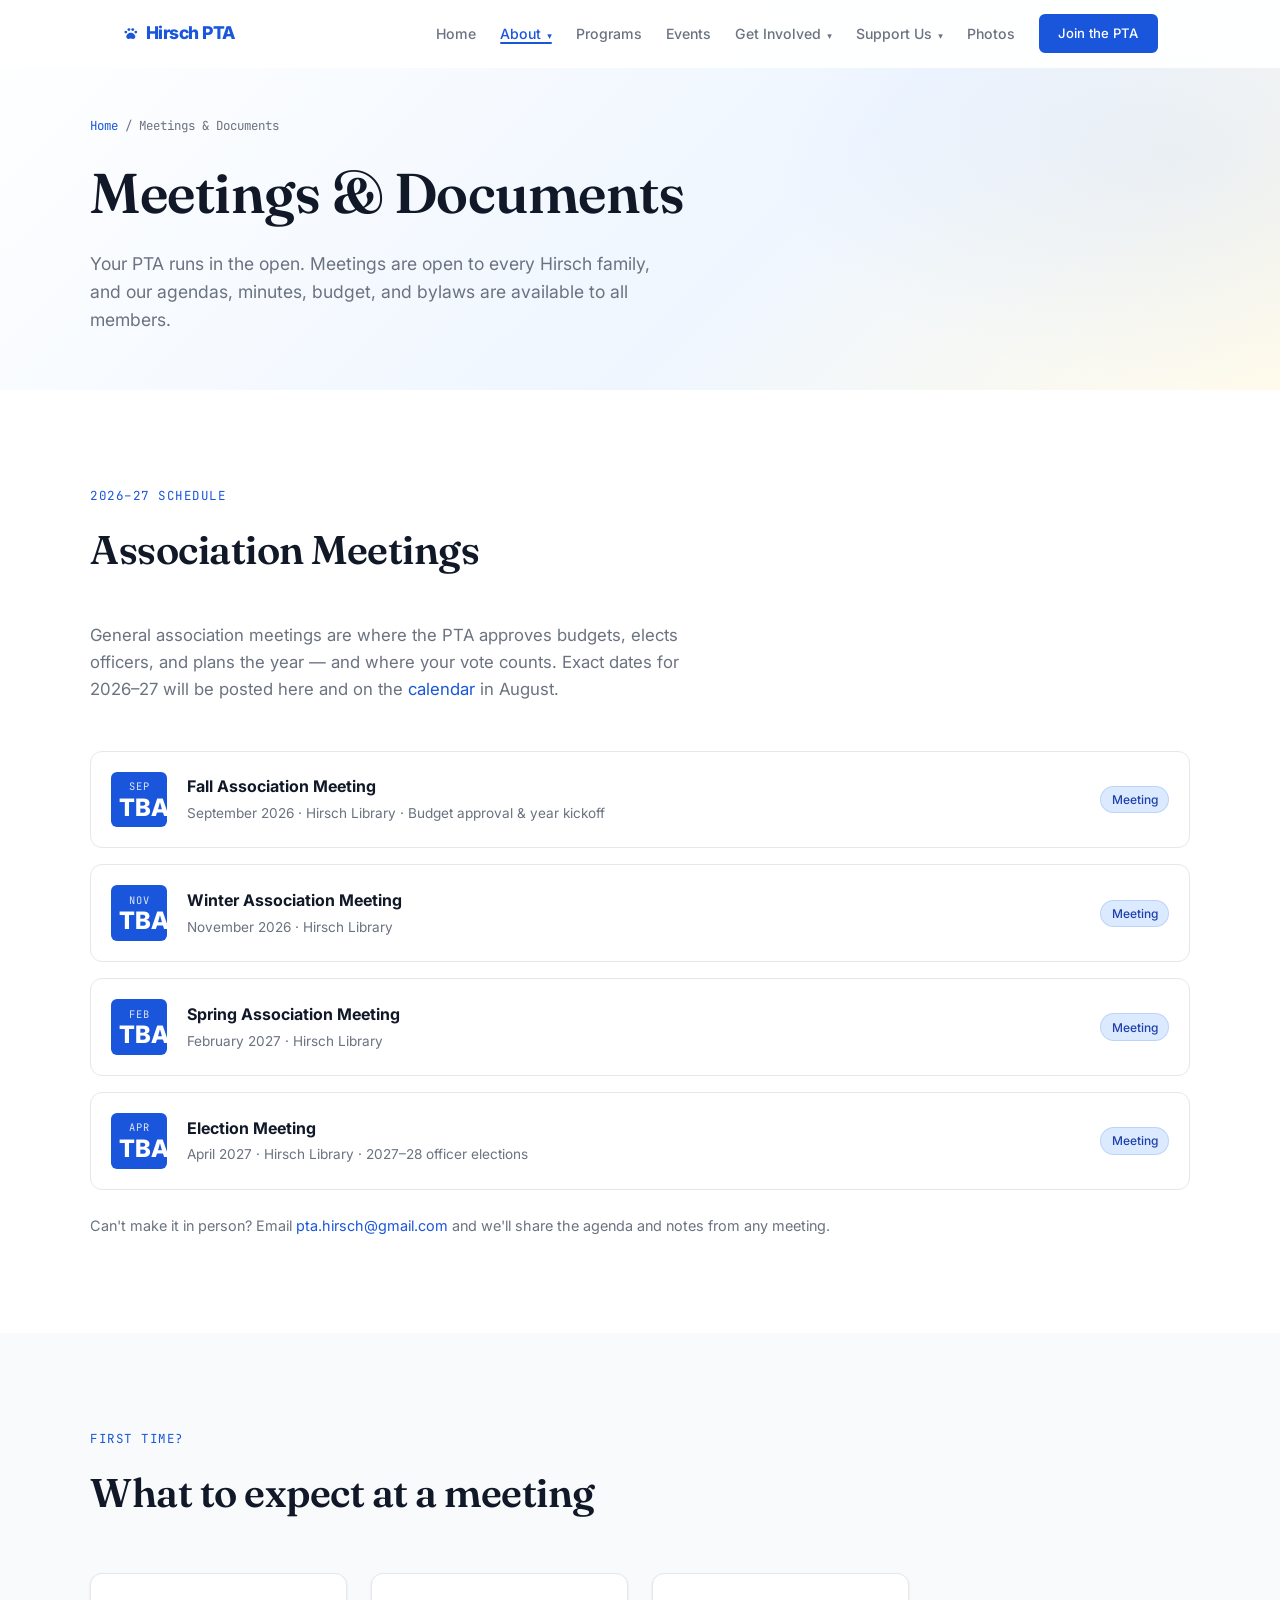
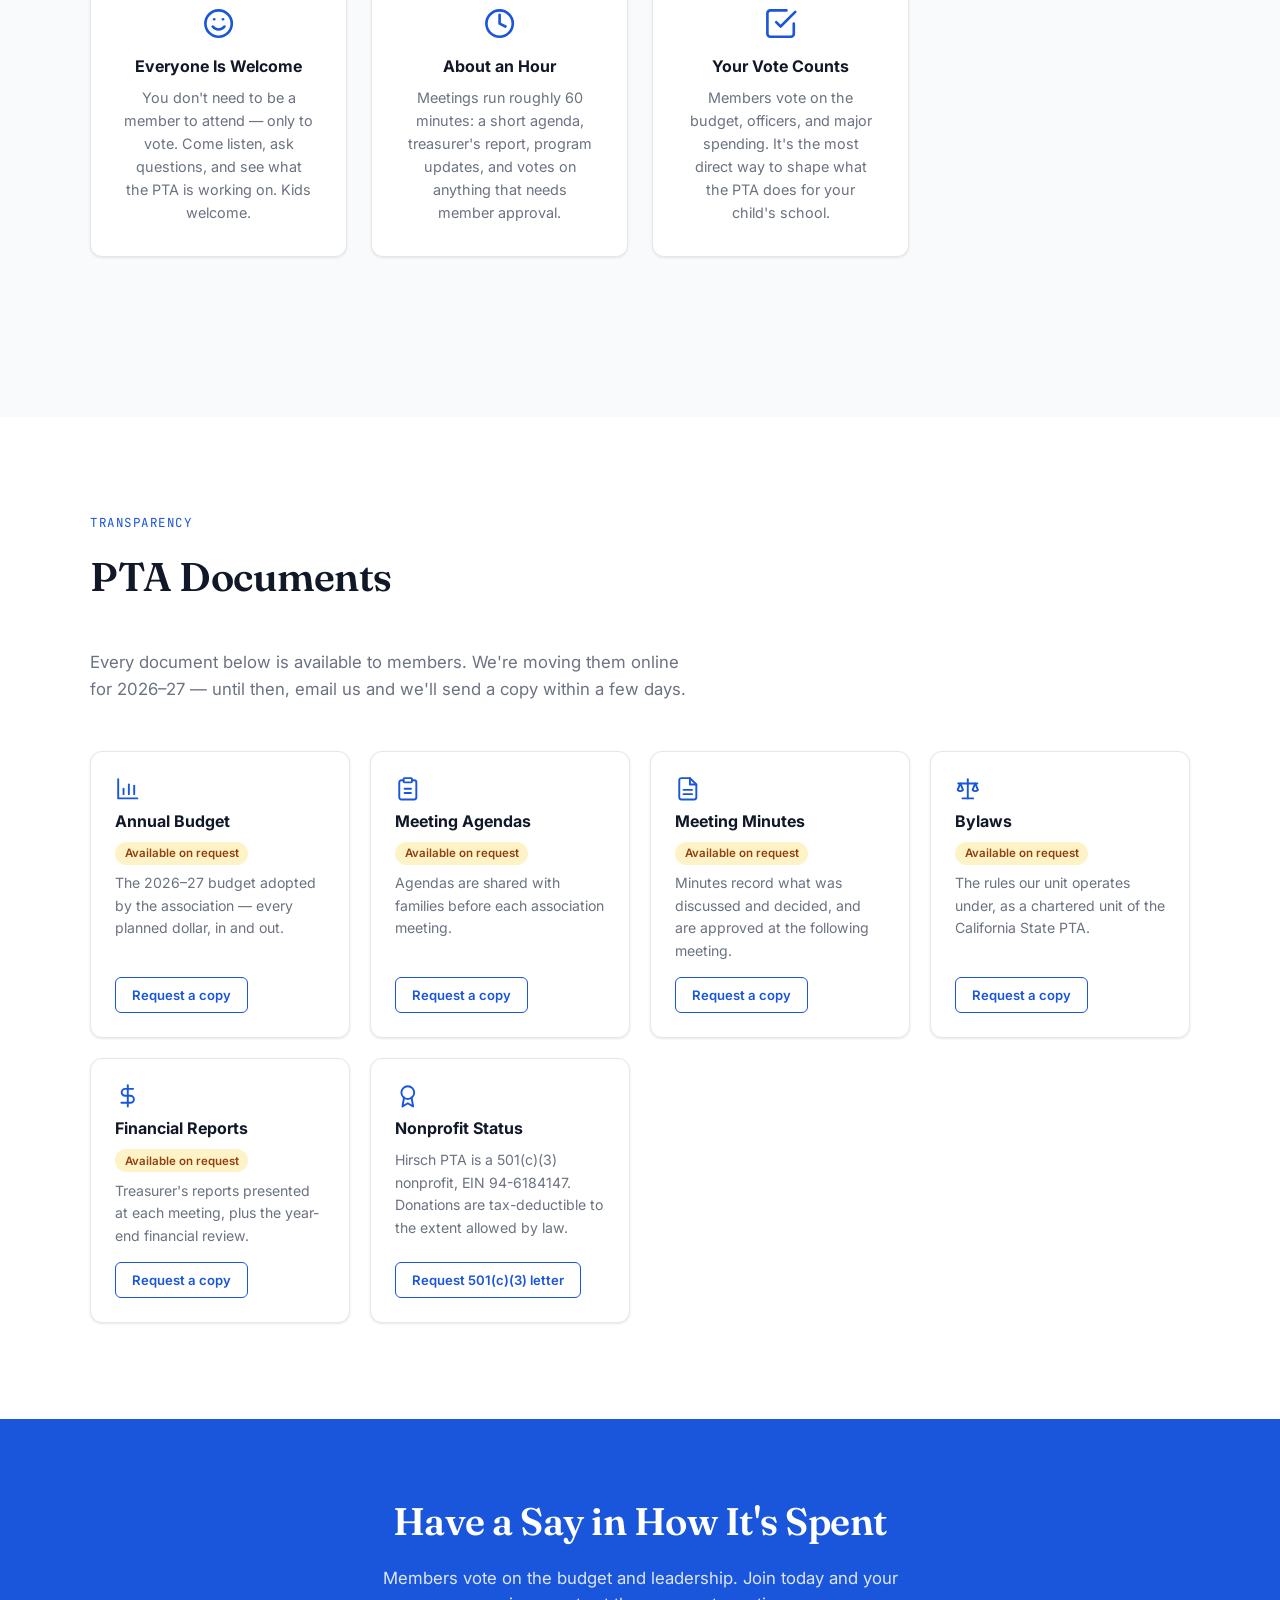
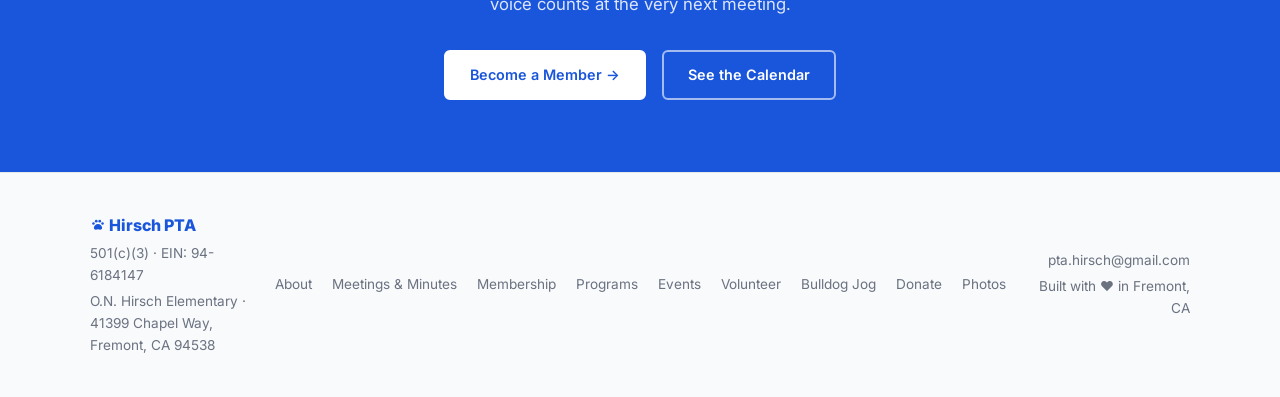
<file: meetings.html>
<!DOCTYPE html>
<html lang="en">
<head>
  <meta charset="UTF-8" />
  <meta name="viewport" content="width=device-width, initial-scale=1.0" />
  <title>Meetings &amp; Documents | Hirsch PTA</title>
  <meta name="description" content="Hirsch PTA association meetings are open to all families. Find the 2026–27 meeting schedule, agendas, minutes, budget, and bylaws." />
  <meta property="og:title" content="Hirsch PTA Meetings &amp; Documents" />
  <meta property="og:description" content="Find open association meetings, agendas, minutes, budgets, and bylaws for the Hirsch PTA." />
  <meta property="og:type" content="website" />
  <meta property="og:url" content="https://hirschpta.org/meetings" />
  <meta property="og:image" content="https://hirschpta.org/assets/og.png" />
  <meta property="og:image:width" content="1729" />
  <meta property="og:image:height" content="910" />
  <meta property="og:image:alt" content="Hirsch PTA — Stronger Together, Bulldog Proud." />
  <meta name="twitter:card" content="summary_large_image" />
  <link rel="icon" href="assets/favicon.svg" type="image/svg+xml" />
  <link rel="preconnect" href="https://fonts.googleapis.com" />
  <link rel="preconnect" href="https://fonts.gstatic.com" crossorigin />
  <link href="https://fonts.googleapis.com/css2?family=Fraunces:opsz,wght@9..144,600..700&family=Inter:wght@300;400;500;600;700;800&family=JetBrains+Mono:wght@400;500&display=swap" rel="stylesheet" />
  <link rel="stylesheet" href="css/styles.css?v=20260724" />
</head>
<body data-page="meetings">

  <a class="skip-link" href="#main">Skip to content</a>

  <div data-nav></div>

  <!-- PAGE HERO -->
  <div class="page-hero" id="main">
    <div class="page-hero-inner">
      <div class="breadcrumb"><a href="/">Home</a> / Meetings &amp; Documents</div>
      <h1 class="page-hero-title">Meetings &amp; Documents</h1>
      <p class="page-hero-sub">Your PTA runs in the open. Meetings are open to every Hirsch family, and our agendas, minutes, budget, and bylaws are available to all members.</p>
    </div>
  </div>

  <!-- MEETING SCHEDULE -->
  <section class="section" id="schedule">
    <div class="container">
      <div class="section-label">2026–27 Schedule</div>
      <h2 class="section-title">Association Meetings</h2>
      <p class="section-subtitle">
        General association meetings are where the PTA approves budgets, elects officers, and plans
        the year — and where your vote counts. Exact dates for 2026–27 will be posted here and on the
        <a href="/events" style="color:var(--accent);">calendar</a> in August.
      </p>

      <!-- TODO: Replace TBA placeholders with confirmed 2026–27 meeting dates/times/locations -->
      <div class="events-preview">
        <div class="event-item">
          <div class="event-date-badge">
            <div class="event-date-month">Sep</div>
            <div class="event-date-day">TBA</div>
          </div>
          <div class="event-info">
            <div class="event-name">Fall Association Meeting</div>
            <div class="event-meta">September 2026 &middot; Hirsch Library &middot; Budget approval &amp; year kickoff</div>
          </div>
          <span class="tag">Meeting</span>
        </div>
        <div class="event-item">
          <div class="event-date-badge">
            <div class="event-date-month">Nov</div>
            <div class="event-date-day">TBA</div>
          </div>
          <div class="event-info">
            <div class="event-name">Winter Association Meeting</div>
            <div class="event-meta">November 2026 &middot; Hirsch Library</div>
          </div>
          <span class="tag">Meeting</span>
        </div>
        <div class="event-item">
          <div class="event-date-badge">
            <div class="event-date-month">Feb</div>
            <div class="event-date-day">TBA</div>
          </div>
          <div class="event-info">
            <div class="event-name">Spring Association Meeting</div>
            <div class="event-meta">February 2027 &middot; Hirsch Library</div>
          </div>
          <span class="tag">Meeting</span>
        </div>
        <div class="event-item">
          <div class="event-date-badge">
            <div class="event-date-month">Apr</div>
            <div class="event-date-day">TBA</div>
          </div>
          <div class="event-info">
            <div class="event-name">Election Meeting</div>
            <div class="event-meta">April 2027 &middot; Hirsch Library &middot; 2027–28 officer elections</div>
          </div>
          <span class="tag">Meeting</span>
        </div>
      </div>

      <p style="margin-top:1.5rem; font-size:.9rem; color:var(--text-muted);">
        Can't make it in person? Email <a href="mailto:pta.hirsch@gmail.com" style="color:var(--accent);">pta.hirsch@gmail.com</a>
        and we'll share the agenda and notes from any meeting.
      </p>
    </div>
  </section>

  <!-- WHAT TO EXPECT -->
  <section class="section section-alt" id="what-to-expect">
    <div class="container">
      <div class="section-label">First Time?</div>
      <h2 class="section-title">What to expect at a meeting</h2>
      <div class="benefits-grid">
        <div class="benefit-card">
          <div class="benefit-icon"><svg class="icon" aria-hidden="true"><use href="#i-smile"/></svg></div>
          <div class="benefit-title">Everyone Is Welcome</div>
          <p class="benefit-desc">You don't need to be a member to attend — only to vote. Come listen, ask questions, and see what the PTA is working on. Kids welcome.</p>
        </div>
        <div class="benefit-card">
          <div class="benefit-icon"><svg class="icon" aria-hidden="true"><use href="#i-clock"/></svg></div>
          <div class="benefit-title">About an Hour</div>
          <p class="benefit-desc">Meetings run roughly 60 minutes: a short agenda, treasurer's report, program updates, and votes on anything that needs member approval.</p>
        </div>
        <div class="benefit-card">
          <div class="benefit-icon"><svg class="icon" aria-hidden="true"><use href="#i-vote"/></svg></div>
          <div class="benefit-title">Your Vote Counts</div>
          <p class="benefit-desc">Members vote on the budget, officers, and major spending. It's the most direct way to shape what the PTA does for your child's school.</p>
        </div>
      </div>
    </div>
  </section>

  <!-- DOCUMENTS -->
  <section class="section" id="documents">
    <div class="container">
      <div class="section-label">Transparency</div>
      <h2 class="section-title">PTA Documents</h2>
      <p class="section-subtitle">
        Every document below is available to members. We're moving them online for 2026–27 —
        until then, email us and we'll send a copy within a few days.
      </p>

      <!-- TODO: As PDFs become available, replace the mailto buttons with direct links,
           e.g. <a class="btn-sm btn" href="assets/docs/2026-27-budget.pdf">Download PDF</a>
           and remove the "Available on request" badge. -->
      <div class="doc-grid">
        <div class="doc-card">
          <span class="doc-icon"><svg class="icon" aria-hidden="true"><use href="#i-chart"/></svg></span>
          <span class="doc-name">Annual Budget</span>
          <span class="badge-soon">Available on request</span>
          <p class="doc-desc">The 2026–27 budget adopted by the association — every planned dollar, in and out.</p>
          <a class="btn-sm btn" href="mailto:pta.hirsch@gmail.com?subject=Request%3A%20PTA%20Budget">Request a copy</a>
        </div>
        <div class="doc-card">
          <span class="doc-icon"><svg class="icon" aria-hidden="true"><use href="#i-clipboard"/></svg></span>
          <span class="doc-name">Meeting Agendas</span>
          <span class="badge-soon">Available on request</span>
          <p class="doc-desc">Agendas are shared with families before each association meeting.</p>
          <a class="btn-sm btn" href="mailto:pta.hirsch@gmail.com?subject=Request%3A%20Meeting%20Agenda">Request a copy</a>
        </div>
        <div class="doc-card">
          <span class="doc-icon"><svg class="icon" aria-hidden="true"><use href="#i-file"/></svg></span>
          <span class="doc-name">Meeting Minutes</span>
          <span class="badge-soon">Available on request</span>
          <p class="doc-desc">Minutes record what was discussed and decided, and are approved at the following meeting.</p>
          <a class="btn-sm btn" href="mailto:pta.hirsch@gmail.com?subject=Request%3A%20Meeting%20Minutes">Request a copy</a>
        </div>
        <div class="doc-card">
          <span class="doc-icon"><svg class="icon" aria-hidden="true"><use href="#i-scale"/></svg></span>
          <span class="doc-name">Bylaws</span>
          <span class="badge-soon">Available on request</span>
          <p class="doc-desc">The rules our unit operates under, as a chartered unit of the California State PTA.</p>
          <a class="btn-sm btn" href="mailto:pta.hirsch@gmail.com?subject=Request%3A%20PTA%20Bylaws">Request a copy</a>
        </div>
        <div class="doc-card">
          <span class="doc-icon"><svg class="icon" aria-hidden="true"><use href="#i-dollar"/></svg></span>
          <span class="doc-name">Financial Reports</span>
          <span class="badge-soon">Available on request</span>
          <p class="doc-desc">Treasurer's reports presented at each meeting, plus the year-end financial review.</p>
          <a class="btn-sm btn" href="mailto:pta.hirsch@gmail.com?subject=Request%3A%20Financial%20Report">Request a copy</a>
        </div>
        <div class="doc-card">
          <span class="doc-icon"><svg class="icon" aria-hidden="true"><use href="#i-award"/></svg></span>
          <span class="doc-name">Nonprofit Status</span>
          <p class="doc-desc">Hirsch PTA is a 501(c)(3) nonprofit, EIN 94-6184147. Donations are tax-deductible to the extent allowed by law.</p>
          <a class="btn-sm btn" href="mailto:pta.hirsch@gmail.com?subject=Request%3A%20501(c)(3)%20Letter">Request 501(c)(3) letter</a>
        </div>
      </div>
    </div>
  </section>

  <!-- CTA -->
  <div class="cta-band">
    <div class="container">
      <h2>Have a Say in How It's Spent</h2>
      <p>Members vote on the budget and leadership. Join today and your voice counts at the very next meeting.</p>
      <div class="cta-band-btns">
        <a href="/membership" class="btn btn-white">Become a Member &rarr;</a>
        <a href="/events" class="btn btn-white-outline">See the Calendar</a>
      </div>
    </div>
  </div>

  <div data-footer></div>

  <script src="js/layout.js?v=20260806b"></script>
  <script src="js/main.js?v=20260724"></script>
</body>
</html>
</file>
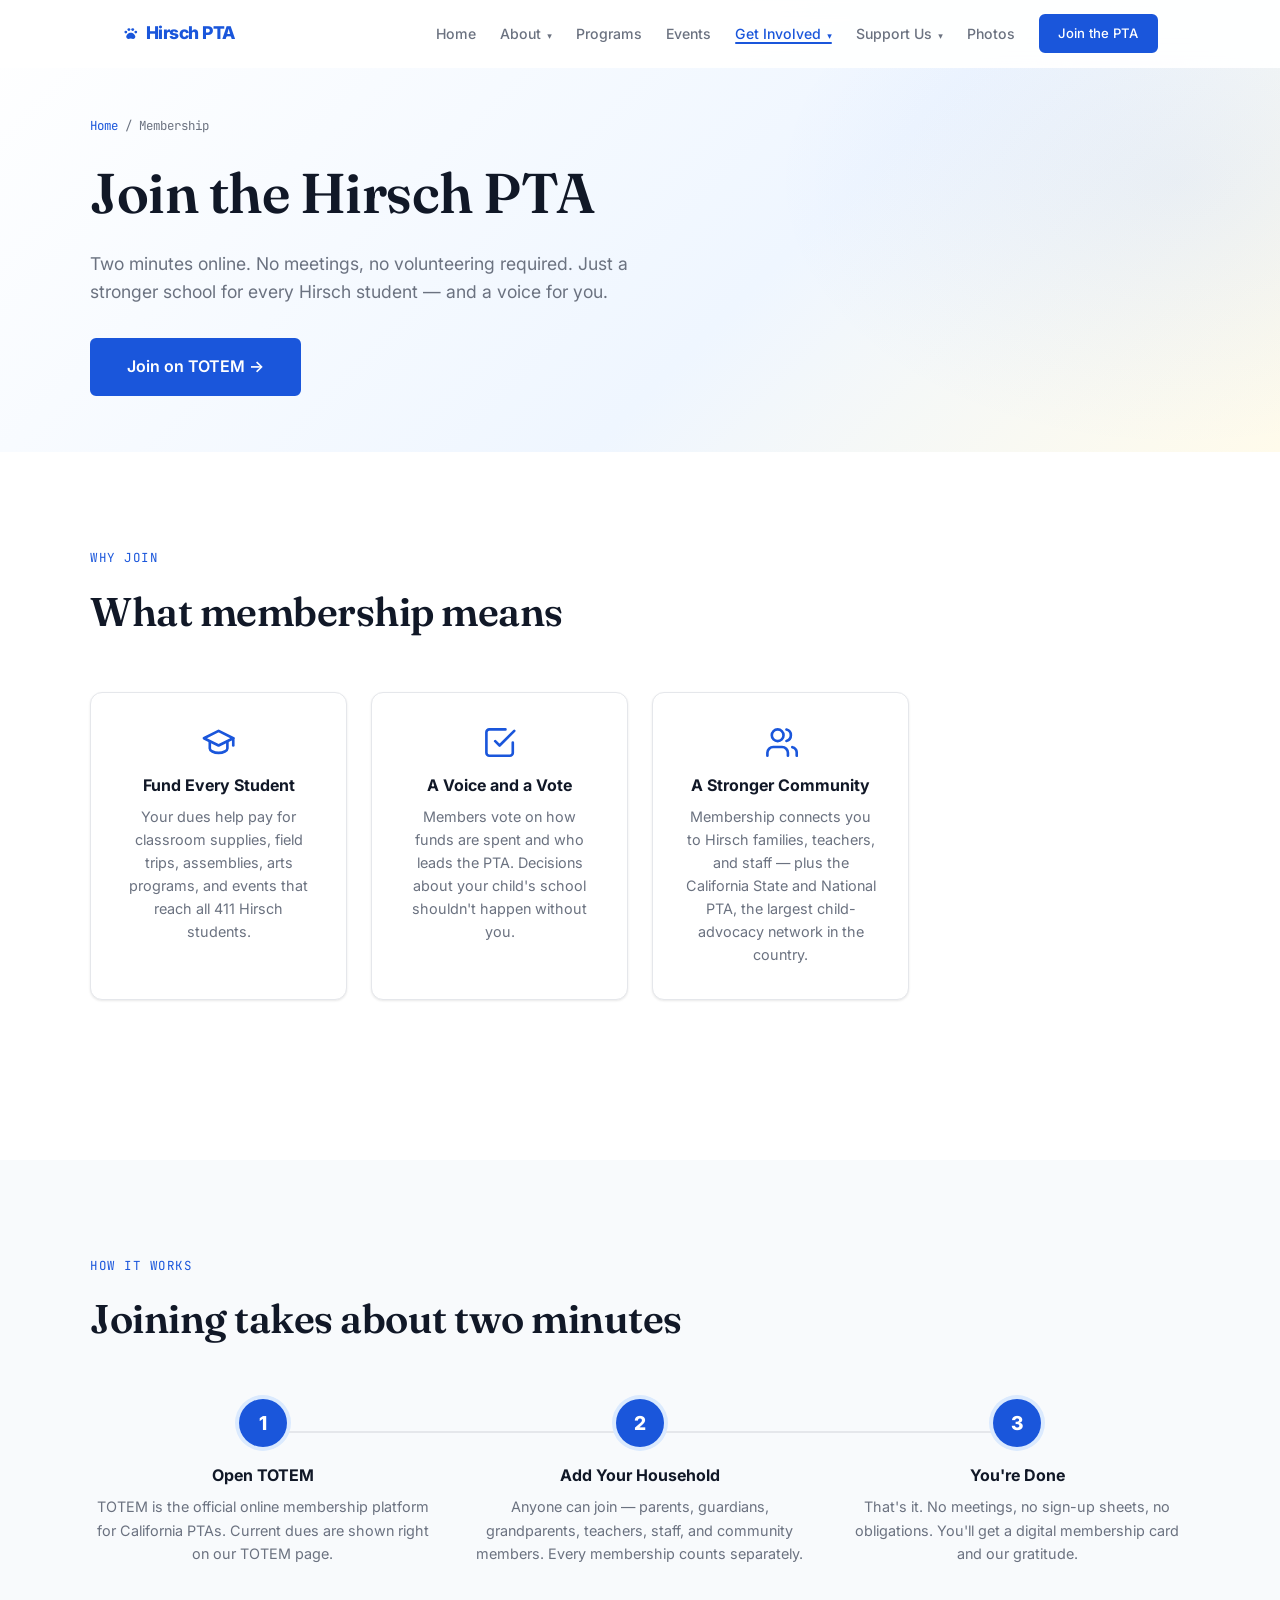
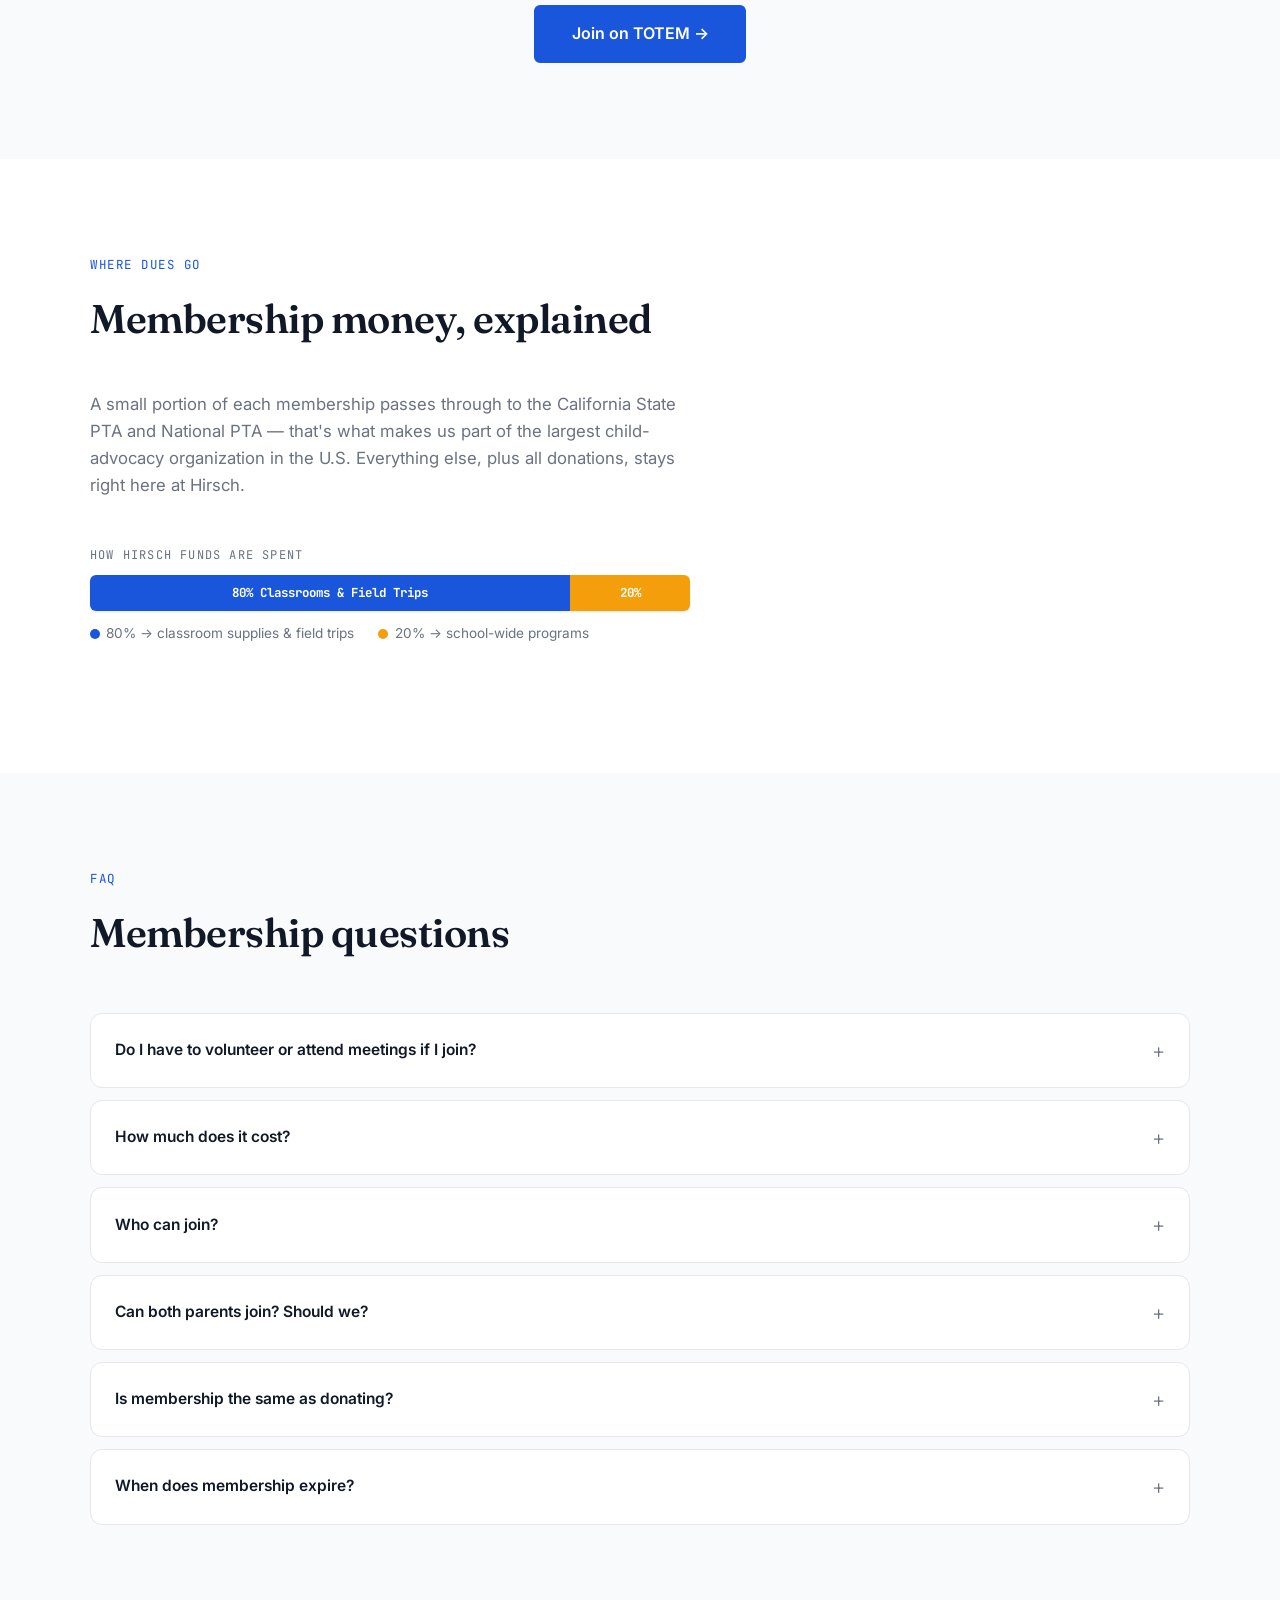
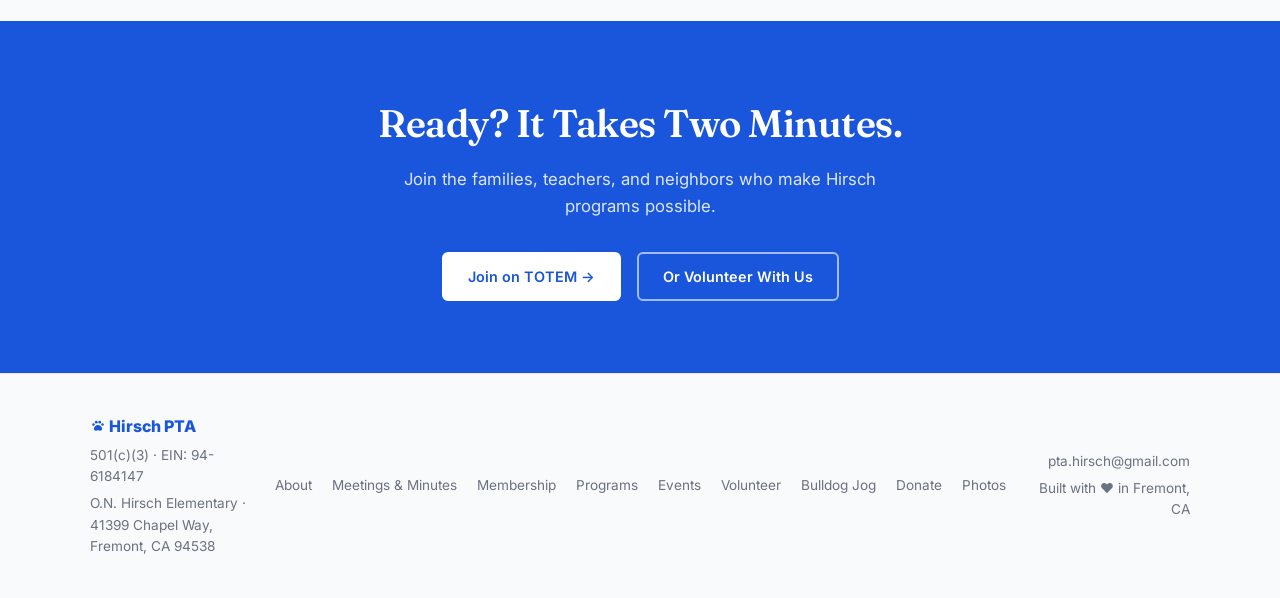
<file: membership.html>
<!DOCTYPE html>
<html lang="en">
<head>
  <meta charset="UTF-8" />
  <meta name="viewport" content="width=device-width, initial-scale=1.0" />
  <title>Membership | Hirsch PTA</title>
  <meta name="description" content="Join the Hirsch Elementary PTA — 2 minutes online, no volunteering required. Your membership funds programs for every Hirsch student and gives you a voice." />
  <meta property="og:title" content="Join the Hirsch PTA" />
  <meta property="og:description" content="Two minutes online, no volunteering required. Help build a stronger school for every Hirsch student." />
  <meta property="og:type" content="website" />
  <meta property="og:url" content="https://hirschpta.org/membership" />
  <meta property="og:image" content="https://hirschpta.org/assets/og.png" />
  <meta property="og:image:width" content="1729" />
  <meta property="og:image:height" content="910" />
  <meta property="og:image:alt" content="Hirsch PTA — Stronger Together, Bulldog Proud." />
  <meta name="twitter:card" content="summary_large_image" />
  <link rel="icon" href="assets/favicon.svg" type="image/svg+xml" />
  <link rel="preconnect" href="https://fonts.googleapis.com" />
  <link rel="preconnect" href="https://fonts.gstatic.com" crossorigin />
  <link href="https://fonts.googleapis.com/css2?family=Fraunces:opsz,wght@9..144,600..700&family=Inter:wght@300;400;500;600;700;800&family=JetBrains+Mono:wght@400;500&display=swap" rel="stylesheet" />
  <link rel="stylesheet" href="css/styles.css?v=20260724" />
</head>
<body data-page="membership">

  <a class="skip-link" href="#main">Skip to content</a>

  <div data-nav></div>

  <!-- PAGE HERO -->
  <div class="page-hero" id="main">
    <div class="page-hero-inner">
      <div class="breadcrumb"><a href="/">Home</a> / Membership</div>
      <h1 class="page-hero-title">Join the Hirsch PTA</h1>
      <p class="page-hero-sub">Two minutes online. No meetings, no volunteering required. Just a stronger school for every Hirsch student — and a voice for you.</p>
      <div style="margin-top:2rem; opacity:0; animation: fadeUp .5s .25s forwards;">
        <a href="https://jointotem.com/ca/fremont/o-n-hirsch-elementary-pta" target="_blank" rel="noopener" class="btn btn-primary" style="font-size:1rem; padding:.9rem 2.2rem;">Join on TOTEM &rarr;</a>
      </div>
    </div>
  </div>

  <!-- WHY JOIN -->
  <section class="section" id="why-join">
    <div class="container">
      <div class="section-label">Why Join</div>
      <h2 class="section-title">What membership means</h2>
      <div class="benefits-grid">
        <div class="benefit-card">
          <div class="benefit-icon"><svg class="icon" aria-hidden="true"><use href="#i-grad"/></svg></div>
          <div class="benefit-title">Fund Every Student</div>
          <p class="benefit-desc">Your dues help pay for classroom supplies, field trips, assemblies, arts programs, and events that reach all 411 Hirsch students.</p>
        </div>
        <div class="benefit-card">
          <div class="benefit-icon"><svg class="icon" aria-hidden="true"><use href="#i-vote"/></svg></div>
          <div class="benefit-title">A Voice and a Vote</div>
          <p class="benefit-desc">Members vote on how funds are spent and who leads the PTA. Decisions about your child's school shouldn't happen without you.</p>
        </div>
        <div class="benefit-card">
          <div class="benefit-icon"><svg class="icon" aria-hidden="true"><use href="#i-users"/></svg></div>
          <div class="benefit-title">A Stronger Community</div>
          <p class="benefit-desc">Membership connects you to Hirsch families, teachers, and staff — plus the California State and National PTA, the largest child-advocacy network in the country.</p>
        </div>
      </div>
    </div>
  </section>

  <!-- HOW TO JOIN -->
  <section class="section section-alt" id="how">
    <div class="container">
      <div class="section-label">How It Works</div>
      <h2 class="section-title">Joining takes about two minutes</h2>
      <div class="steps-row">
        <div class="step-card">
          <div class="step-number">1</div>
          <div class="step-title">Open TOTEM</div>
          <p class="step-desc">TOTEM is the official online membership platform for California PTAs. Current dues are shown right on our TOTEM page.</p>
        </div>
        <div class="step-card">
          <div class="step-number">2</div>
          <div class="step-title">Add Your Household</div>
          <p class="step-desc">Anyone can join — parents, guardians, grandparents, teachers, staff, and community members. Every membership counts separately.</p>
        </div>
        <div class="step-card">
          <div class="step-number">3</div>
          <div class="step-title">You're Done</div>
          <p class="step-desc">That's it. No meetings, no sign-up sheets, no obligations. You'll get a digital membership card and our gratitude.</p>
        </div>
      </div>
      <div style="margin-top:2.5rem; text-align:center;">
        <a href="https://jointotem.com/ca/fremont/o-n-hirsch-elementary-pta" target="_blank" rel="noopener" class="btn btn-primary" style="font-size:1rem; padding:.9rem 2.2rem;">Join on TOTEM &rarr;</a>
      </div>
    </div>
  </section>

  <!-- WHERE DUES GO -->
  <section class="section" id="dues">
    <div class="container">
      <div class="section-label">Where Dues Go</div>
      <h2 class="section-title">Membership money, explained</h2>
      <p class="section-subtitle">
        A small portion of each membership passes through to the California State PTA and National PTA —
        that's what makes us part of the largest child-advocacy organization in the U.S. Everything else,
        plus all donations, stays right here at Hirsch.
      </p>
      <div class="fund-bar-wrap" style="max-width:600px;">
        <div class="fund-bar-label">How Hirsch funds are spent</div>
        <div class="fund-bar">
          <div class="fund-bar-segment fund-bar-classroom">80% Classrooms &amp; Field Trips</div>
          <div class="fund-bar-segment fund-bar-programs">20%</div>
        </div>
        <div class="fund-bar-legend">
          <span><span class="fund-dot fund-dot-blue"></span> 80% &rarr; classroom supplies &amp; field trips</span>
          <span><span class="fund-dot fund-dot-gold"></span> 20% &rarr; school-wide programs</span>
        </div>
      </div>
    </div>
  </section>

  <!-- FAQ -->
  <section class="section section-alt" id="faq">
    <div class="container">
      <div class="section-label">FAQ</div>
      <h2 class="section-title">Membership questions</h2>
      <div class="faq-list">

        <details class="faq-item">
          <summary class="faq-q">Do I have to volunteer or attend meetings if I join?</summary>
          <p class="faq-a">No. Membership carries zero obligations — many members simply pay dues and enjoy knowing they've funded programs for every student. Meetings and volunteering are always open to you, never required.</p>
        </details>

        <details class="faq-item">
          <summary class="faq-q">How much does it cost?</summary>
          <p class="faq-a">Current dues are listed on our <a href="https://jointotem.com/ca/fremont/o-n-hirsch-elementary-pta" target="_blank" rel="noopener" style="color:var(--accent);">TOTEM membership page</a>. Cost should never keep a family from joining — email <a href="mailto:pta.hirsch@gmail.com" style="color:var(--accent);">pta.hirsch@gmail.com</a> and we'll work something out, no questions asked.</p>
        </details>

        <details class="faq-item">
          <summary class="faq-q">Who can join?</summary>
          <p class="faq-a">Everyone who cares about Hirsch students: parents, guardians, grandparents, aunts and uncles, teachers, staff, and community members. You do not need a child enrolled at Hirsch.</p>
        </details>

        <details class="faq-item">
          <summary class="faq-q">Can both parents join? Should we?</summary>
          <p class="faq-a">Yes, and it helps! Each membership adds a vote and additional support for programs. Grandparents and other family members are welcome too.</p>
        </details>

        <details class="faq-item">
          <summary class="faq-q">Is membership the same as donating?</summary>
          <p class="faq-a">They're separate. Dues make you a member with voting rights; a portion supports the state and national PTA. Donations are 100% local and tax-deductible — you can do either or both. See <a href="/donate" style="color:var(--accent);">ways to give</a>.</p>
        </details>

        <details class="faq-item">
          <summary class="faq-q">When does membership expire?</summary>
          <p class="faq-a">Memberships run for one school year and renew each fall. Join any time — dues are the same year-round.</p>
        </details>

      </div>
    </div>
  </section>

  <!-- JOIN CTA -->
  <div class="cta-band">
    <div class="container">
      <h2>Ready? It Takes Two Minutes.</h2>
      <p>Join the families, teachers, and neighbors who make Hirsch programs possible.</p>
      <div class="cta-band-btns">
        <a href="https://jointotem.com/ca/fremont/o-n-hirsch-elementary-pta" target="_blank" rel="noopener" class="btn btn-white">Join on TOTEM &rarr;</a>
        <a href="/volunteer" class="btn btn-white-outline">Or Volunteer With Us</a>
      </div>
    </div>
  </div>

  <div data-footer></div>

  <script src="js/layout.js?v=20260806b"></script>
  <script src="js/main.js?v=20260724"></script>
</body>
</html>
</file>
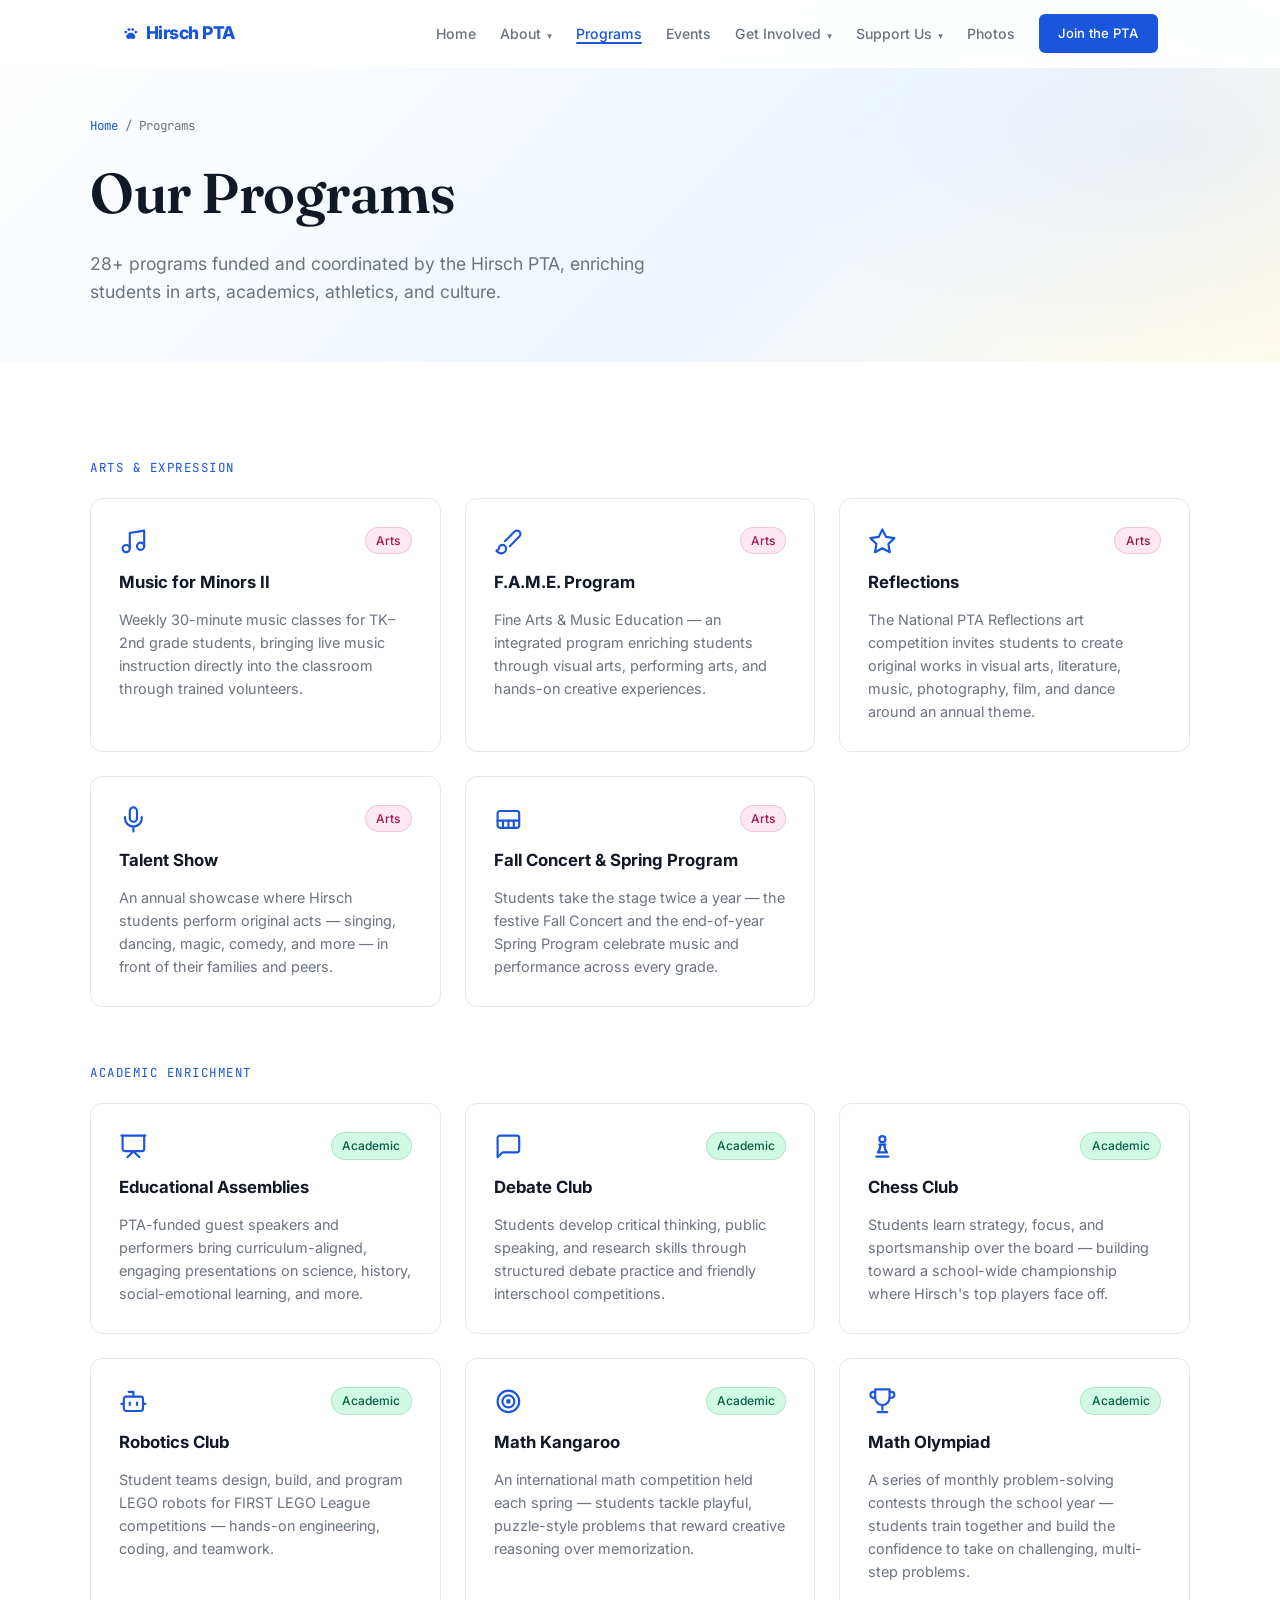
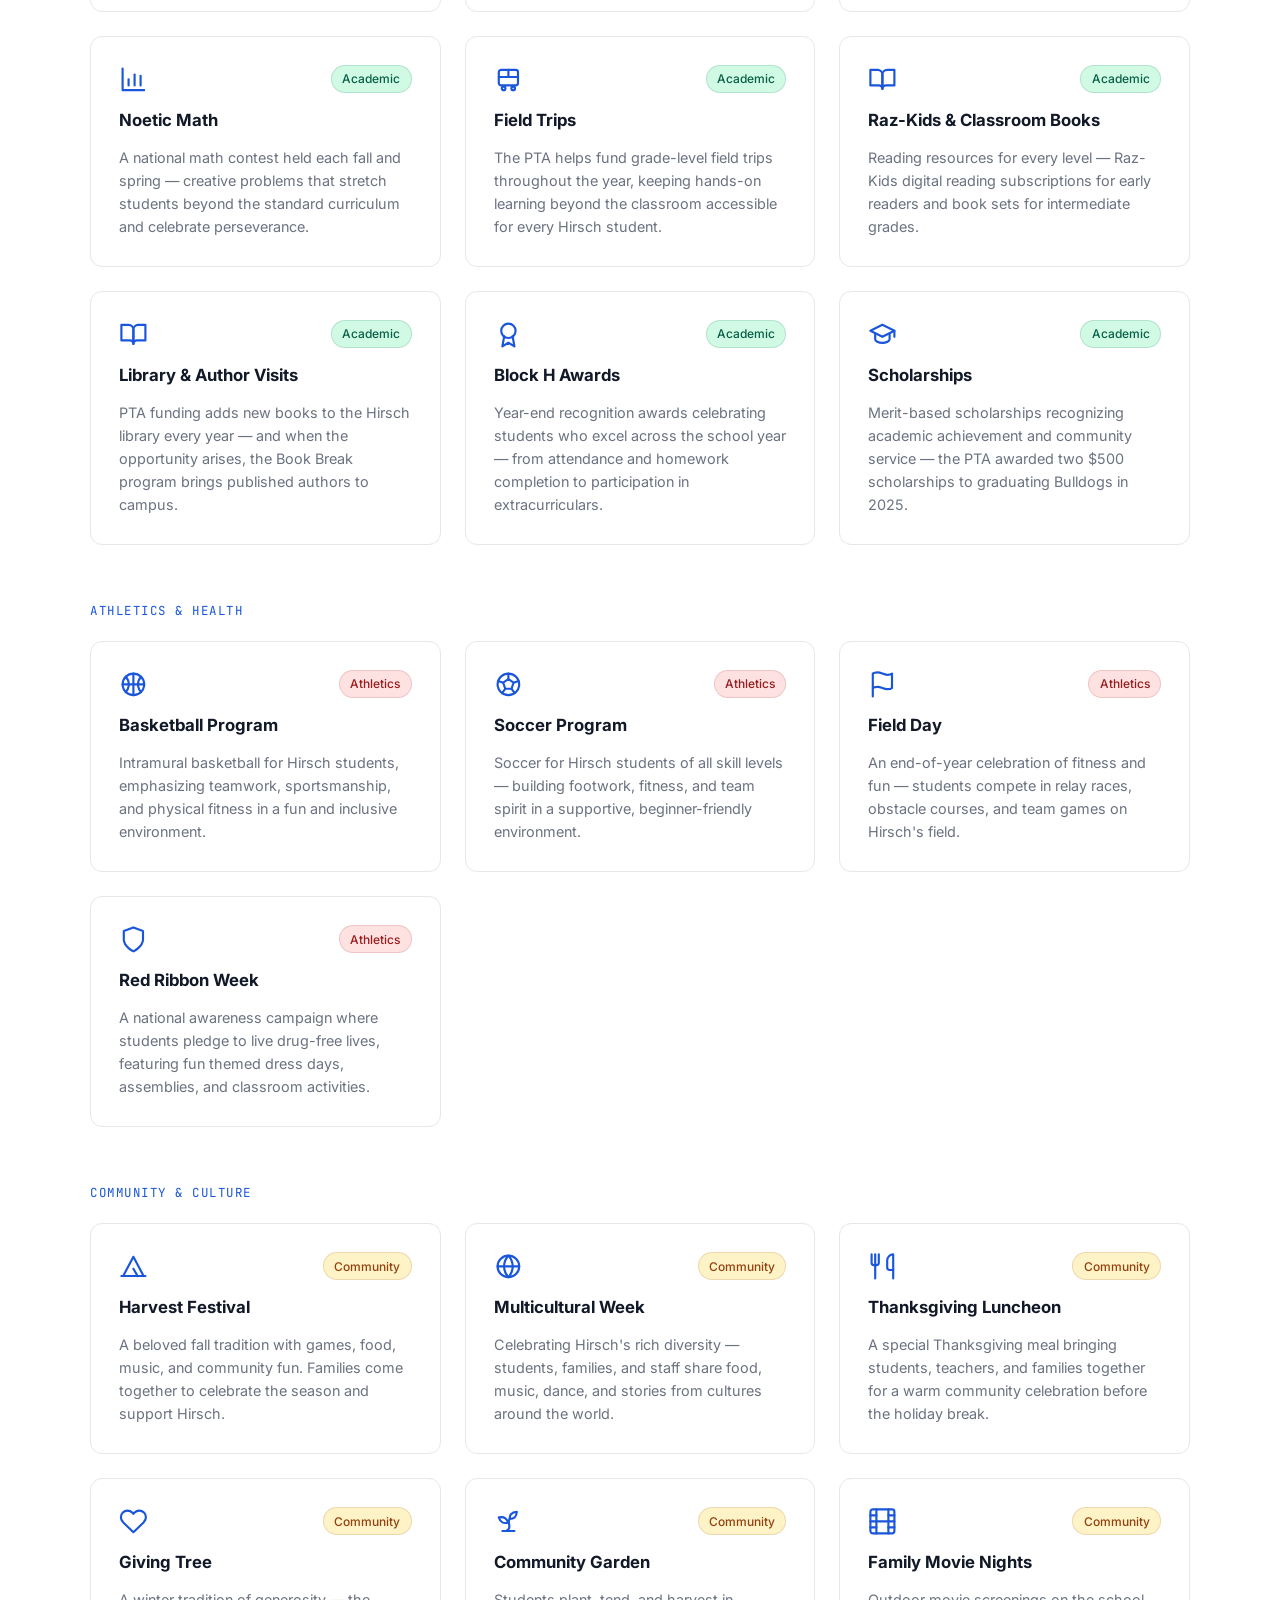
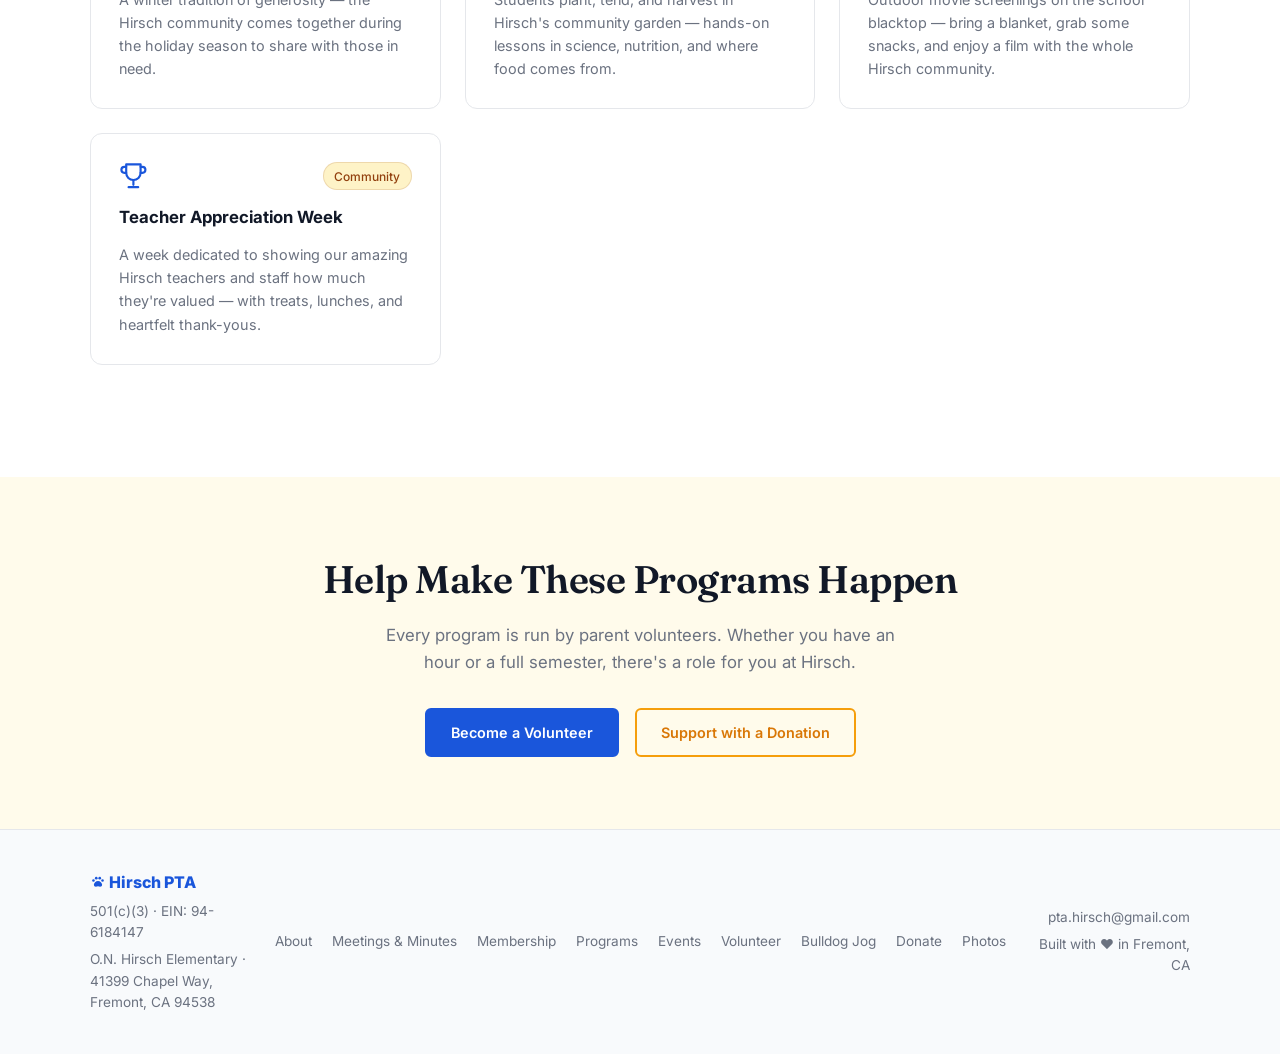
<file: programs.html>
<!DOCTYPE html>
<html lang="en">
<head>
  <meta charset="UTF-8" />
  <meta name="viewport" content="width=device-width, initial-scale=1.0" />
  <title>Programs | Hirsch PTA</title>
  <meta name="description" content="Hirsch PTA funds and coordinates 28+ programs enriching students in arts, academics, athletics, and community. See everything we offer." />
  <meta property="og:title" content="Programs Funded &amp; Coordinated by Hirsch PTA" />
  <meta property="og:description" content="Explore 28+ arts, academic, athletic, and community programs enriching Hirsch students." />
  <meta property="og:type" content="website" />
  <meta property="og:url" content="https://hirschpta.org/programs" />
  <meta property="og:image" content="https://hirschpta.org/assets/og.png" />
  <meta property="og:image:width" content="1729" />
  <meta property="og:image:height" content="910" />
  <meta property="og:image:alt" content="Hirsch PTA — Stronger Together, Bulldog Proud." />
  <meta name="twitter:card" content="summary_large_image" />
  <link rel="icon" href="assets/favicon.svg" type="image/svg+xml" />
  <link rel="preconnect" href="https://fonts.googleapis.com" />
  <link rel="preconnect" href="https://fonts.gstatic.com" crossorigin />
  <link href="https://fonts.googleapis.com/css2?family=Fraunces:opsz,wght@9..144,600..700&family=Inter:wght@300;400;500;600;700;800&family=JetBrains+Mono:wght@400;500&display=swap" rel="stylesheet" />
  <link rel="stylesheet" href="css/styles.css?v=20260724" />
</head>
<body data-page="programs">

  <a class="skip-link" href="#main">Skip to content</a>

  <div data-nav></div>

  <!-- PAGE HERO -->
  <div class="page-hero" id="main">
    <div class="page-hero-inner">
      <div class="breadcrumb"><a href="/">Home</a> / Programs</div>
      <h1 class="page-hero-title">Our Programs</h1>
      <p class="page-hero-sub">28+ programs funded and coordinated by the Hirsch PTA, enriching students in arts, academics, athletics, and culture.</p>
    </div>
  </div>

  <!-- PROGRAMS GRID -->
  <section class="section" id="programs">
    <div class="container">

      <!-- Arts -->
      <div class="section-label" style="margin-bottom:1.25rem;">Arts &amp; Expression</div>
      <div class="programs-grid" style="margin-bottom:3.5rem;">

        <div class="program-card">
          <div class="program-card-top">
            <span class="program-icon"><svg class="icon" aria-hidden="true"><use href="#i-music"/></svg></span>
            <span class="tag tag-arts">Arts</span>
          </div>
          <div class="program-name">Music for Minors II</div>
          <p class="program-desc">Weekly 30-minute music classes for TK–2nd grade students, bringing live music instruction directly into the classroom through trained volunteers.</p>
        </div>

        <div class="program-card">
          <div class="program-card-top">
            <span class="program-icon"><svg class="icon" aria-hidden="true"><use href="#i-brush"/></svg></span>
            <span class="tag tag-arts">Arts</span>
          </div>
          <div class="program-name">F.A.M.E. Program</div>
          <p class="program-desc">Fine Arts &amp; Music Education — an integrated program enriching students through visual arts, performing arts, and hands-on creative experiences.</p>
        </div>

        <div class="program-card">
          <div class="program-card-top">
            <span class="program-icon"><svg class="icon" aria-hidden="true"><use href="#i-star"/></svg></span>
            <span class="tag tag-arts">Arts</span>
          </div>
          <div class="program-name">Reflections</div>
          <p class="program-desc">The National PTA Reflections art competition invites students to create original works in visual arts, literature, music, photography, film, and dance around an annual theme.</p>
        </div>

        <div class="program-card">
          <div class="program-card-top">
            <span class="program-icon"><svg class="icon" aria-hidden="true"><use href="#i-mic"/></svg></span>
            <span class="tag tag-arts">Arts</span>
          </div>
          <div class="program-name">Talent Show</div>
          <p class="program-desc">An annual showcase where Hirsch students perform original acts — singing, dancing, magic, comedy, and more — in front of their families and peers.</p>
        </div>

        <div class="program-card">
          <div class="program-card-top">
            <span class="program-icon"><svg class="icon" aria-hidden="true"><use href="#i-piano"/></svg></span>
            <span class="tag tag-arts">Arts</span>
          </div>
          <div class="program-name">Fall Concert &amp; Spring Program</div>
          <p class="program-desc">Students take the stage twice a year — the festive Fall Concert and the end-of-year Spring Program celebrate music and performance across every grade.</p>
        </div>

      </div>

      <!-- Academic -->
      <div class="section-label" style="margin-bottom:1.25rem;">Academic Enrichment</div>
      <div class="programs-grid" style="margin-bottom:3.5rem;">

        <div class="program-card">
          <div class="program-card-top">
            <span class="program-icon"><svg class="icon" aria-hidden="true"><use href="#i-presentation"/></svg></span>
            <span class="tag tag-academic">Academic</span>
          </div>
          <div class="program-name">Educational Assemblies</div>
          <p class="program-desc">PTA-funded guest speakers and performers bring curriculum-aligned, engaging presentations on science, history, social-emotional learning, and more.</p>
        </div>

        <div class="program-card">
          <div class="program-card-top">
            <span class="program-icon"><svg class="icon" aria-hidden="true"><use href="#i-message"/></svg></span>
            <span class="tag tag-academic">Academic</span>
          </div>
          <div class="program-name">Debate Club</div>
          <p class="program-desc">Students develop critical thinking, public speaking, and research skills through structured debate practice and friendly interschool competitions.</p>
        </div>

        <div class="program-card">
          <div class="program-card-top">
            <span class="program-icon"><svg class="icon" aria-hidden="true"><use href="#i-chess"/></svg></span>
            <span class="tag tag-academic">Academic</span>
          </div>
          <div class="program-name">Chess Club</div>
          <p class="program-desc">Students learn strategy, focus, and sportsmanship over the board — building toward a school-wide championship where Hirsch's top players face off.</p>
        </div>

        <div class="program-card">
          <div class="program-card-top">
            <span class="program-icon"><svg class="icon" aria-hidden="true"><use href="#i-bot"/></svg></span>
            <span class="tag tag-academic">Academic</span>
          </div>
          <div class="program-name">Robotics Club</div>
          <p class="program-desc">Student teams design, build, and program LEGO robots for FIRST LEGO League competitions — hands-on engineering, coding, and teamwork.</p>
        </div>

        <div class="program-card">
          <div class="program-card-top">
            <span class="program-icon"><svg class="icon" aria-hidden="true"><use href="#i-target"/></svg></span>
            <span class="tag tag-academic">Academic</span>
          </div>
          <div class="program-name">Math Kangaroo</div>
          <p class="program-desc">An international math competition held each spring — students tackle playful, puzzle-style problems that reward creative reasoning over memorization.</p>
        </div>

        <div class="program-card">
          <div class="program-card-top">
            <span class="program-icon"><svg class="icon" aria-hidden="true"><use href="#i-trophy"/></svg></span>
            <span class="tag tag-academic">Academic</span>
          </div>
          <div class="program-name">Math Olympiad</div>
          <p class="program-desc">A series of monthly problem-solving contests through the school year — students train together and build the confidence to take on challenging, multi-step problems.</p>
        </div>

        <div class="program-card">
          <div class="program-card-top">
            <span class="program-icon"><svg class="icon" aria-hidden="true"><use href="#i-chart"/></svg></span>
            <span class="tag tag-academic">Academic</span>
          </div>
          <div class="program-name">Noetic Math</div>
          <p class="program-desc">A national math contest held each fall and spring — creative problems that stretch students beyond the standard curriculum and celebrate perseverance.</p>
        </div>

        <div class="program-card">
          <div class="program-card-top">
            <span class="program-icon"><svg class="icon" aria-hidden="true"><use href="#i-bus"/></svg></span>
            <span class="tag tag-academic">Academic</span>
          </div>
          <div class="program-name">Field Trips</div>
          <p class="program-desc">The PTA helps fund grade-level field trips throughout the year, keeping hands-on learning beyond the classroom accessible for every Hirsch student.</p>
        </div>

        <div class="program-card">
          <div class="program-card-top">
            <span class="program-icon"><svg class="icon" aria-hidden="true"><use href="#i-book"/></svg></span>
            <span class="tag tag-academic">Academic</span>
          </div>
          <div class="program-name">Raz-Kids &amp; Classroom Books</div>
          <p class="program-desc">Reading resources for every level — Raz-Kids digital reading subscriptions for early readers and book sets for intermediate grades.</p>
        </div>

        <div class="program-card">
          <div class="program-card-top">
            <span class="program-icon"><svg class="icon" aria-hidden="true"><use href="#i-book-open"/></svg></span>
            <span class="tag tag-academic">Academic</span>
          </div>
          <div class="program-name">Library &amp; Author Visits</div>
          <p class="program-desc">PTA funding adds new books to the Hirsch library every year — and when the opportunity arises, the Book Break program brings published authors to campus.</p>
        </div>

        <div class="program-card">
          <div class="program-card-top">
            <span class="program-icon"><svg class="icon" aria-hidden="true"><use href="#i-award"/></svg></span>
            <span class="tag tag-academic">Academic</span>
          </div>
          <div class="program-name">Block H Awards</div>
          <p class="program-desc">Year-end recognition awards celebrating students who excel across the school year — from attendance and homework completion to participation in extracurriculars.</p>
        </div>

        <div class="program-card">
          <div class="program-card-top">
            <span class="program-icon"><svg class="icon" aria-hidden="true"><use href="#i-grad"/></svg></span>
            <span class="tag tag-academic">Academic</span>
          </div>
          <div class="program-name">Scholarships</div>
          <p class="program-desc">Merit-based scholarships recognizing academic achievement and community service — the PTA awarded two $500 scholarships to graduating Bulldogs in 2025.</p>
        </div>

      </div>

      <!-- Athletics -->
      <div class="section-label" style="margin-bottom:1.25rem;">Athletics &amp; Health</div>
      <div class="programs-grid" style="margin-bottom:3.5rem;">

        <div class="program-card">
          <div class="program-card-top">
            <span class="program-icon"><svg class="icon" aria-hidden="true"><use href="#i-basketball"/></svg></span>
            <span class="tag tag-athletics">Athletics</span>
          </div>
          <div class="program-name">Basketball Program</div>
          <p class="program-desc">Intramural basketball for Hirsch students, emphasizing teamwork, sportsmanship, and physical fitness in a fun and inclusive environment.</p>
        </div>

        <div class="program-card">
          <div class="program-card-top">
            <span class="program-icon"><svg class="icon" aria-hidden="true"><use href="#i-soccer"/></svg></span>
            <span class="tag tag-athletics">Athletics</span>
          </div>
          <div class="program-name">Soccer Program</div>
          <p class="program-desc">Soccer for Hirsch students of all skill levels — building footwork, fitness, and team spirit in a supportive, beginner-friendly environment.</p>
        </div>

        <div class="program-card">
          <div class="program-card-top">
            <span class="program-icon"><svg class="icon" aria-hidden="true"><use href="#i-flag"/></svg></span>
            <span class="tag tag-athletics">Athletics</span>
          </div>
          <div class="program-name">Field Day</div>
          <p class="program-desc">An end-of-year celebration of fitness and fun — students compete in relay races, obstacle courses, and team games on Hirsch's field.</p>
        </div>

        <div class="program-card">
          <div class="program-card-top">
            <span class="program-icon"><svg class="icon" aria-hidden="true"><use href="#i-shield"/></svg></span>
            <span class="tag tag-athletics">Athletics</span>
          </div>
          <div class="program-name">Red Ribbon Week</div>
          <p class="program-desc">A national awareness campaign where students pledge to live drug-free lives, featuring fun themed dress days, assemblies, and classroom activities.</p>
        </div>

      </div>

      <!-- Community -->
      <div class="section-label" style="margin-bottom:1.25rem;">Community &amp; Culture</div>
      <div class="programs-grid" style="margin-bottom:1rem;">

        <div class="program-card">
          <div class="program-card-top">
            <span class="program-icon"><svg class="icon" aria-hidden="true"><use href="#i-tent"/></svg></span>
            <span class="tag tag-community">Community</span>
          </div>
          <div class="program-name">Harvest Festival</div>
          <p class="program-desc">A beloved fall tradition with games, food, music, and community fun. Families come together to celebrate the season and support Hirsch.</p>
        </div>

        <div class="program-card">
          <div class="program-card-top">
            <span class="program-icon"><svg class="icon" aria-hidden="true"><use href="#i-globe"/></svg></span>
            <span class="tag tag-community">Community</span>
          </div>
          <div class="program-name">Multicultural Week</div>
          <p class="program-desc">Celebrating Hirsch's rich diversity — students, families, and staff share food, music, dance, and stories from cultures around the world.</p>
        </div>

        <div class="program-card">
          <div class="program-card-top">
            <span class="program-icon"><svg class="icon" aria-hidden="true"><use href="#i-utensils"/></svg></span>
            <span class="tag tag-community">Community</span>
          </div>
          <div class="program-name">Thanksgiving Luncheon</div>
          <p class="program-desc">A special Thanksgiving meal bringing students, teachers, and families together for a warm community celebration before the holiday break.</p>
        </div>

        <div class="program-card">
          <div class="program-card-top">
            <span class="program-icon"><svg class="icon" aria-hidden="true"><use href="#i-heart"/></svg></span>
            <span class="tag tag-community">Community</span>
          </div>
          <div class="program-name">Giving Tree</div>
          <p class="program-desc">A winter tradition of generosity — the Hirsch community comes together during the holiday season to share with those in need.</p>
        </div>

        <div class="program-card">
          <div class="program-card-top">
            <span class="program-icon"><svg class="icon" aria-hidden="true"><use href="#i-sprout"/></svg></span>
            <span class="tag tag-community">Community</span>
          </div>
          <div class="program-name">Community Garden</div>
          <p class="program-desc">Students plant, tend, and harvest in Hirsch's community garden — hands-on lessons in science, nutrition, and where food comes from.</p>
        </div>

        <div class="program-card">
          <div class="program-card-top">
            <span class="program-icon"><svg class="icon" aria-hidden="true"><use href="#i-film"/></svg></span>
            <span class="tag tag-community">Community</span>
          </div>
          <div class="program-name">Family Movie Nights</div>
          <p class="program-desc">Outdoor movie screenings on the school blacktop — bring a blanket, grab some snacks, and enjoy a film with the whole Hirsch community.</p>
        </div>

        <div class="program-card">
          <div class="program-card-top">
            <span class="program-icon"><svg class="icon" aria-hidden="true"><use href="#i-trophy"/></svg></span>
            <span class="tag tag-community">Community</span>
          </div>
          <div class="program-name">Teacher Appreciation Week</div>
          <p class="program-desc">A week dedicated to showing our amazing Hirsch teachers and staff how much they're valued — with treats, lunches, and heartfelt thank-yous.</p>
        </div>

      </div>
    </div>
  </section>

  <!-- VOLUNTEER CTA -->
  <div class="cta-band cta-band-warm">
    <div class="container">
      <h2 style="color:var(--text);">Help Make These Programs Happen</h2>
      <p>Every program is run by parent volunteers. Whether you have an hour or a full semester, there's a role for you at Hirsch.</p>
      <div class="cta-band-btns">
        <a href="/volunteer" class="btn btn-primary">Become a Volunteer</a>
        <a href="/donate" class="btn btn-gold-outline">Support with a Donation</a>
      </div>
    </div>
  </div>

  <div data-footer></div>

  <script src="js/layout.js?v=20260806b"></script>
  <script src="js/main.js?v=20260724"></script>
</body>
</html>
</file>
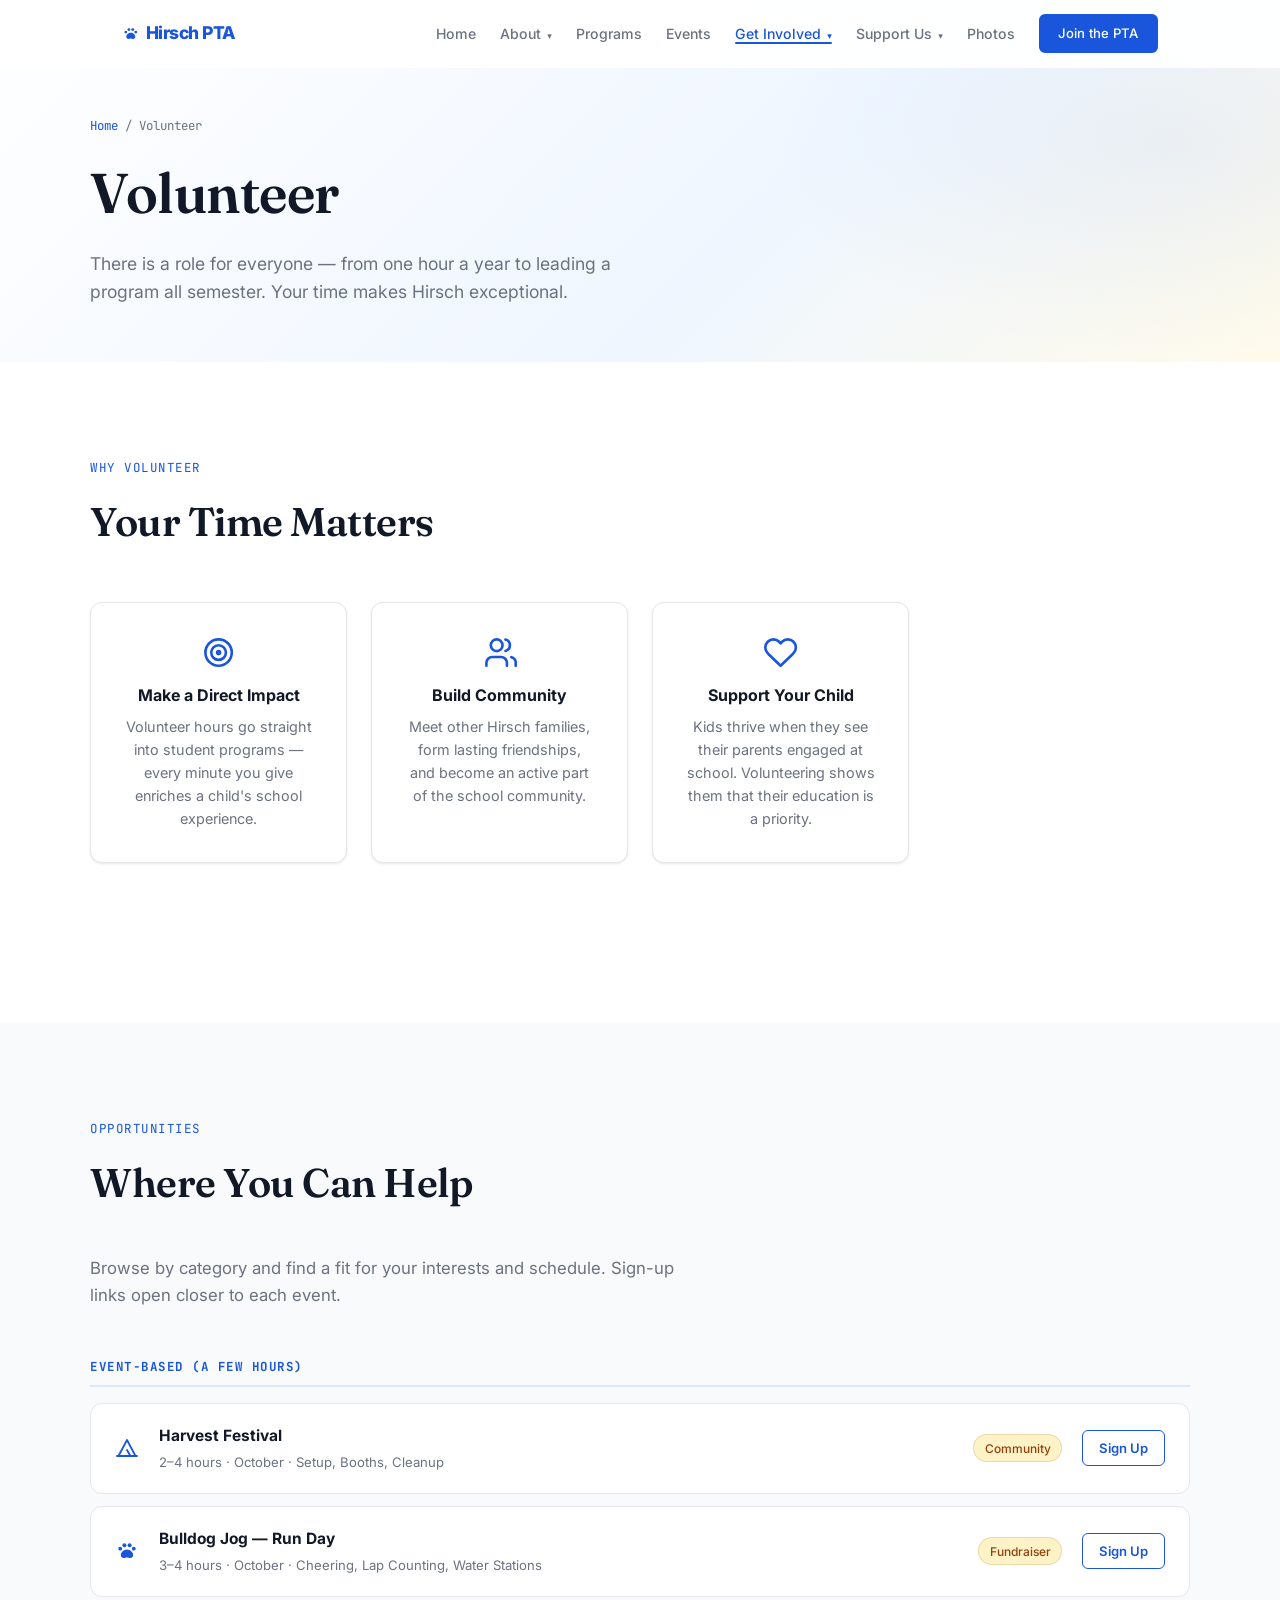
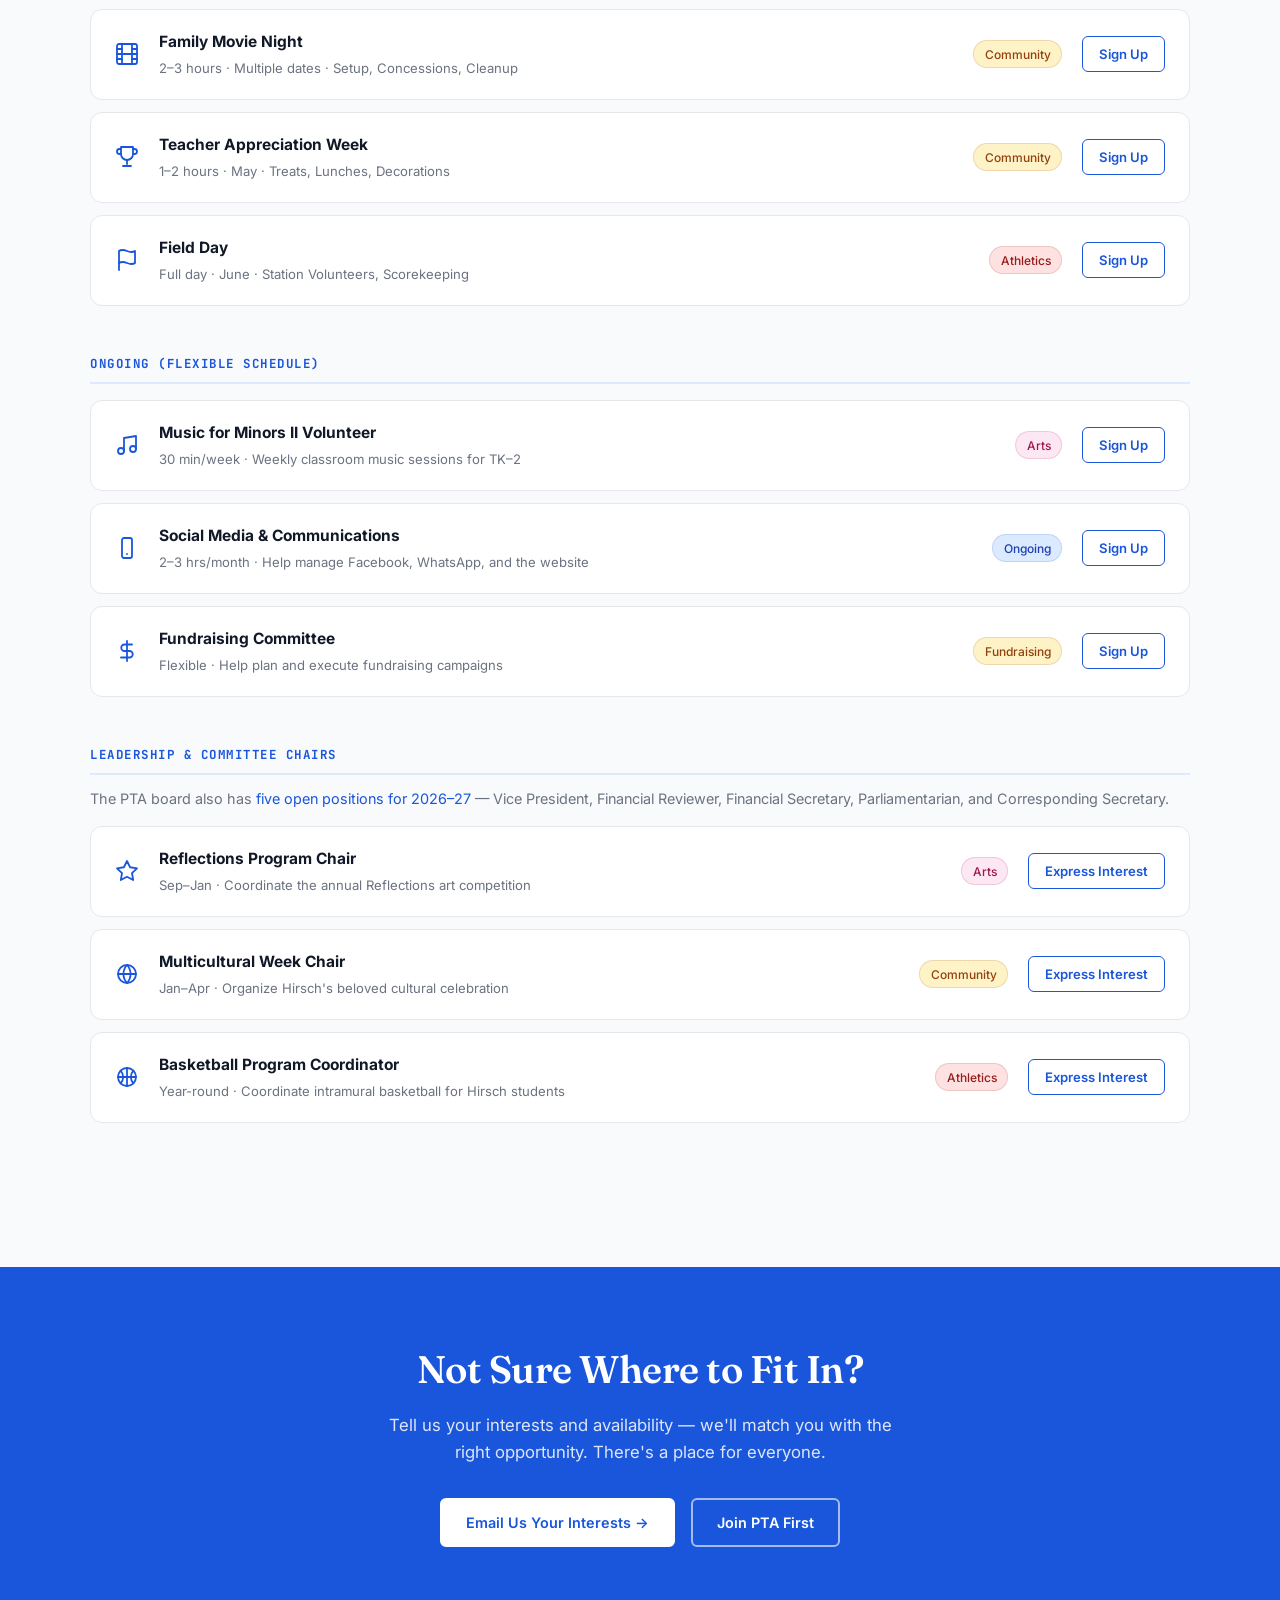
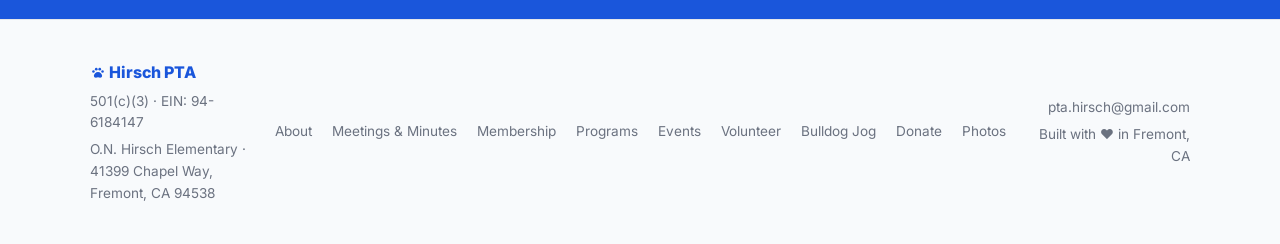
<file: volunteer.html>
<!DOCTYPE html>
<html lang="en">
<head>
  <meta charset="UTF-8" />
  <meta name="viewport" content="width=device-width, initial-scale=1.0" />
  <title>Volunteer | Hirsch PTA</title>
  <meta name="description" content="Volunteer with the Hirsch PTA — there's a role for every schedule, from one-hour event help to leading a program." />
  <meta property="og:title" content="Volunteer with Hirsch PTA" />
  <meta property="og:description" content="Find a meaningful volunteer role for any schedule, from one-hour event help to leading a program." />
  <meta property="og:type" content="website" />
  <meta property="og:url" content="https://hirschpta.org/volunteer" />
  <meta property="og:image" content="https://hirschpta.org/assets/og.png" />
  <meta property="og:image:width" content="1729" />
  <meta property="og:image:height" content="910" />
  <meta property="og:image:alt" content="Hirsch PTA — Stronger Together, Bulldog Proud." />
  <meta name="twitter:card" content="summary_large_image" />
  <link rel="icon" href="assets/favicon.svg" type="image/svg+xml" />
  <link rel="preconnect" href="https://fonts.googleapis.com" />
  <link rel="preconnect" href="https://fonts.gstatic.com" crossorigin />
  <link href="https://fonts.googleapis.com/css2?family=Fraunces:opsz,wght@9..144,600..700&family=Inter:wght@300;400;500;600;700;800&family=JetBrains+Mono:wght@400;500&display=swap" rel="stylesheet" />
  <link rel="stylesheet" href="css/styles.css?v=20260724" />
</head>
<body data-page="volunteer">

  <a class="skip-link" href="#main">Skip to content</a>

  <div data-nav></div>

  <!-- PAGE HERO -->
  <div class="page-hero" id="main">
    <div class="page-hero-inner">
      <div class="breadcrumb"><a href="/">Home</a> / Volunteer</div>
      <h1 class="page-hero-title">Volunteer</h1>
      <p class="page-hero-sub">There is a role for everyone — from one hour a year to leading a program all semester. Your time makes Hirsch exceptional.</p>
    </div>
  </div>

  <!-- WHY VOLUNTEER -->
  <section class="section" id="why">
    <div class="container">
      <div class="section-label">Why Volunteer</div>
      <h2 class="section-title">Your Time Matters</h2>
      <div class="benefits-grid">
        <div class="benefit-card">
          <div class="benefit-icon"><svg class="icon" aria-hidden="true"><use href="#i-target"/></svg></div>
          <div class="benefit-title">Make a Direct Impact</div>
          <p class="benefit-desc">Volunteer hours go straight into student programs — every minute you give enriches a child's school experience.</p>
        </div>
        <div class="benefit-card">
          <div class="benefit-icon"><svg class="icon" aria-hidden="true"><use href="#i-users"/></svg></div>
          <div class="benefit-title">Build Community</div>
          <p class="benefit-desc">Meet other Hirsch families, form lasting friendships, and become an active part of the school community.</p>
        </div>
        <div class="benefit-card">
          <div class="benefit-icon"><svg class="icon" aria-hidden="true"><use href="#i-heart"/></svg></div>
          <div class="benefit-title">Support Your Child</div>
          <p class="benefit-desc">Kids thrive when they see their parents engaged at school. Volunteering shows them that their education is a priority.</p>
        </div>
      </div>
    </div>
  </section>

  <!-- OPPORTUNITIES -->
  <section class="section section-alt" id="opportunities">
    <div class="container">
      <div class="section-label">Opportunities</div>
      <h2 class="section-title">Where You Can Help</h2>
      <p class="section-subtitle">Browse by category and find a fit for your interests and schedule. Sign-up links open closer to each event.</p>

      <!-- Event-Based -->
      <div class="vol-group">
        <div class="vol-group-title">Event-Based (a few hours)</div>
        <div class="vol-list">
          <div class="vol-card">
            <span class="vol-icon"><svg class="icon" aria-hidden="true"><use href="#i-tent"/></svg></span>
            <div class="vol-info">
              <div class="vol-name">Harvest Festival</div>
              <div class="vol-time">2–4 hours &middot; October &middot; Setup, Booths, Cleanup</div>
            </div>
            <span class="tag tag-community" style="flex-shrink:0;">Community</span>
            <div class="vol-action"><a href="mailto:pta.hirsch@gmail.com?subject=Volunteer%20Interest:%20Harvest%20Festival" class="btn-sm btn">Sign Up</a></div>
          </div>
          <div class="vol-card">
            <span class="vol-icon"><svg class="icon" aria-hidden="true"><use href="#i-paw"/></svg></span>
            <div class="vol-info">
              <div class="vol-name">Bulldog Jog — Run Day</div>
              <div class="vol-time">3–4 hours &middot; October &middot; Cheering, Lap Counting, Water Stations</div>
            </div>
            <span class="tag tag-community" style="flex-shrink:0;">Fundraiser</span>
            <div class="vol-action"><a href="mailto:pta.hirsch@gmail.com?subject=Volunteer%20Interest:%20Bulldog%20Jog" class="btn-sm btn">Sign Up</a></div>
          </div>
          <div class="vol-card">
            <span class="vol-icon"><svg class="icon" aria-hidden="true"><use href="#i-film"/></svg></span>
            <div class="vol-info">
              <div class="vol-name">Family Movie Night</div>
              <div class="vol-time">2–3 hours &middot; Multiple dates &middot; Setup, Concessions, Cleanup</div>
            </div>
            <span class="tag tag-community" style="flex-shrink:0;">Community</span>
            <div class="vol-action"><a href="mailto:pta.hirsch@gmail.com?subject=Volunteer%20Interest:%20Movie%20Night" class="btn-sm btn">Sign Up</a></div>
          </div>
          <div class="vol-card">
            <span class="vol-icon"><svg class="icon" aria-hidden="true"><use href="#i-trophy"/></svg></span>
            <div class="vol-info">
              <div class="vol-name">Teacher Appreciation Week</div>
              <div class="vol-time">1–2 hours &middot; May &middot; Treats, Lunches, Decorations</div>
            </div>
            <span class="tag tag-community" style="flex-shrink:0;">Community</span>
            <div class="vol-action"><a href="mailto:pta.hirsch@gmail.com?subject=Volunteer%20Interest:%20Teacher%20Appreciation" class="btn-sm btn">Sign Up</a></div>
          </div>
          <div class="vol-card">
            <span class="vol-icon"><svg class="icon" aria-hidden="true"><use href="#i-flag"/></svg></span>
            <div class="vol-info">
              <div class="vol-name">Field Day</div>
              <div class="vol-time">Full day &middot; June &middot; Station Volunteers, Scorekeeping</div>
            </div>
            <span class="tag tag-athletics" style="flex-shrink:0;">Athletics</span>
            <div class="vol-action"><a href="mailto:pta.hirsch@gmail.com?subject=Volunteer%20Interest:%20Field%20Day" class="btn-sm btn">Sign Up</a></div>
          </div>
        </div>
      </div>

      <!-- Ongoing -->
      <div class="vol-group">
        <div class="vol-group-title">Ongoing (flexible schedule)</div>
        <div class="vol-list">
          <div class="vol-card">
            <span class="vol-icon"><svg class="icon" aria-hidden="true"><use href="#i-music"/></svg></span>
            <div class="vol-info">
              <div class="vol-name">Music for Minors II Volunteer</div>
              <div class="vol-time">30 min/week &middot; Weekly classroom music sessions for TK–2</div>
            </div>
            <span class="tag tag-arts" style="flex-shrink:0;">Arts</span>
            <div class="vol-action"><a href="mailto:pta.hirsch@gmail.com?subject=Volunteer%20Interest:%20Music%20for%20Minors" class="btn-sm btn">Sign Up</a></div>
          </div>
          <div class="vol-card">
            <span class="vol-icon"><svg class="icon" aria-hidden="true"><use href="#i-phone"/></svg></span>
            <div class="vol-info">
              <div class="vol-name">Social Media &amp; Communications</div>
              <div class="vol-time">2–3 hrs/month &middot; Help manage Facebook, WhatsApp, and the website</div>
            </div>
            <span class="tag" style="flex-shrink:0;">Ongoing</span>
            <div class="vol-action"><a href="mailto:pta.hirsch@gmail.com?subject=Volunteer%20Interest:%20Social%20Media" class="btn-sm btn">Sign Up</a></div>
          </div>
          <div class="vol-card">
            <span class="vol-icon"><svg class="icon" aria-hidden="true"><use href="#i-dollar"/></svg></span>
            <div class="vol-info">
              <div class="vol-name">Fundraising Committee</div>
              <div class="vol-time">Flexible &middot; Help plan and execute fundraising campaigns</div>
            </div>
            <span class="tag tag-community" style="flex-shrink:0;">Fundraising</span>
            <div class="vol-action"><a href="mailto:pta.hirsch@gmail.com?subject=Volunteer%20Interest:%20Fundraising%20Committee" class="btn-sm btn">Sign Up</a></div>
          </div>
        </div>
      </div>

      <!-- Leadership -->
      <div class="vol-group">
        <div class="vol-group-title">Leadership &amp; Committee Chairs</div>
        <p style="font-size:.9rem; color:var(--text-muted); margin:-.25rem 0 1rem;">
          The PTA board also has <a href="/about#open-roles" style="color:var(--accent);">five open positions for 2026–27</a> —
          Vice President, Financial Reviewer, Financial Secretary, Parliamentarian, and Corresponding Secretary.
        </p>
        <div class="vol-list">
          <div class="vol-card">
            <span class="vol-icon"><svg class="icon" aria-hidden="true"><use href="#i-star"/></svg></span>
            <div class="vol-info">
              <div class="vol-name">Reflections Program Chair</div>
              <div class="vol-time">Sep–Jan &middot; Coordinate the annual Reflections art competition</div>
            </div>
            <span class="tag tag-arts" style="flex-shrink:0;">Arts</span>
            <div class="vol-action"><a href="mailto:pta.hirsch@gmail.com?subject=Volunteer%20Interest:%20Reflections%20Chair" class="btn-sm btn">Express Interest</a></div>
          </div>
          <div class="vol-card">
            <span class="vol-icon"><svg class="icon" aria-hidden="true"><use href="#i-globe"/></svg></span>
            <div class="vol-info">
              <div class="vol-name">Multicultural Week Chair</div>
              <div class="vol-time">Jan–Apr &middot; Organize Hirsch's beloved cultural celebration</div>
            </div>
            <span class="tag tag-community" style="flex-shrink:0;">Community</span>
            <div class="vol-action"><a href="mailto:pta.hirsch@gmail.com?subject=Volunteer%20Interest:%20Multicultural%20Week%20Chair" class="btn-sm btn">Express Interest</a></div>
          </div>
          <div class="vol-card">
            <span class="vol-icon"><svg class="icon" aria-hidden="true"><use href="#i-basketball"/></svg></span>
            <div class="vol-info">
              <div class="vol-name">Basketball Program Coordinator</div>
              <div class="vol-time">Year-round &middot; Coordinate intramural basketball for Hirsch students</div>
            </div>
            <span class="tag tag-athletics" style="flex-shrink:0;">Athletics</span>
            <div class="vol-action"><a href="mailto:pta.hirsch@gmail.com?subject=Volunteer%20Interest:%20Basketball%20Coordinator" class="btn-sm btn">Express Interest</a></div>
          </div>
        </div>
      </div>

    </div>
  </section>

  <!-- GENERAL INTEREST CTA -->
  <div class="cta-band">
    <div class="container">
      <h2>Not Sure Where to Fit In?</h2>
      <p>Tell us your interests and availability — we'll match you with the right opportunity. There's a place for everyone.</p>
      <div class="cta-band-btns">
        <a href="mailto:pta.hirsch@gmail.com?subject=Volunteer%20Interest" class="btn btn-white">Email Us Your Interests &rarr;</a>
        <a href="https://jointotem.com/ca/fremont/o-n-hirsch-elementary-pta" target="_blank" rel="noopener" class="btn btn-white-outline">Join PTA First</a>
      </div>
    </div>
  </div>

  <div data-footer></div>

  <script src="js/layout.js?v=20260806b"></script>
  <script src="js/main.js?v=20260724"></script>
</body>
</html>
</file>
<file: css/styles.css>
/* ============================================================
   Design tokens
   ============================================================ */
:root {
  --bg:           #ffffff;
  --bg-alt:       #f8fafc;
  --bg-warm:      #fffbeb;
  --text:         #111827;
  --text-muted:   #6b7280;
  --accent:       #1a56db;
  --accent-light: #dbeafe;
  --accent-dark:  #1e40af;
  --gold:         #f59e0b;
  --gold-dark:    #d97706;
  --gold-light:   #fef3c7;
  --tier-gold:    #f59e0b;
  --tier-silver:  #9ca3af;
  --tier-bronze:  #b45309;
  --success:      #10b981;
  --border:       #e5e7eb;
  --shadow-sm:    0 1px 3px rgba(0,0,0,.06), 0 1px 2px rgba(0,0,0,.04);
  --shadow-md:    0 4px 6px -1px rgba(0,0,0,.07), 0 2px 4px -1px rgba(0,0,0,.05);
  --shadow-lg:    0 10px 15px -3px rgba(0,0,0,.08), 0 4px 6px -2px rgba(0,0,0,.04);
  --radius:       12px;
  --radius-sm:    6px;
  --nav-h:        68px;
  --max-w:        1100px;
  --font:         'Inter', system-ui, sans-serif;
  --display:      'Fraunces', Georgia, serif;
  --mono:         'JetBrains Mono', 'Courier New', monospace;
}

/* ============================================================
   Reset & base
   ============================================================ */
*, *::before, *::after { box-sizing: border-box; margin: 0; padding: 0; }
html { scroll-behavior: smooth; font-size: 16px; }
body {
  font-family: var(--font);
  background: var(--bg);
  color: var(--text);
  line-height: 1.6;
  -webkit-font-smoothing: antialiased;
}
a { color: inherit; text-decoration: none; }
ul { list-style: none; }
img { display: block; max-width: 100%; }

/* ============================================================
   Nav
   ============================================================ */
.nav {
  position: fixed;
  top: 0; left: 0; right: 0;
  height: var(--nav-h);
  z-index: 100;
  background: rgba(255,255,255,.93);
  backdrop-filter: blur(12px);
  border-bottom: 1px solid transparent;
  transition: border-color .3s, box-shadow .3s;
}
.nav.scrolled {
  border-color: var(--border);
  box-shadow: var(--shadow-sm);
}
.nav-inner {
  max-width: var(--max-w);
  margin: 0 auto;
  padding: 0 2rem;
  height: 100%;
  display: flex;
  align-items: center;
  justify-content: space-between;
}
.nav-logo {
  font-weight: 800;
  font-size: 1.1rem;
  color: var(--accent);
  letter-spacing: -0.5px;
  display: flex;
  align-items: center;
  gap: .4rem;
}
.nav-logo-paw { font-size: 1.2rem; }
.nav-links { display: flex; gap: 1.5rem; align-items: center; }
.nav-links > li { position: relative; }
.nav-links a {
  font-size: .88rem;
  font-weight: 500;
  color: var(--text-muted);
  transition: color .2s;
  position: relative;
  white-space: nowrap;
}
.nav-links a::after {
  content: '';
  position: absolute;
  bottom: -2px; left: 0;
  width: 0; height: 2px;
  background: var(--accent);
  border-radius: 2px;
  transition: width .25s;
}
.nav-links a:hover,
.nav-links a.active { color: var(--accent); }
.nav-links a:hover::after,
.nav-links a.active::after { width: 100%; }

/* Dropdown groups */
.nav-links .caret { font-size: .65em; margin-left: .15rem; }
.nav-sub {
  position: absolute;
  top: 100%; left: 50%;
  transform: translate(-50%, 12px);
  background: #fff;
  border: 1px solid var(--border);
  border-radius: var(--radius);
  box-shadow: var(--shadow-lg);
  padding: .5rem;
  min-width: 200px;
  opacity: 0;
  visibility: hidden;
  transition: opacity .2s, transform .2s, visibility .2s;
}
.nav-sub::before {
  /* invisible hover bridge between the link and the dropdown */
  content: '';
  position: absolute;
  top: -14px; left: 0; right: 0;
  height: 14px;
}
.has-sub:hover .nav-sub,
.has-sub:focus-within .nav-sub {
  opacity: 1;
  visibility: visible;
  transform: translate(-50%, 6px);
}
.nav-sub a {
  display: block;
  padding: .5rem .8rem;
  border-radius: var(--radius-sm);
  font-size: .86rem;
}
.nav-sub a::after { display: none; }
.nav-sub a:hover { background: var(--accent-light); color: var(--accent-dark); }

/* Join button in the nav */
.nav-links .btn-nav {
  padding: .45rem 1.1rem;
  font-size: .82rem;
  color: #fff;
}
.nav-links .btn-nav:hover { color: #fff; }
.nav-links .btn-nav::after { display: none; }

.hamburger {
  display: none;
  flex-direction: column;
  gap: 5px;
  background: none;
  border: none;
  cursor: pointer;
  padding: 4px;
}
.hamburger span {
  display: block;
  width: 22px; height: 2px;
  background: var(--text);
  border-radius: 2px;
  transition: transform .3s, opacity .3s;
}

/* ============================================================
   Buttons
   ============================================================ */
.btn {
  display: inline-flex;
  align-items: center;
  gap: .4rem;
  padding: .7rem 1.5rem;
  border-radius: var(--radius-sm);
  font-weight: 600;
  font-size: .9rem;
  transition: all .2s;
  cursor: pointer;
  border: 2px solid transparent;
  text-decoration: none;
}
.btn-primary {
  background: var(--accent);
  color: #fff;
  border-color: var(--accent);
}
.btn-primary:hover {
  background: var(--accent-dark);
  border-color: var(--accent-dark);
  transform: translateY(-1px);
  box-shadow: 0 4px 12px rgba(26,86,219,.3);
}
.btn-outline {
  background: transparent;
  color: var(--accent);
  border-color: var(--accent);
}
.btn-outline:hover {
  background: var(--accent-light);
  transform: translateY(-1px);
}
.btn-gold {
  background: var(--gold);
  color: var(--text);
  border-color: var(--gold);
}
.btn-gold:hover {
  background: var(--gold-dark);
  border-color: var(--gold-dark);
  color: var(--text);
  transform: translateY(-1px);
  box-shadow: 0 4px 12px rgba(245,158,11,.35);
}
.btn-gold-outline {
  background: transparent;
  color: var(--gold-dark);
  border-color: var(--gold);
}
.btn-gold-outline:hover {
  background: var(--gold-light);
  transform: translateY(-1px);
}
.btn-sm {
  padding: .4rem 1rem;
  font-size: .82rem;
  color: var(--accent);
  border: 1.5px solid var(--accent);
  border-radius: var(--radius-sm);
}
.btn-sm:hover { background: var(--accent-light); }

/* ============================================================
   Tags / badges
   ============================================================ */
.tag {
  font-size: .75rem;
  padding: .2rem .65rem;
  border-radius: 999px;
  background: var(--accent-light);
  color: var(--accent-dark);
  font-weight: 500;
  border: 1px solid rgba(26,86,219,.15);
}
.tag-arts    { background: #fce7f3; color: #9d174d; border-color: rgba(157,23,77,.15); }
.tag-academic{ background: #d1fae5; color: #065f46; border-color: rgba(6,95,70,.15); }
.tag-athletics{ background: #fee2e2; color: #991b1b; border-color: rgba(153,27,27,.15); }
.tag-community{ background: var(--gold-light); color: #92400e; border-color: rgba(146,64,14,.15); }

/* ============================================================
   Sections
   ============================================================ */
.section { padding: 6rem 2rem; }
.section-alt  { background: var(--bg-alt); }
.section-warm { background: var(--bg-warm); }
.container { max-width: var(--max-w); margin: 0 auto; }
.section-label {
  font-family: var(--mono);
  font-size: .78rem;
  color: var(--accent);
  text-transform: uppercase;
  letter-spacing: 1.5px;
  margin-bottom: .75rem;
}
.section-title {
  font-family: var(--display);
  font-size: clamp(1.8rem, 3.5vw, 2.5rem);
  font-weight: 600;
  letter-spacing: -0.5px;
  margin-bottom: 3rem;
}
.section-subtitle {
  color: var(--text-muted);
  font-size: 1.05rem;
  max-width: 600px;
  margin-top: -.5rem;
  margin-bottom: 3rem;
}

/* ============================================================
   Hero (homepage)
   ============================================================ */
.hero {
  min-height: min(85vh, 780px);
  display: flex;
  align-items: center;
  position: relative;
  overflow: hidden;
  padding: calc(var(--nav-h) + 3rem) 2rem 4rem;
  background: linear-gradient(135deg, #fff 0%, #eff6ff 50%, #fffbeb 100%);
}
.hero-bg-accent {
  position: absolute;
  top: -10%; right: -5%;
  width: 60vw; height: 80vh;
  background: radial-gradient(ellipse at 70% 30%, rgba(26,86,219,.07) 0%, transparent 65%);
  pointer-events: none;
}
.hero-bg-gold {
  position: absolute;
  bottom: -10%; left: -5%;
  width: 50vw; height: 60vh;
  background: radial-gradient(ellipse at 30% 70%, rgba(245,158,11,.06) 0%, transparent 65%);
  pointer-events: none;
}
.hero-inner {
  width: 100%;
  max-width: var(--max-w);
  margin: 0 auto;
  position: relative;
  z-index: 1;
  display: grid;
  grid-template-columns: minmax(0, 1.15fr) minmax(330px, .85fr);
  align-items: center;
  gap: clamp(3rem, 7vw, 6rem);
}
.hero-copy { min-width: 0; }
.hero-eyebrow {
  font-family: var(--mono);
  font-size: .9rem;
  color: var(--accent);
  margin-bottom: .75rem;
  opacity: 0;
  animation: fadeUp .6s .1s forwards;
}
.hero-title {
  font-family: var(--display);
  font-size: clamp(2.8rem, 6vw, 5rem);
  font-weight: 600;
  letter-spacing: -1px;
  line-height: 1.08;
  color: var(--text);
  opacity: 0;
  animation: fadeUp .6s .2s forwards;
}
.hero-title .highlight { color: var(--accent); }
.hero-title .highlight-gold { color: var(--gold-dark); }
.hero-sub {
  font-size: clamp(1.1rem, 2.5vw, 1.4rem);
  font-weight: 400;
  color: var(--text-muted);
  margin-top: 1rem;
  max-width: 600px;
  opacity: 0;
  animation: fadeUp .6s .3s forwards;
}
.hero-cta {
  display: flex;
  gap: 1rem;
  margin-top: 2.5rem;
  flex-wrap: wrap;
  opacity: 0;
  animation: fadeUp .6s .4s forwards;
}
.hero-scroll-hint {
  display: flex;
  align-items: center;
  gap: .75rem;
  margin-top: 4rem;
  color: var(--text-muted);
  font-size: .8rem;
  font-family: var(--mono);
  opacity: 0;
  animation: fadeUp .6s .6s forwards;
}
.scroll-line {
  width: 60px; height: 1px;
  background: linear-gradient(to right, var(--text-muted), transparent);
}
.hero-impact-card {
  position: relative;
  min-height: 470px;
  padding: 1.25rem;
  border: 1px solid rgba(26,86,219,.13);
  border-radius: 28px;
  background: rgba(255,255,255,.78);
  box-shadow: 0 24px 70px rgba(30,64,175,.13);
  overflow: hidden;
  opacity: 0;
  animation: fadeUp .7s .35s forwards;
  backdrop-filter: blur(12px);
}
.hero-impact-content {
  position: relative;
  z-index: 1;
  height: 100%;
  padding: 1.75rem;
  border-radius: 20px;
  background: rgba(255,255,255,.84);
}
.hero-impact-eyebrow {
  font-family: var(--mono);
  color: var(--accent);
  font-size: .76rem;
  font-weight: 600;
  letter-spacing: 1.6px;
  text-transform: uppercase;
}
.hero-impact-title {
  max-width: 340px;
  margin-top: .75rem;
  font-family: var(--display);
  font-size: clamp(1.8rem, 2.5vw, 2.35rem);
  font-weight: 600;
  line-height: 1.1;
  letter-spacing: -.5px;
}
.hero-impact-list {
  display: grid;
  gap: .75rem;
  margin-top: 1.75rem;
}
.hero-impact-list li {
  display: flex;
  align-items: center;
  gap: .9rem;
  padding: .8rem;
  border: 1px solid var(--border);
  border-radius: 14px;
  background: rgba(255,255,255,.76);
}
.hero-impact-list strong,
.hero-impact-list small { display: block; }
.hero-impact-list strong { font-size: .9rem; line-height: 1.35; }
.hero-impact-list small { margin-top: .1rem; color: var(--text-muted); font-size: .76rem; line-height: 1.35; }
.hero-impact-icon {
  width: 40px;
  height: 40px;
  border-radius: 12px;
  display: grid;
  place-items: center;
  flex: 0 0 40px;
  color: var(--accent);
  background: var(--accent-light);
  font-size: 1.2rem;
}
.hero-impact-icon-gold {
  color: #92400e;
  background: var(--gold-light);
}
.hero-impact-note {
  display: flex;
  align-items: center;
  gap: .75rem;
  margin-top: 1rem;
  padding: .8rem 1rem;
  border-radius: 14px;
  color: #fff;
  background: var(--text);
  font-size: .78rem;
  line-height: 1.4;
}
.hero-impact-note .icon { flex: 0 0 22px; width: 22px; height: 22px; color: var(--gold); }
.hero-impact-note strong { color: var(--gold-light); }
.hero-impact-orbit {
  position: absolute;
  border-radius: 50%;
  pointer-events: none;
}
.hero-impact-orbit-blue {
  width: 240px; height: 240px;
  top: -90px; right: -70px;
  background: rgba(26,86,219,.16);
}
.hero-impact-orbit-gold {
  width: 190px; height: 190px;
  bottom: -80px; left: -70px;
  background: rgba(245,158,11,.17);
}

/* ============================================================
   Page hero (inner pages)
   ============================================================ */
.page-hero {
  padding: calc(var(--nav-h) + 3rem) 2rem 3.5rem;
  background: linear-gradient(135deg, #fff 0%, #eff6ff 60%, #fffbeb 100%);
  position: relative;
  overflow: hidden;
}
.page-hero::after {
  content: '';
  position: absolute;
  top: 0; right: 0;
  width: 40vw; height: 100%;
  background: radial-gradient(ellipse at 80% 40%, rgba(26,86,219,.06) 0%, transparent 70%);
  pointer-events: none;
}
.page-hero-inner {
  max-width: var(--max-w);
  margin: 0 auto;
  position: relative;
  z-index: 1;
}
.breadcrumb {
  font-family: var(--mono);
  font-size: .78rem;
  color: var(--text-muted);
  margin-bottom: .75rem;
  opacity: 0;
  animation: fadeUp .5s .05s forwards;
}
.breadcrumb a { color: var(--accent); }
.breadcrumb a:hover { text-decoration: underline; }
.page-hero-title {
  font-family: var(--display);
  font-size: clamp(2rem, 4.5vw, 3.5rem);
  font-weight: 600;
  letter-spacing: -0.5px;
  color: var(--text);
  opacity: 0;
  animation: fadeUp .5s .1s forwards;
}
.page-hero-sub {
  font-size: 1.1rem;
  color: var(--text-muted);
  margin-top: .75rem;
  max-width: 580px;
  opacity: 0;
  animation: fadeUp .5s .15s forwards;
}

/* ============================================================
   Impact bar
   ============================================================ */
.impact-bar {
  background: var(--text);
  padding: 3rem 2rem;
}
.impact-bar .container {
  display: grid;
  grid-template-columns: repeat(3, 1fr);
  gap: 2rem;
  text-align: center;
}
.stat-item {}
.stat-number {
  font-size: clamp(2.4rem, 4vw, 3.5rem);
  font-weight: 800;
  color: var(--gold);
  font-family: var(--mono);
  letter-spacing: -1px;
  line-height: 1;
}
.stat-label {
  font-size: .9rem;
  color: rgba(255,255,255,.7);
  margin-top: .4rem;
  font-weight: 500;
}

/* ============================================================
   What We Do (homepage)
   ============================================================ */
.what-grid {
  display: grid;
  grid-template-columns: 1fr 380px;
  gap: 4rem;
  align-items: start;
}
.what-text p {
  color: var(--text-muted);
  font-size: 1.05rem;
  margin-bottom: 1.2rem;
}
.what-text strong { color: var(--text); font-weight: 600; }
.fund-bar-wrap { margin: 2rem 0; }
.fund-bar-label {
  font-family: var(--mono);
  font-size: .75rem;
  text-transform: uppercase;
  letter-spacing: 1.2px;
  color: var(--text-muted);
  margin-bottom: .6rem;
}
.fund-bar {
  display: flex;
  height: 36px;
  border-radius: var(--radius-sm);
  overflow: hidden;
  box-shadow: var(--shadow-sm);
}
.fund-bar-segment {
  display: flex;
  align-items: center;
  justify-content: center;
  font-size: .78rem;
  font-weight: 700;
  color: #fff;
  font-family: var(--mono);
}
.fund-bar-classroom { background: var(--accent); width: 80%; }
.fund-bar-programs  { background: var(--gold);   width: 20%; }
.fund-bar-legend {
  display: flex;
  gap: 1.5rem;
  margin-top: .75rem;
  font-size: .85rem;
  color: var(--text-muted);
}
.fund-bar-legend span { display: flex; align-items: center; gap: .4rem; }
.fund-dot {
  width: 10px; height: 10px;
  border-radius: 50%;
  flex-shrink: 0;
}
.fund-dot-blue { background: var(--accent); }
.fund-dot-gold { background: var(--gold); }

.program-highlights {
  display: flex;
  flex-direction: column;
  gap: .6rem;
}
.program-highlight-item {
  display: flex;
  align-items: center;
  gap: .75rem;
  font-size: .95rem;
  color: var(--text-muted);
  padding: .5rem .75rem;
  border-radius: var(--radius-sm);
  transition: background .15s;
}
.program-highlight-item:hover { background: var(--bg-alt); }
.program-highlight-icon { font-size: 1.1rem; flex-shrink: 0; }

.what-sidebar {
  background: var(--bg);
  border: 1px solid var(--border);
  border-radius: var(--radius);
  padding: 2rem;
  box-shadow: var(--shadow-md);
  position: sticky;
  top: calc(var(--nav-h) + 2rem);
}
.sidebar-title {
  font-weight: 700;
  font-size: 1rem;
  margin-bottom: 1.25rem;
  color: var(--text);
}

/* ============================================================
   News cards
   ============================================================ */
.news-grid {
  display: grid;
  grid-template-columns: repeat(auto-fill, minmax(300px, 1fr));
  gap: 1.5rem;
}
.news-card {
  border: 1px solid var(--border);
  border-radius: var(--radius);
  padding: 1.75rem;
  display: flex;
  flex-direction: column;
  gap: .75rem;
  transition: box-shadow .2s, transform .2s, border-color .2s;
  background: var(--bg);
}
.news-card:hover {
  box-shadow: var(--shadow-lg);
  transform: translateY(-2px);
  border-color: var(--accent);
}
.news-date {
  font-family: var(--mono);
  font-size: .75rem;
  color: var(--text-muted);
  text-transform: uppercase;
  letter-spacing: 1px;
}
.news-title { font-size: 1.05rem; font-weight: 700; }
.news-excerpt { font-size: .92rem; color: var(--text-muted); flex: 1; }
.news-link {
  font-size: .85rem;
  font-weight: 600;
  color: var(--accent);
  margin-top: auto;
}
.news-link:hover { text-decoration: underline; }

/* ============================================================
   Event preview items
   ============================================================ */
.events-preview { display: flex; flex-direction: column; gap: 1rem; }
.event-item {
  display: flex;
  gap: 1.25rem;
  align-items: center;
  padding: 1.25rem;
  border: 1px solid var(--border);
  border-radius: var(--radius);
  background: var(--bg);
  transition: box-shadow .2s, border-color .2s;
}
.event-item:hover {
  box-shadow: var(--shadow-md);
  border-color: var(--accent);
}
.event-date-badge {
  flex-shrink: 0;
  width: 56px;
  text-align: center;
  background: var(--accent);
  color: #fff;
  border-radius: var(--radius-sm);
  padding: .4rem .5rem;
}
.event-date-month {
  font-family: var(--mono);
  font-size: .65rem;
  text-transform: uppercase;
  letter-spacing: 1px;
  opacity: .85;
}
.event-date-day {
  font-size: 1.5rem;
  font-weight: 800;
  line-height: 1.1;
}
.event-info { flex: 1; }
.event-name { font-weight: 700; font-size: 1rem; }
.event-meta { font-size: .85rem; color: var(--text-muted); margin-top: .2rem; }
.event-tag { margin-top: .5rem; }

/* ============================================================
   CTA band
   ============================================================ */
.cta-band {
  background: var(--accent);
  padding: 4.5rem 2rem;
  text-align: center;
  color: #fff;
}
.cta-band-warm {
  background: var(--bg-warm);
  color: var(--text);
}
.cta-band-dark {
  background: #111827;
  color: #fff;
}
.cta-band h2 {
  font-family: var(--display);
  font-size: clamp(1.8rem, 3vw, 2.4rem);
  font-weight: 600;
  letter-spacing: -0.5px;
  margin-bottom: .75rem;
}
.cta-band p {
  font-size: 1.05rem;
  opacity: .85;
  max-width: 520px;
  margin: 0 auto 2rem;
}
.cta-band-warm p { color: var(--text-muted); opacity: 1; }
.cta-band-btns { display: flex; gap: 1rem; justify-content: center; flex-wrap: wrap; }
.btn-white {
  background: #fff;
  color: var(--accent);
  border-color: #fff;
}
.btn-white:hover {
  background: var(--accent-light);
  border-color: var(--accent-light);
  transform: translateY(-1px);
}
.btn-white-outline {
  background: transparent;
  color: #fff;
  border-color: rgba(255,255,255,.6);
}
.btn-white-outline:hover {
  background: rgba(255,255,255,.1);
  border-color: #fff;
  transform: translateY(-1px);
}

/* ============================================================
   Sponsors (homepage strip)
   ============================================================ */
.sponsors-strip {
  display: flex;
  flex-wrap: wrap;
  gap: 2rem;
  align-items: center;
  justify-content: center;
  margin: 2.5rem 0 1.5rem;
}
.sponsor-logo-placeholder {
  height: 52px;
  min-width: 120px;
  border: 1.5px dashed var(--border);
  border-radius: var(--radius-sm);
  display: flex;
  align-items: center;
  justify-content: center;
  font-size: .8rem;
  color: var(--text-muted);
  padding: 0 1.25rem;
  font-family: var(--mono);
}

/* ============================================================
   Board cards
   ============================================================ */
.board-grid {
  display: grid;
  grid-template-columns: repeat(auto-fill, minmax(260px, 1fr));
  gap: 1.75rem;
}
.board-card {
  border: 1px solid var(--border);
  border-radius: var(--radius);
  padding: 2rem 1.75rem;
  text-align: center;
  background: var(--bg);
  box-shadow: var(--shadow-sm);
  transition: box-shadow .2s, transform .2s;
}
.board-card:hover {
  box-shadow: var(--shadow-md);
  transform: translateY(-2px);
}
.board-avatar {
  width: 100px; height: 100px;
  border-radius: 50%;
  margin: 0 auto 1.25rem;
  border: 3px solid var(--accent);
  overflow: hidden;
  background: var(--accent-light);
  display: flex;
  align-items: center;
  justify-content: center;
  font-size: 2rem;
  box-shadow: 0 4px 16px rgba(26,86,219,.15);
}
.board-avatar img { width: 100%; height: 100%; object-fit: cover; }
.board-name { font-weight: 700; font-size: 1.05rem; }
.board-title {
  font-size: .82rem;
  font-family: var(--mono);
  color: var(--accent);
  text-transform: uppercase;
  letter-spacing: 1px;
  margin-top: .3rem;
}
.board-bio {
  font-size: .9rem;
  color: var(--text-muted);
  margin-top: .75rem;
  line-height: 1.6;
}
.board-contact {
  margin-top: 1rem;
  font-size: .82rem;
}
.board-contact a { color: var(--accent); }
.board-contact a:hover { text-decoration: underline; }

/* ============================================================
   Mission & fast facts
   ============================================================ */
.mission-grid {
  display: grid;
  grid-template-columns: 1fr 320px;
  gap: 4rem;
  align-items: start;
}
.mission-text p {
  color: var(--text-muted);
  font-size: 1.05rem;
  margin-bottom: 1.2rem;
}
.mission-quote {
  font-size: 1.3rem;
  font-weight: 700;
  color: var(--text);
  border-left: 4px solid var(--accent);
  padding-left: 1.25rem;
  margin-bottom: 1.75rem;
  line-height: 1.5;
}
.facts-card {
  background: var(--bg);
  border: 1px solid var(--border);
  border-radius: var(--radius);
  padding: 2rem;
  box-shadow: var(--shadow-md);
  position: sticky;
  top: calc(var(--nav-h) + 2rem);
}
.facts-card-title {
  font-weight: 700;
  font-size: .88rem;
  font-family: var(--mono);
  text-transform: uppercase;
  letter-spacing: 1.2px;
  color: var(--accent);
  margin-bottom: 1.25rem;
}
.fact-item {
  display: flex;
  flex-direction: column;
  gap: .15rem;
  padding-bottom: .9rem;
  border-bottom: 1px solid var(--border);
  margin-bottom: .9rem;
}
.fact-item:last-child { border-bottom: none; padding-bottom: 0; margin-bottom: 0; }
.fact-label {
  font-family: var(--mono);
  font-size: .7rem;
  color: var(--text-muted);
  text-transform: uppercase;
  letter-spacing: 1px;
}
.fact-value { font-size: .95rem; font-weight: 600; }
.fact-link { color: var(--accent); }
.fact-link:hover { text-decoration: underline; }

/* ============================================================
   Community links
   ============================================================ */
.community-grid {
  display: grid;
  grid-template-columns: repeat(auto-fill, minmax(200px, 1fr));
  gap: 1.25rem;
}
.community-card {
  display: flex;
  flex-direction: column;
  align-items: center;
  gap: .75rem;
  padding: 1.75rem 1.5rem;
  border: 1px solid var(--border);
  border-radius: var(--radius);
  text-align: center;
  transition: all .2s;
  background: var(--bg);
  box-shadow: var(--shadow-sm);
}
.community-card:hover {
  color: var(--accent);
  border-color: var(--accent);
  box-shadow: var(--shadow-md);
  transform: translateY(-2px);
}
.community-icon { font-size: 1.8rem; }
.community-name { font-weight: 700; font-size: .95rem; }
.community-desc { font-size: .82rem; color: var(--text-muted); }

/* ============================================================
   Program cards
   ============================================================ */
.programs-grid {
  display: grid;
  grid-template-columns: repeat(auto-fill, minmax(280px, 1fr));
  gap: 1.5rem;
}
.program-card {
  border: 1px solid var(--border);
  border-radius: var(--radius);
  padding: 1.75rem;
  display: flex;
  flex-direction: column;
  gap: .75rem;
  background: var(--bg);
  transition: box-shadow .2s, transform .2s, border-color .2s;
}
.program-card:hover {
  box-shadow: var(--shadow-lg);
  transform: translateY(-2px);
  border-color: var(--accent);
}
.program-card-top {
  display: flex;
  justify-content: space-between;
  align-items: flex-start;
}
.program-icon { font-size: 1.8rem; }
.program-name { font-size: 1.05rem; font-weight: 700; }
.program-desc { font-size: .9rem; color: var(--text-muted); flex: 1; }

/* ============================================================
   Calendar
   ============================================================ */
.calendar-wrapper {
  position: relative;
  width: 100%;
  border-radius: var(--radius);
  overflow: hidden;
  border: 1px solid var(--border);
  box-shadow: var(--shadow-md);
  background: var(--bg-alt);
}
.calendar-frame {
  display: block;
  width: 100%;
  height: 600px;
  border: none;
}
.calendar-frame-mobile { display: none; }
.calendar-actions {
  display: flex;
  gap: 1rem;
  flex-wrap: wrap;
  margin-top: 1.5rem;
}

/* ============================================================
   Steps (How it Works)
   ============================================================ */
.steps-row {
  display: grid;
  grid-template-columns: repeat(3, 1fr);
  gap: 2rem;
  position: relative;
}
.steps-row::before {
  content: '';
  position: absolute;
  top: 2rem;
  left: calc(16.6% + 1rem);
  right: calc(16.6% + 1rem);
  height: 2px;
  background: var(--border);
  z-index: 0;
}
.step-card {
  text-align: center;
  position: relative;
  z-index: 1;
}
.step-number {
  width: 48px; height: 48px;
  border-radius: 50%;
  background: var(--accent);
  color: #fff;
  font-weight: 800;
  font-size: 1.2rem;
  display: flex;
  align-items: center;
  justify-content: center;
  margin: 0 auto 1rem;
  box-shadow: 0 0 0 4px var(--accent-light);
}
.step-title { font-weight: 700; font-size: 1rem; margin-bottom: .4rem; }
.step-desc { font-size: .9rem; color: var(--text-muted); }

/* ============================================================
   Goal bar (fundraiser)
   ============================================================ */
.goal-bar-wrap { margin: 1.5rem 0; }
.goal-bar {
  height: 20px;
  background: var(--border);
  border-radius: 999px;
  overflow: hidden;
  box-shadow: inset 0 1px 3px rgba(0,0,0,.08);
}
.goal-fill {
  height: 100%;
  background: linear-gradient(to right, var(--gold), var(--gold-dark));
  border-radius: 999px;
  transition: width 1s ease-out;
}
.goal-meta {
  display: flex;
  justify-content: space-between;
  margin-top: .5rem;
  font-size: .85rem;
  color: var(--text-muted);
  font-family: var(--mono);
}
.goal-meta strong { color: var(--text); }

/* ============================================================
   Fundraiser results stats
   ============================================================ */
.results-grid {
  display: grid;
  grid-template-columns: repeat(auto-fill, minmax(180px, 1fr));
  gap: 1.5rem;
}
.result-card {
  background: var(--bg);
  border: 1px solid var(--border);
  border-radius: var(--radius);
  padding: 1.75rem;
  text-align: center;
  box-shadow: var(--shadow-sm);
}
.result-number {
  font-size: 2.4rem;
  font-weight: 800;
  color: var(--gold-dark);
  font-family: var(--mono);
  letter-spacing: -1px;
  line-height: 1;
}
.result-label {
  font-size: .85rem;
  color: var(--text-muted);
  margin-top: .4rem;
}

/* ============================================================
   FAQ accordion
   ============================================================ */
.faq-list { display: flex; flex-direction: column; gap: .75rem; }
details.faq-item {
  border: 1px solid var(--border);
  border-radius: var(--radius);
  overflow: hidden;
  background: var(--bg);
}
details.faq-item[open] { border-color: var(--accent); box-shadow: var(--shadow-sm); }
summary.faq-q {
  padding: 1.25rem 1.5rem;
  font-weight: 600;
  font-size: .97rem;
  cursor: pointer;
  list-style: none;
  display: flex;
  justify-content: space-between;
  align-items: center;
  gap: 1rem;
  user-select: none;
  transition: color .2s;
}
summary.faq-q:hover { color: var(--accent); }
summary.faq-q::after {
  content: '+';
  font-size: 1.3rem;
  font-weight: 300;
  color: var(--text-muted);
  flex-shrink: 0;
  transition: transform .2s;
}
details[open] summary.faq-q::after {
  content: '−';
  color: var(--accent);
}
.faq-a {
  padding: 0 1.5rem 1.25rem;
  font-size: .95rem;
  color: var(--text-muted);
  line-height: 1.7;
  border-top: 1px solid var(--border);
  padding-top: 1rem;
}

/* ============================================================
   Volunteer cards
   ============================================================ */
.vol-group { margin-bottom: 3rem; }
.vol-group-title {
  font-weight: 700;
  font-size: .78rem;
  font-family: var(--mono);
  text-transform: uppercase;
  letter-spacing: 1.5px;
  color: var(--accent);
  margin-bottom: 1rem;
  padding-bottom: .5rem;
  border-bottom: 2px solid var(--accent-light);
}
.vol-list { display: flex; flex-direction: column; gap: .75rem; }
.vol-card {
  display: flex;
  align-items: center;
  gap: 1.25rem;
  padding: 1.25rem 1.5rem;
  border: 1px solid var(--border);
  border-radius: var(--radius);
  background: var(--bg);
  transition: box-shadow .2s, border-color .2s;
}
.vol-card:hover {
  box-shadow: var(--shadow-md);
  border-color: var(--accent);
}
.vol-icon { font-size: 1.5rem; flex-shrink: 0; }
.vol-info { flex: 1; }
.vol-name { font-weight: 700; font-size: .97rem; }
.vol-time { font-size: .82rem; color: var(--text-muted); margin-top: .2rem; }
.vol-action { flex-shrink: 0; }

/* ============================================================
   Donate — method cards
   ============================================================ */
.donate-methods {
  display: grid;
  grid-template-columns: repeat(auto-fill, minmax(260px, 1fr));
  gap: 1.5rem;
}
.donate-method-card {
  border: 1px solid var(--border);
  border-radius: var(--radius);
  padding: 2rem;
  background: var(--bg);
  box-shadow: var(--shadow-sm);
  display: flex;
  flex-direction: column;
  gap: .75rem;
  transition: box-shadow .2s, transform .2s;
}
.donate-method-card:hover {
  box-shadow: var(--shadow-md);
  transform: translateY(-2px);
}
.donate-method-icon { font-size: 2rem; }
.donate-method-title { font-weight: 700; font-size: 1.05rem; }
.donate-method-desc { font-size: .9rem; color: var(--text-muted); flex: 1; }

/* ============================================================
   Sponsor tiers
   ============================================================ */
.tier-grid {
  display: grid;
  grid-template-columns: repeat(auto-fill, minmax(230px, 1fr));
  gap: 1.5rem;
  align-items: stretch;
}
.tier-card {
  border: 2px solid var(--border);
  border-radius: var(--radius);
  padding: 2rem;
  background: var(--bg);
  display: flex;
  flex-direction: column;
  gap: 1rem;
  position: relative;
  transition: box-shadow .2s, transform .2s;
}
.tier-card:hover {
  box-shadow: var(--shadow-lg);
  transform: translateY(-2px);
}
.tier-card-gold    { border-color: var(--tier-gold);   background: #fffdf5; }
.tier-card-silver  { border-color: var(--tier-silver); }
.tier-card-bronze  { border-color: var(--tier-bronze); background: #fdf8f3; }
.tier-card-friend  { border-color: var(--border); }
.tier-badge {
  font-family: var(--mono);
  font-size: .72rem;
  font-weight: 700;
  text-transform: uppercase;
  letter-spacing: 1.5px;
  padding: .25rem .65rem;
  border-radius: 999px;
  display: inline-block;
  width: fit-content;
}
.tier-badge-gold   { background: var(--gold-light); color: #92400e; }
.tier-badge-silver { background: #f3f4f6; color: #374151; }
.tier-badge-bronze { background: #fef3c7; color: var(--tier-bronze); }
.tier-badge-friend { background: var(--bg-alt); color: var(--text-muted); }
.tier-featured {
  position: absolute;
  top: -12px; right: 1rem;
  background: var(--gold);
  color: #fff;
  font-size: .7rem;
  font-weight: 700;
  font-family: var(--mono);
  padding: .2rem .65rem;
  border-radius: 999px;
  letter-spacing: .5px;
}
.tier-amount {
  font-size: 1.8rem;
  font-weight: 800;
  font-family: var(--mono);
  letter-spacing: -1px;
}
.tier-amount-gold   { color: var(--gold-dark); }
.tier-amount-silver { color: #4b5563; }
.tier-amount-bronze { color: var(--tier-bronze); }
.tier-amount-friend { color: var(--text); }
.tier-divider { border: none; border-top: 1px solid var(--border); }
.tier-benefits { display: flex; flex-direction: column; gap: .5rem; flex: 1; }
.tier-benefit {
  display: flex;
  align-items: flex-start;
  gap: .5rem;
  font-size: .88rem;
  color: var(--text-muted);
}
.tier-check { color: var(--success); font-size: .9rem; flex-shrink: 0; }

/* ============================================================
   Sponsor logo grid
   ============================================================ */
.sponsor-logos-section { margin-top: 3rem; }
.sponsor-logos-title {
  font-size: 1rem;
  font-weight: 700;
  margin-bottom: 1.25rem;
  display: flex;
  align-items: center;
  gap: .75rem;
}
.sponsor-logos-title::after {
  content: '';
  flex: 1;
  height: 1px;
  background: var(--border);
}
.sponsor-tier-badge-inline {
  font-family: var(--mono);
  font-size: .7rem;
  font-weight: 700;
  text-transform: uppercase;
  letter-spacing: 1px;
  padding: .2rem .5rem;
  border-radius: 4px;
}
.badge-gold-inline   { background: var(--gold-light); color: #92400e; }
.badge-silver-inline { background: #f3f4f6; color: #374151; }
.badge-bronze-inline { background: #fef3c7; color: var(--tier-bronze); }
.logos-grid {
  display: flex;
  flex-wrap: wrap;
  gap: 1.25rem;
  align-items: center;
}
.logo-tile {
  background: var(--bg-alt);
  border: 1px solid var(--border);
  border-radius: var(--radius-sm);
  display: flex;
  align-items: center;
  justify-content: center;
  padding: .75rem 1.25rem;
  transition: box-shadow .2s, transform .2s;
}
.logo-tile:hover {
  box-shadow: var(--shadow-md);
  transform: scale(1.05);
}
.logo-tile img { max-height: 48px; width: auto; }
.logo-tile-placeholder {
  height: 56px;
  min-width: 140px;
  border: 1.5px dashed var(--border);
  border-radius: var(--radius-sm);
  display: flex;
  align-items: center;
  justify-content: center;
  font-size: .8rem;
  color: var(--text-muted);
  padding: 0 1.25rem;
  font-family: var(--mono);
}

/* ============================================================
   Tax disclosure
   ============================================================ */
.tax-block {
  background: var(--bg-alt);
  border: 1px solid var(--border);
  border-radius: var(--radius);
  padding: 1.5rem 2rem;
  font-size: .88rem;
  color: var(--text-muted);
  line-height: 1.7;
}
.tax-block strong { color: var(--text); }

/* ============================================================
   Footer
   ============================================================ */
.footer {
  border-top: 1px solid var(--border);
  padding: 2.5rem 2rem;
  background: var(--bg-alt);
}
.footer-inner {
  max-width: var(--max-w);
  margin: 0 auto;
  display: grid;
  grid-template-columns: 1fr auto 1fr;
  align-items: center;
  gap: 1.5rem;
  font-size: .85rem;
  color: var(--text-muted);
}
.footer-left { display: flex; flex-direction: column; gap: .3rem; }
.footer-logo {
  font-weight: 800;
  font-size: 1rem;
  color: var(--accent);
}
.footer-center {
  display: flex;
  gap: 1.25rem;
  flex-wrap: wrap;
  justify-content: center;
}
.footer-center a { color: var(--text-muted); transition: color .2s; font-size: .85rem; }
.footer-center a:hover { color: var(--accent); }
.footer-right { text-align: right; }

/* ============================================================
   Benefit cards (volunteer page)
   ============================================================ */
.benefits-grid {
  display: grid;
  grid-template-columns: repeat(auto-fill, minmax(240px, 1fr));
  gap: 1.5rem;
  margin-bottom: 4rem;
}
.benefit-card {
  border: 1px solid var(--border);
  border-radius: var(--radius);
  padding: 2rem;
  text-align: center;
  background: var(--bg);
  box-shadow: var(--shadow-sm);
}
.benefit-icon { font-size: 2.2rem; margin-bottom: .75rem; }
.benefit-title { font-weight: 700; font-size: 1rem; margin-bottom: .4rem; }
.benefit-desc { font-size: .9rem; color: var(--text-muted); }

/* ============================================================
   Section header row (title + view all link)
   ============================================================ */
.section-header {
  display: flex;
  justify-content: space-between;
  align-items: flex-end;
  margin-bottom: 2rem;
  flex-wrap: wrap;
  gap: 1rem;
}
.section-header .section-title { margin-bottom: 0; }
.section-header-note {
  max-width: 650px;
  margin-top: .65rem;
  color: var(--text-muted);
  font-size: .95rem;
}
.view-all {
  font-size: .88rem;
  font-weight: 600;
  color: var(--accent);
  white-space: nowrap;
}
.view-all:hover { text-decoration: underline; }

/* ============================================================
   Animations
   ============================================================ */
@keyframes fadeUp {
  from { opacity: 0; transform: translateY(18px); }
  to   { opacity: 1; transform: translateY(0); }
}

/* ============================================================
   Reveal on scroll
   ============================================================ */
.reveal {
  opacity: 0;
  transform: translateY(24px);
  transition: opacity .6s, transform .6s;
}
.reveal.visible {
  opacity: 1;
  transform: translateY(0);
}

/* ============================================================
   Responsive
   ============================================================ */
@media (max-width: 900px) {
  /* Mobile nav (hamburger) — grouped items render expanded with indented sub-links */
  .nav-links { display: none; }
  .hamburger { display: flex; }
  .nav-links.open {
    display: flex;
    flex-direction: column;
    position: fixed;
    inset: var(--nav-h) 0 auto 0;
    height: calc(100dvh - var(--nav-h));
    background: rgba(255,255,255,.98);
    padding: 1.5rem 2rem 3rem;
    gap: .25rem;
    overflow-y: auto;
    align-items: stretch;
    z-index: 99;
  }
  body.menu-open { overflow: hidden; }
  .hamburger[aria-expanded="true"] span:nth-child(1) { transform: translateY(7px) rotate(45deg); }
  .hamburger[aria-expanded="true"] span:nth-child(2) { opacity: 0; }
  .hamburger[aria-expanded="true"] span:nth-child(3) { transform: translateY(-7px) rotate(-45deg); }
  .nav-links.open > li > a { display: block; padding: .6rem 0; font-size: 1.05rem; }
  .nav-links.open .caret { display: none; }
  .nav-links.open .nav-sub {
    position: static;
    transform: none;
    opacity: 1;
    visibility: visible;
    box-shadow: none;
    border: none;
    padding: 0 0 .4rem 1.1rem;
    min-width: 0;
  }
  .nav-links.open .nav-sub::before { display: none; }
  .nav-links.open .nav-sub a { font-size: .95rem; padding: .45rem 0; }
  .nav-links.open .nav-join { margin-top: 1rem; }
  .nav-links.open .btn-nav { width: 100%; justify-content: center; text-align: center; padding: .8rem 1rem; font-size: .95rem; }

  .hero-inner   { grid-template-columns: 1fr; }
  .hero-impact-card { display: none; }
  .what-grid    { grid-template-columns: 1fr; }
  .mission-grid { grid-template-columns: 1fr; }
  .facts-card   { position: static; }
  .what-sidebar { position: static; }
  .steps-row    { grid-template-columns: 1fr; }
  .steps-row::before { display: none; }
  .impact-bar .container { grid-template-columns: 1fr 1fr 1fr; }
  .footer-inner { grid-template-columns: 1fr; text-align: center; }
  .footer-right { text-align: center; }
}

@media (max-width: 640px) {
  .section { padding: 4rem 1.25rem; }
  .page-hero { padding: calc(var(--nav-h) + 2rem) 1.25rem 2.75rem; }
  .hero { min-height: auto; padding: calc(var(--nav-h) + 2.5rem) 1.25rem 3.5rem; }
  .hero-title { letter-spacing: -1.5px; }
  .hero-scroll-hint { margin-top: 3rem; }
  .impact-bar { padding: 2.5rem 1.25rem; }
  .impact-bar .container { grid-template-columns: 1fr; gap: 1.5rem; }
  .calendar-frame-desktop { display: none; }
  .calendar-frame-mobile { display: block; height: 520px; }
  .calendar-actions .btn { width: 100%; justify-content: center; }
  .tier-grid { grid-template-columns: 1fr; }
  .donate-methods { grid-template-columns: 1fr; }
  .vol-card { flex-wrap: wrap; }
  .vol-action { width: 100%; }
  .vol-action .btn-sm { width: 100%; justify-content: center; }
}

/* ============================================================
   Added: Platinum tier token + accessibility helpers
   ============================================================ */
:root {
  --tier-platinum:       #475569;
  --tier-platinum-light: #e2e8f0;
}

/* Skip link (a11y) */
.skip-link {
  position: absolute;
  left: -9999px;
  top: 0;
  z-index: 200;
  background: var(--accent);
  color: #fff;
  padding: .6rem 1rem;
  border-radius: 0 0 var(--radius-sm) 0;
  font-weight: 600;
  font-size: .9rem;
}
.skip-link:focus { left: 0; }

/* Visible keyboard focus everywhere */
a:focus-visible,
button:focus-visible,
summary:focus-visible,
.btn:focus-visible {
  outline: 3px solid var(--accent);
  outline-offset: 2px;
  border-radius: var(--radius-sm);
}

/* ============================================================
   Platinum sponsor tier card
   ============================================================ */
.tier-card-platinum {
  border-color: var(--tier-platinum);
  background: linear-gradient(160deg, #f8fafc 0%, #eef2f7 100%);
}
.tier-badge-platinum {
  background: linear-gradient(135deg, #cbd5e1, #94a3b8);
  color: #1f2937;
}
.tier-amount-platinum { color: var(--tier-platinum); }

/* ============================================================
   Tiered sponsor display wall (logo size scales with tier)
   ============================================================ */
.sponsor-wall { display: flex; flex-direction: column; gap: 2.5rem; }
.sponsor-tier-row { }
.sponsor-tier-heading {
  display: flex;
  align-items: center;
  gap: .75rem;
  margin-bottom: 1.25rem;
}
.sponsor-tier-heading::after {
  content: '';
  flex: 1;
  height: 1px;
  background: var(--border);
}
.sponsor-tier-name {
  font-family: var(--mono);
  font-size: .75rem;
  font-weight: 700;
  text-transform: uppercase;
  letter-spacing: 1.5px;
  padding: .3rem .75rem;
  border-radius: 999px;
}
.tier-name-platinum { background: var(--tier-platinum-light); color: var(--tier-platinum); }
.tier-name-gold     { background: var(--gold-light);          color: #92400e; }
.tier-name-silver   { background: #f3f4f6;                    color: #374151; }
.tier-name-bronze   { background: #fef3c7;                    color: var(--tier-bronze); }

.sponsor-tiles {
  display: flex;
  flex-wrap: wrap;
  gap: 1.5rem;
  align-items: center;
}
.sponsor-tile {
  background: var(--bg);
  border: 1px solid var(--border);
  border-radius: var(--radius);
  display: flex;
  align-items: center;
  justify-content: center;
  text-align: center;
  padding: 1rem 1.5rem;
  font-weight: 700;
  color: var(--text);
  box-shadow: var(--shadow-sm);
  transition: box-shadow .2s, transform .2s, border-color .2s;
  overflow: hidden;
}
.sponsor-tile:hover {
  box-shadow: var(--shadow-md);
  transform: translateY(-3px);
}
.sponsor-tile img { max-height: 100%; max-width: 100%; width: auto; object-fit: contain; }
.sponsor-tile-empty {
  border-style: dashed;
  color: var(--text-muted);
  font-weight: 500;
  font-family: var(--mono);
  font-size: .8rem;
  box-shadow: none;
}
/* tier-scaled sizing */
.sponsor-tier-platinum .sponsor-tile { height: 96px;  min-width: 240px; border-top: 3px solid var(--tier-platinum); font-size: 1.15rem; }
.sponsor-tier-gold     .sponsor-tile { height: 80px;  min-width: 200px; border-top: 3px solid var(--gold);          font-size: 1.05rem; }
.sponsor-tier-silver   .sponsor-tile { height: 64px;  min-width: 160px; border-top: 3px solid var(--tier-silver);   font-size: .95rem; }
.sponsor-tier-bronze   .sponsor-tile { height: 54px;  min-width: 140px; border-top: 3px solid var(--tier-bronze);   font-size: .88rem; }

.founding-sponsor-card {
  display: grid;
  grid-template-columns: auto minmax(0, 1fr) auto;
  align-items: center;
  gap: 2rem;
  padding: clamp(2rem, 4vw, 3.25rem);
  border: 1px solid rgba(26,86,219,.14);
  border-radius: 24px;
  background:
    radial-gradient(circle at 92% 15%, rgba(245,158,11,.17), transparent 28%),
    linear-gradient(135deg, #fff 0%, #eff6ff 100%);
  box-shadow: var(--shadow-lg);
}
.founding-sponsor-icon {
  width: 76px;
  height: 76px;
  display: grid;
  place-items: center;
  border-radius: 22px;
  color: var(--accent);
  background: var(--accent-light);
  font-size: 2rem;
}
.founding-sponsor-title {
  margin-top: .35rem;
  font-family: var(--display);
  font-size: clamp(1.7rem, 3vw, 2.35rem);
  font-weight: 600;
  letter-spacing: -.5px;
  line-height: 1.15;
}
.founding-sponsor-copy > p {
  max-width: 650px;
  margin-top: .75rem;
  color: var(--text-muted);
}
.founding-sponsor-benefits {
  display: flex;
  flex-wrap: wrap;
  gap: .55rem;
  margin-top: 1.25rem;
}
.founding-sponsor-benefits span {
  padding: .35rem .7rem;
  border: 1px solid rgba(26,86,219,.15);
  border-radius: 999px;
  color: var(--accent-dark);
  background: rgba(219,234,254,.68);
  font-size: .78rem;
  font-weight: 600;
}

@media (max-width: 900px) {
  .founding-sponsor-card { grid-template-columns: auto 1fr; }
  .founding-sponsor-card .btn { grid-column: 1 / -1; justify-self: start; }
}
@media (max-width: 640px) {
  .founding-sponsor-card { grid-template-columns: 1fr; gap: 1.25rem; }
  .founding-sponsor-icon { width: 60px; height: 60px; border-radius: 18px; font-size: 1.6rem; }
  .founding-sponsor-card .btn { width: 100%; justify-content: center; }
}

/* ============================================================
   Photo gallery
   ============================================================ */
.gallery-group { margin-bottom: 3.5rem; }
.gallery-group:last-child { margin-bottom: 0; }
.gallery-group-head {
  display: flex;
  align-items: baseline;
  justify-content: space-between;
  flex-wrap: wrap;
  gap: .5rem;
  margin-bottom: 1.25rem;
}
.gallery-group-title { font-size: 1.3rem; font-weight: 800; letter-spacing: -.5px; }
.gallery-group-date {
  font-family: var(--mono);
  font-size: .78rem;
  color: var(--text-muted);
  text-transform: uppercase;
  letter-spacing: 1px;
}
.gallery-grid {
  display: grid;
  grid-template-columns: repeat(auto-fill, minmax(220px, 1fr));
  gap: 1rem;
}
.gallery-item {
  position: relative;
  display: block;
  aspect-ratio: 4 / 3;
  border-radius: var(--radius);
  overflow: hidden;
  border: 1px solid var(--border);
  background: var(--bg-alt);
  cursor: pointer;
  box-shadow: var(--shadow-sm);
  transition: box-shadow .2s, transform .2s;
}
.gallery-item:hover { box-shadow: var(--shadow-lg); transform: translateY(-2px); }
.gallery-item img {
  width: 100%;
  height: 100%;
  object-fit: cover;
  display: block;
}
.gallery-item-caption {
  position: absolute;
  left: 0; right: 0; bottom: 0;
  padding: 1.5rem .85rem .7rem;
  font-size: .82rem;
  font-weight: 600;
  color: #fff;
  background: linear-gradient(to top, rgba(0,0,0,.7), transparent);
  opacity: 0;
  transition: opacity .2s;
}
.gallery-item:hover .gallery-item-caption,
.gallery-item:focus-visible .gallery-item-caption { opacity: 1; }

/* Lightbox */
.lightbox {
  position: fixed;
  inset: 0;
  z-index: 300;
  display: none;
  align-items: center;
  justify-content: center;
  background: rgba(17,24,39,.92);
  padding: 2rem;
  backdrop-filter: blur(4px);
}
.lightbox.open { display: flex; }
.lightbox-figure { max-width: 1000px; width: 100%; text-align: center; }
.lightbox-img {
  max-width: 100%;
  max-height: 78vh;
  margin: 0 auto;
  border-radius: var(--radius);
  box-shadow: 0 20px 50px rgba(0,0,0,.5);
}
.lightbox-caption {
  color: rgba(255,255,255,.85);
  font-size: .95rem;
  margin-top: 1rem;
  font-weight: 500;
}
.lightbox-close,
.lightbox-nav {
  position: absolute;
  background: rgba(255,255,255,.12);
  border: 1px solid rgba(255,255,255,.25);
  color: #fff;
  border-radius: 50%;
  width: 48px; height: 48px;
  font-size: 1.5rem;
  line-height: 1;
  cursor: pointer;
  display: flex;
  align-items: center;
  justify-content: center;
  transition: background .2s;
}
.lightbox-close:hover,
.lightbox-nav:hover { background: rgba(255,255,255,.28); }
.lightbox-close { top: 1.25rem; right: 1.25rem; }
.lightbox-prev  { left: 1.25rem; top: 50%; transform: translateY(-50%); }
.lightbox-next  { right: 1.25rem; top: 50%; transform: translateY(-50%); }

/* Homepage photo teaser */
.photo-teaser-grid {
  display: grid;
  grid-template-columns: repeat(4, 1fr);
  gap: 1rem;
}
.photo-teaser-grid .gallery-item { aspect-ratio: 1 / 1; }

@media (max-width: 900px) {
  .photo-teaser-grid { grid-template-columns: repeat(2, 1fr); }
}
@media (max-width: 640px) {
  .lightbox-prev { left: .5rem; }
  .lightbox-next { right: .5rem; }
  .sponsor-tier-platinum .sponsor-tile,
  .sponsor-tier-gold .sponsor-tile { min-width: 140px; }
}

/* ============================================================
   Reduced motion
   ============================================================ */
@media (prefers-reduced-motion: reduce) {
  *, *::before, *::after {
    animation-duration: .001ms !important;
    animation-iteration-count: 1 !important;
    transition-duration: .001ms !important;
    scroll-behavior: auto !important;
  }
  .reveal { opacity: 1 !important; transform: none !important; }
  [class*="hero-"][style], .hero-eyebrow, .hero-title, .hero-sub, .hero-cta { opacity: 1 !important; }
}

/* ============================================================
   SVG icons (sprite injected by js/layout.js)
   ============================================================ */
.icon {
  width: 1em;
  height: 1em;
  display: inline-block;
  vertical-align: -0.125em;
  fill: none;
  stroke: currentColor;
  stroke-width: 1.8;
  stroke-linecap: round;
  stroke-linejoin: round;
  flex-shrink: 0;
}
.icon-logo-paw { vertical-align: -0.14em; }

/* Icon holders inherit their size from the existing font-size rules;
   tint them with the brand accent */
.program-highlight-icon,
.program-icon,
.benefit-icon,
.community-icon,
.donate-method-icon,
.vol-icon,
.doc-icon {
  color: var(--accent);
  line-height: 1;
}

/* Monogram board avatars */
.board-avatar-mono {
  font-family: var(--mono);
  font-size: 1.5rem;
  font-weight: 700;
  color: var(--accent-dark);
  letter-spacing: .5px;
}
.board-avatar .icon { color: var(--accent); }

/* ============================================================
   Meetings & transparency page
   ============================================================ */
.doc-grid {
  display: grid;
  grid-template-columns: repeat(auto-fill, minmax(230px, 1fr));
  gap: 1.25rem;
}
.doc-card {
  background: #fff;
  border: 1px solid var(--border);
  border-radius: var(--radius);
  padding: 1.5rem;
  box-shadow: var(--shadow-sm);
  display: flex;
  flex-direction: column;
  gap: .45rem;
  transition: transform .2s, box-shadow .2s;
}
.doc-card:hover { transform: translateY(-2px); box-shadow: var(--shadow-md); }
.doc-icon { font-size: 1.6rem; }
.doc-name { font-weight: 700; }
.doc-desc { font-size: .88rem; color: var(--text-muted); flex: 1; }
.doc-card .btn-sm { align-self: flex-start; margin-top: .5rem; }

.badge-soon {
  display: inline-block;
  align-self: flex-start;
  font-size: .72rem;
  font-weight: 600;
  padding: .15rem .6rem;
  border-radius: 999px;
  background: var(--gold-light);
  color: #92400e;
}

/* Open board/committee role cards */
.board-card-open {
  border: 2px dashed var(--border);
  background: var(--bg-alt);
  box-shadow: none;
}
.board-card-open .board-avatar { opacity: .55; }
.board-card-open .board-title { color: var(--gold-dark); }
</file>
